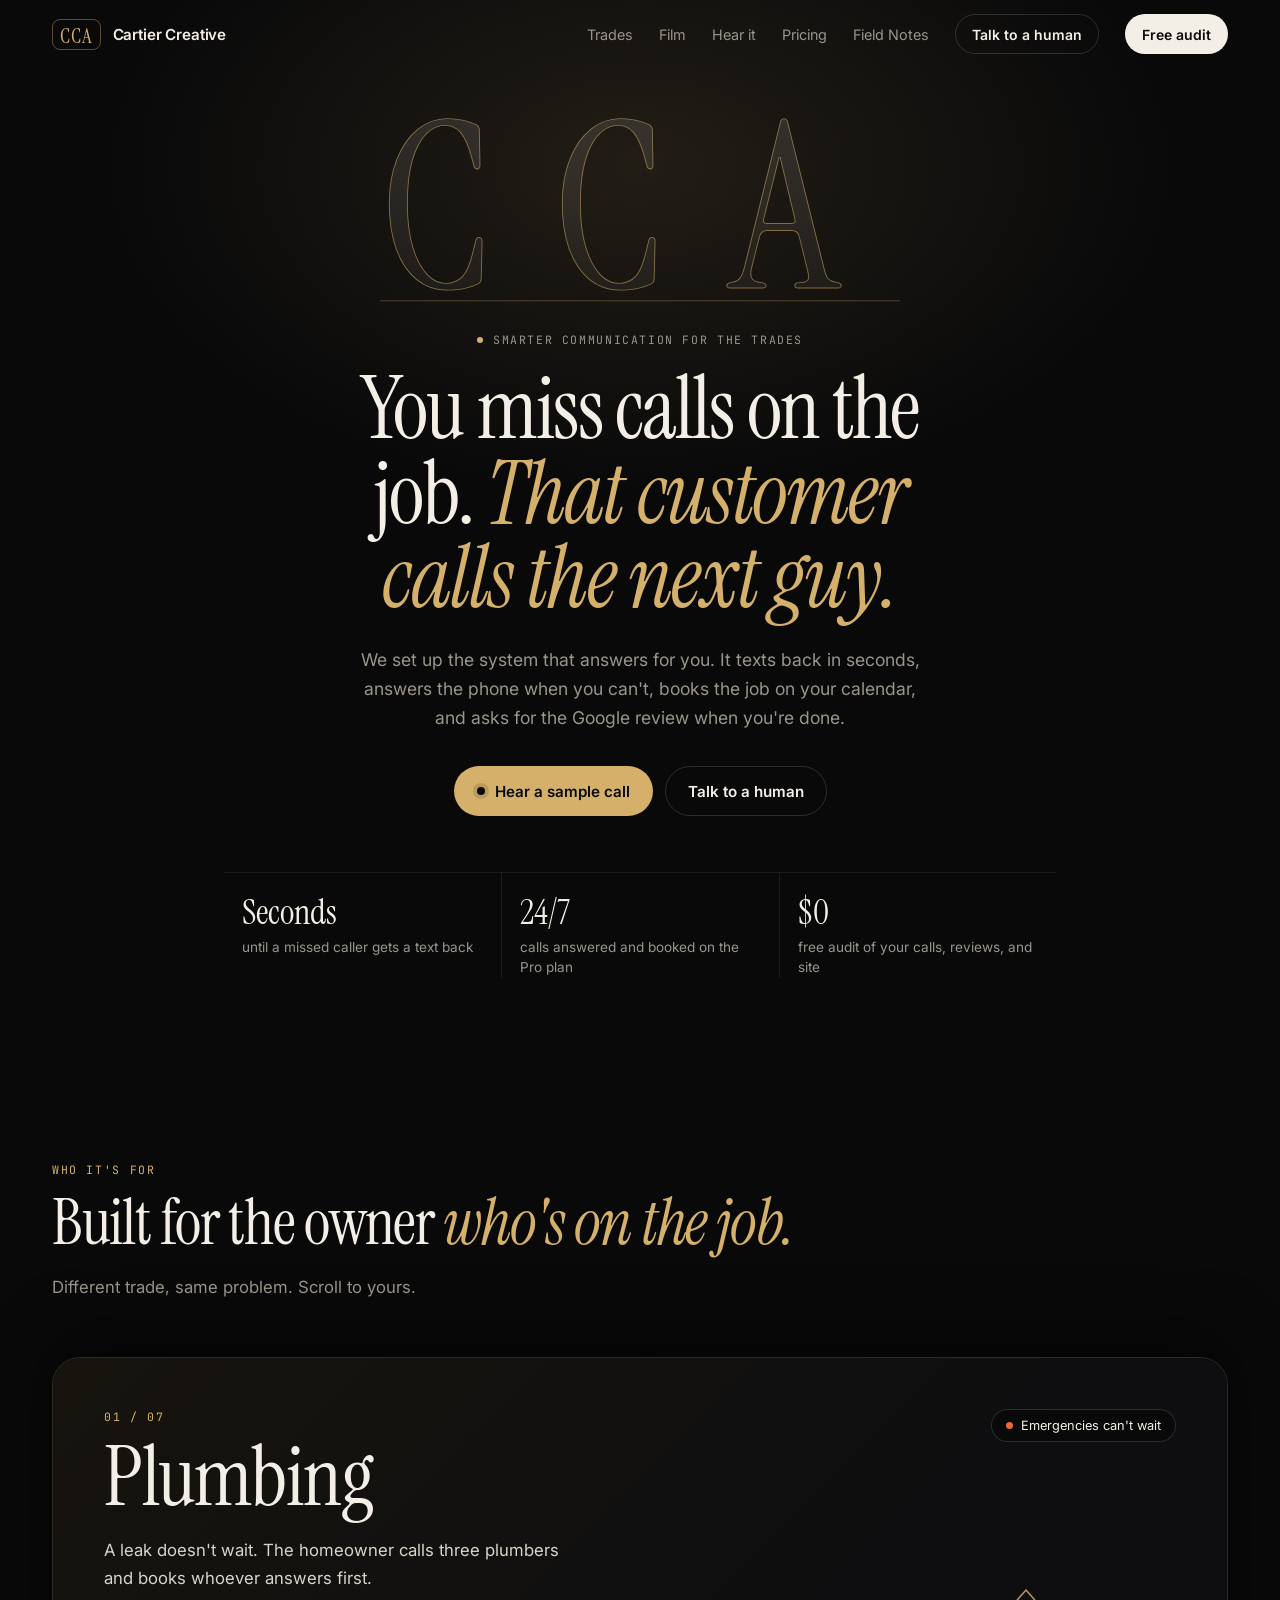
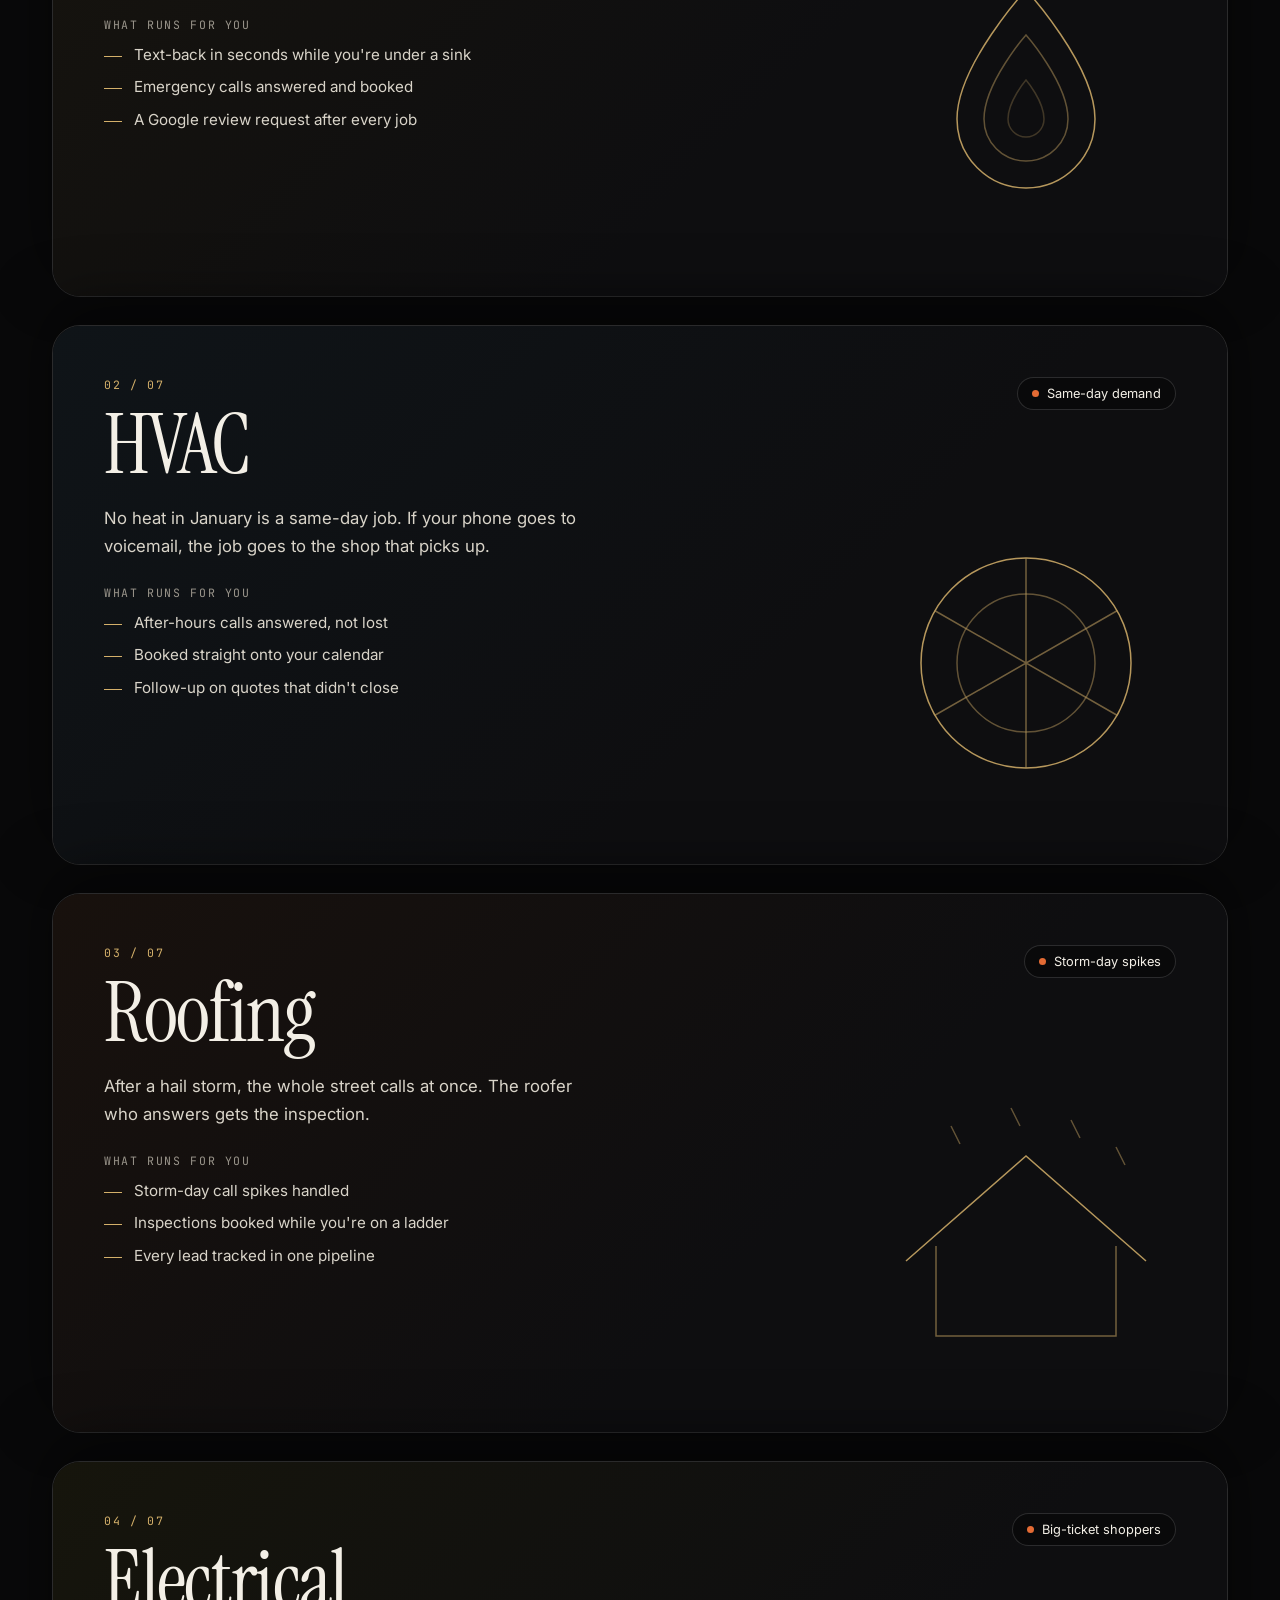
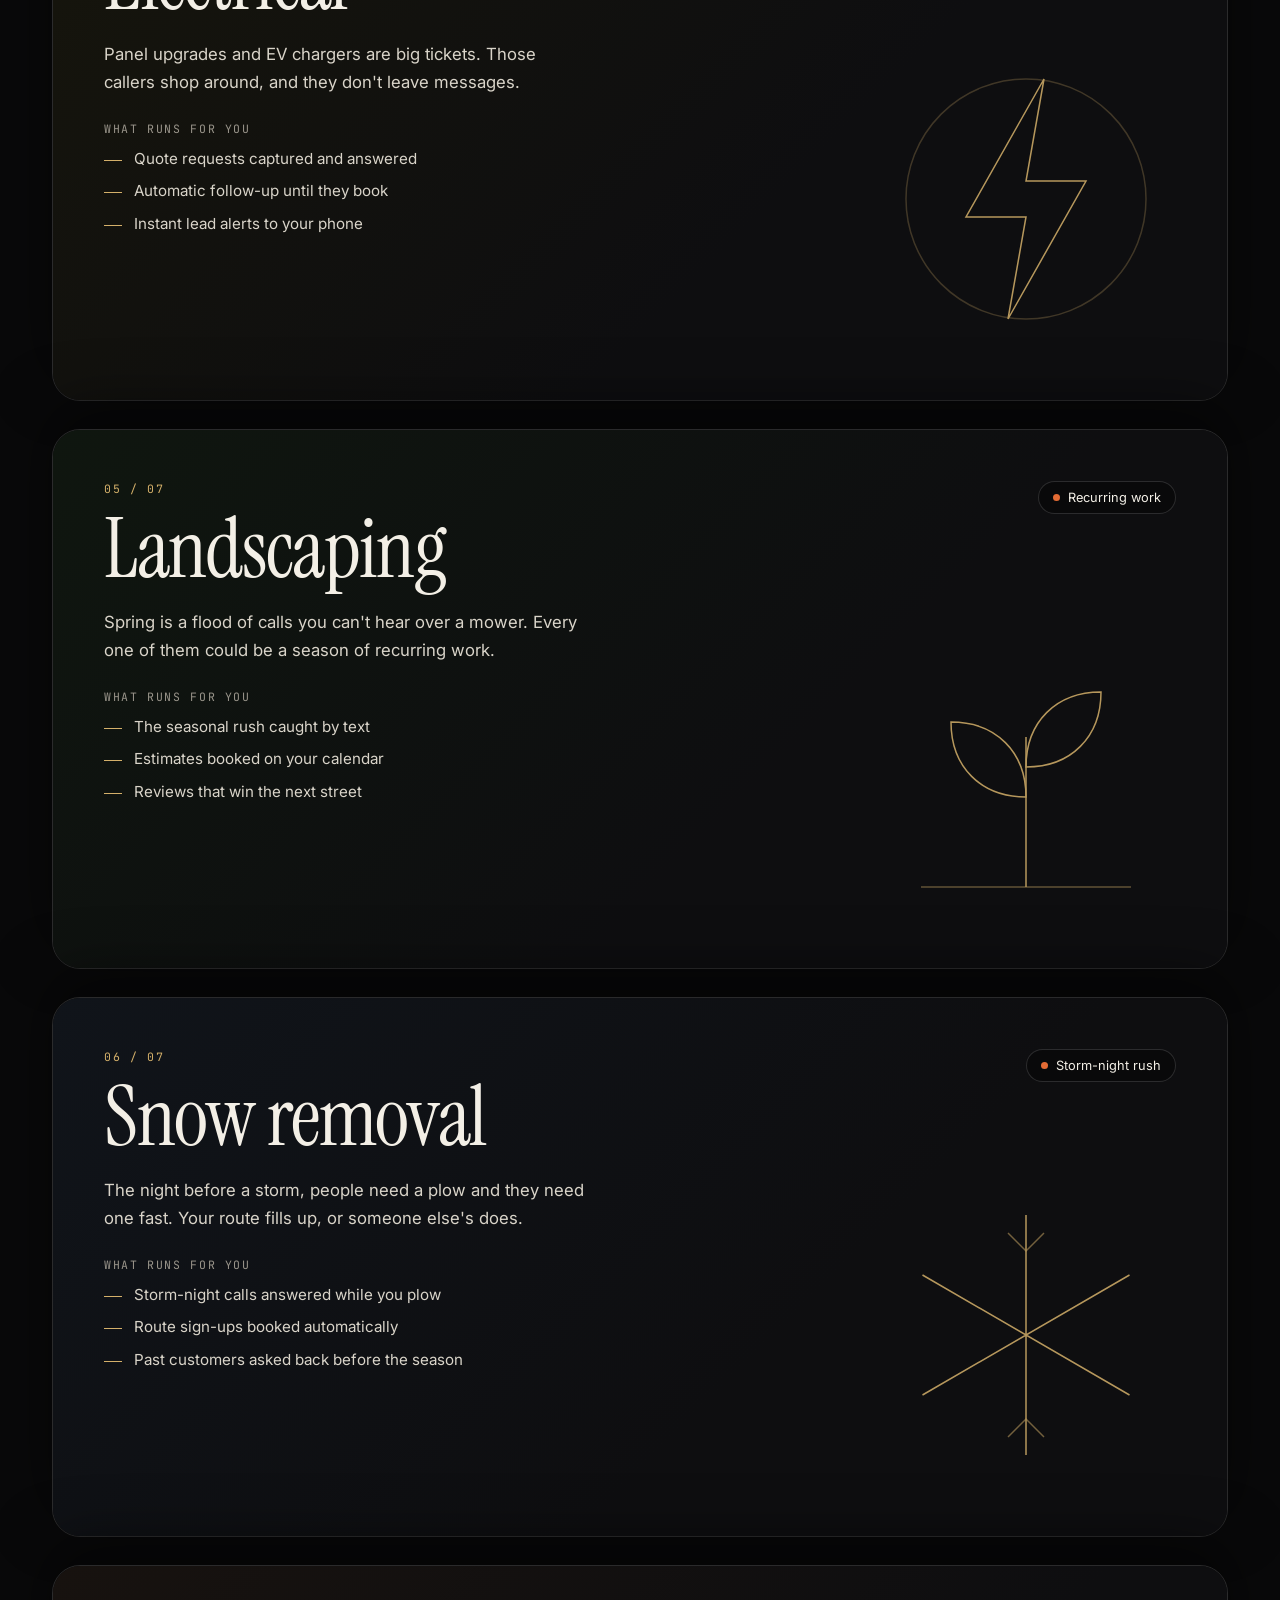
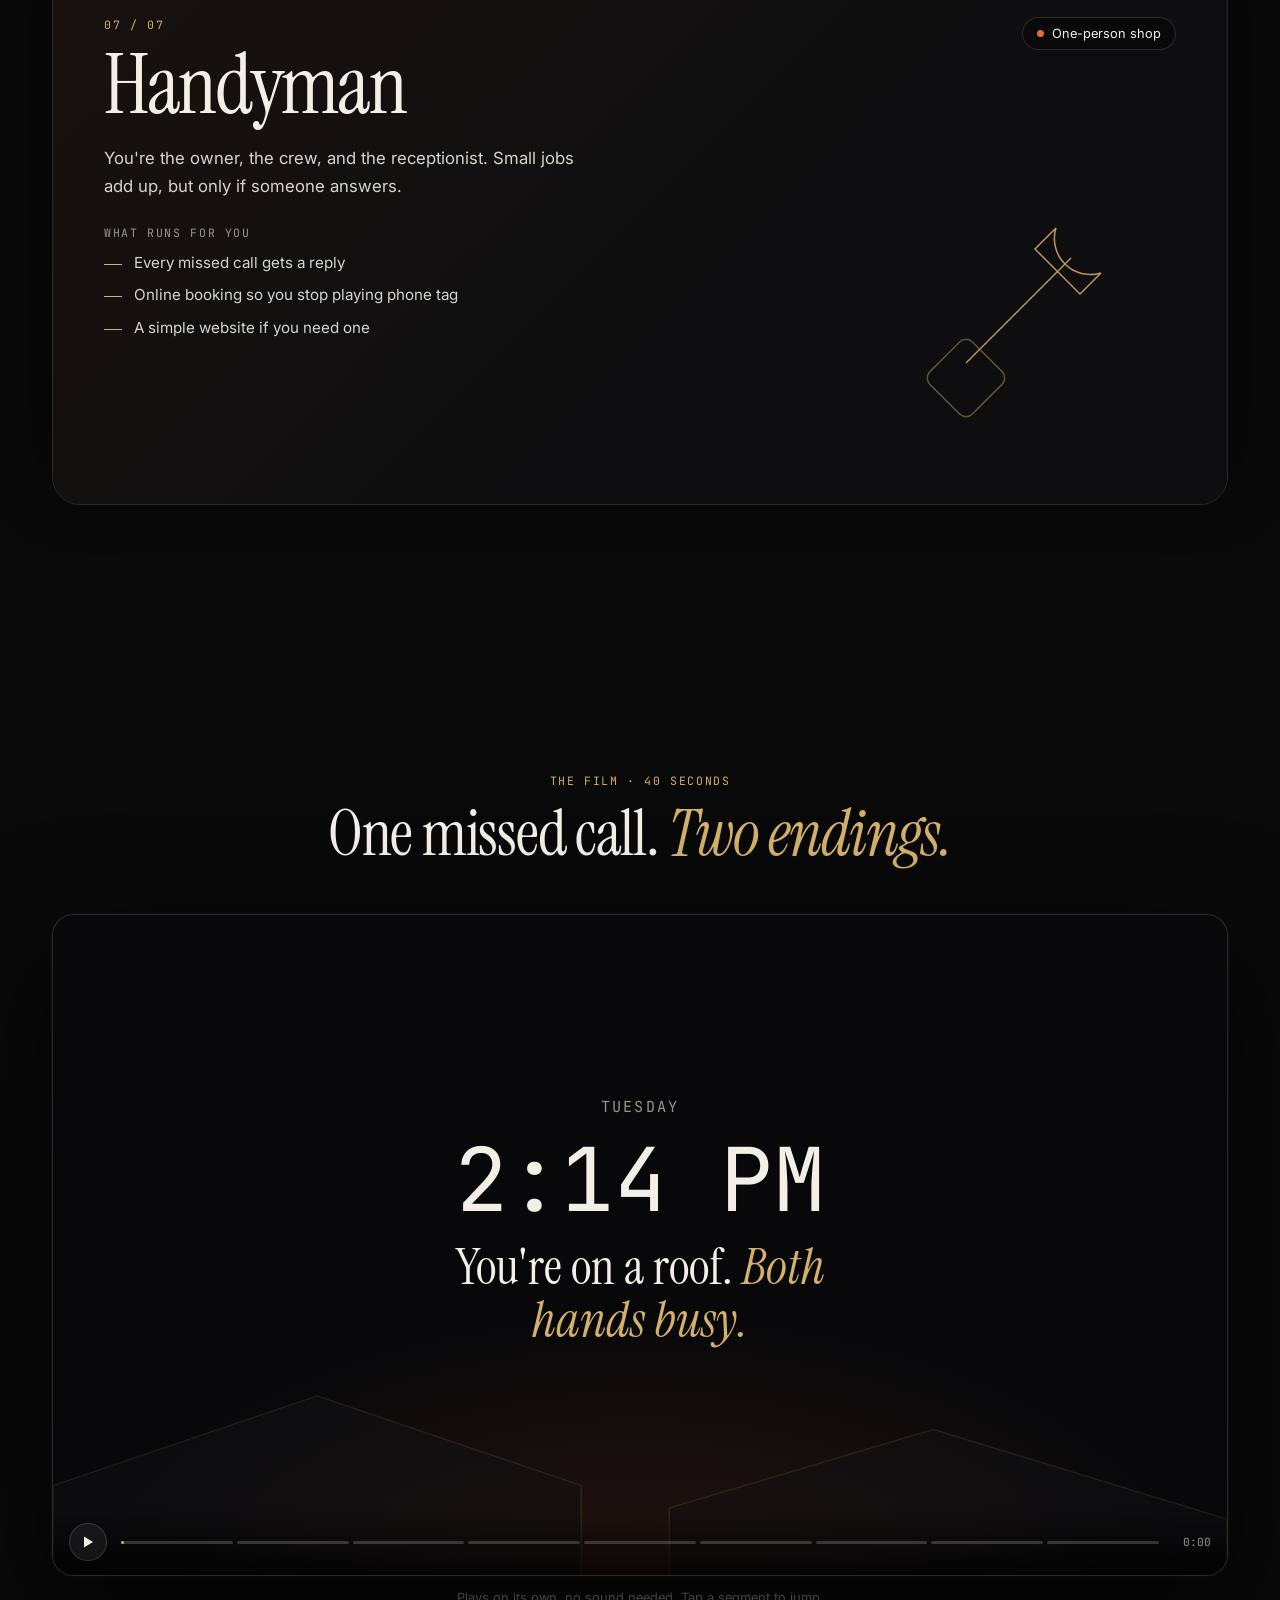
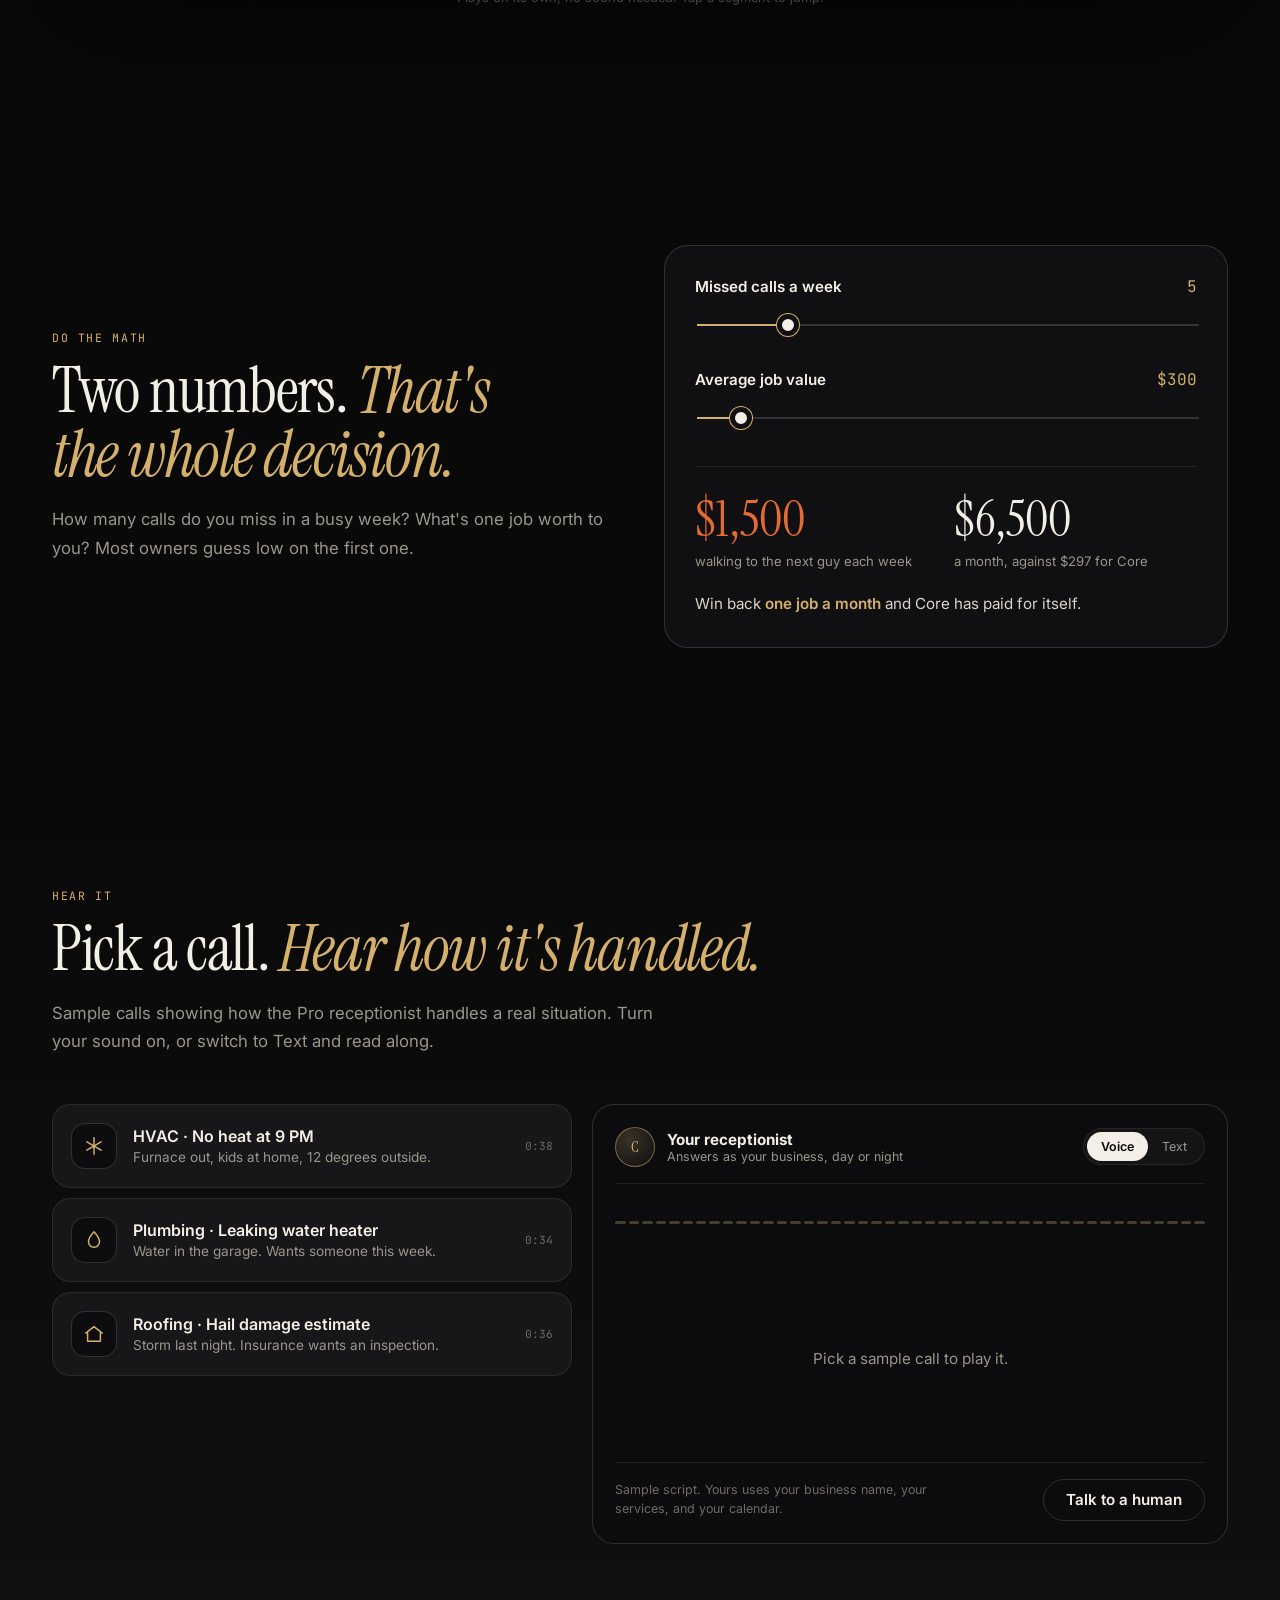
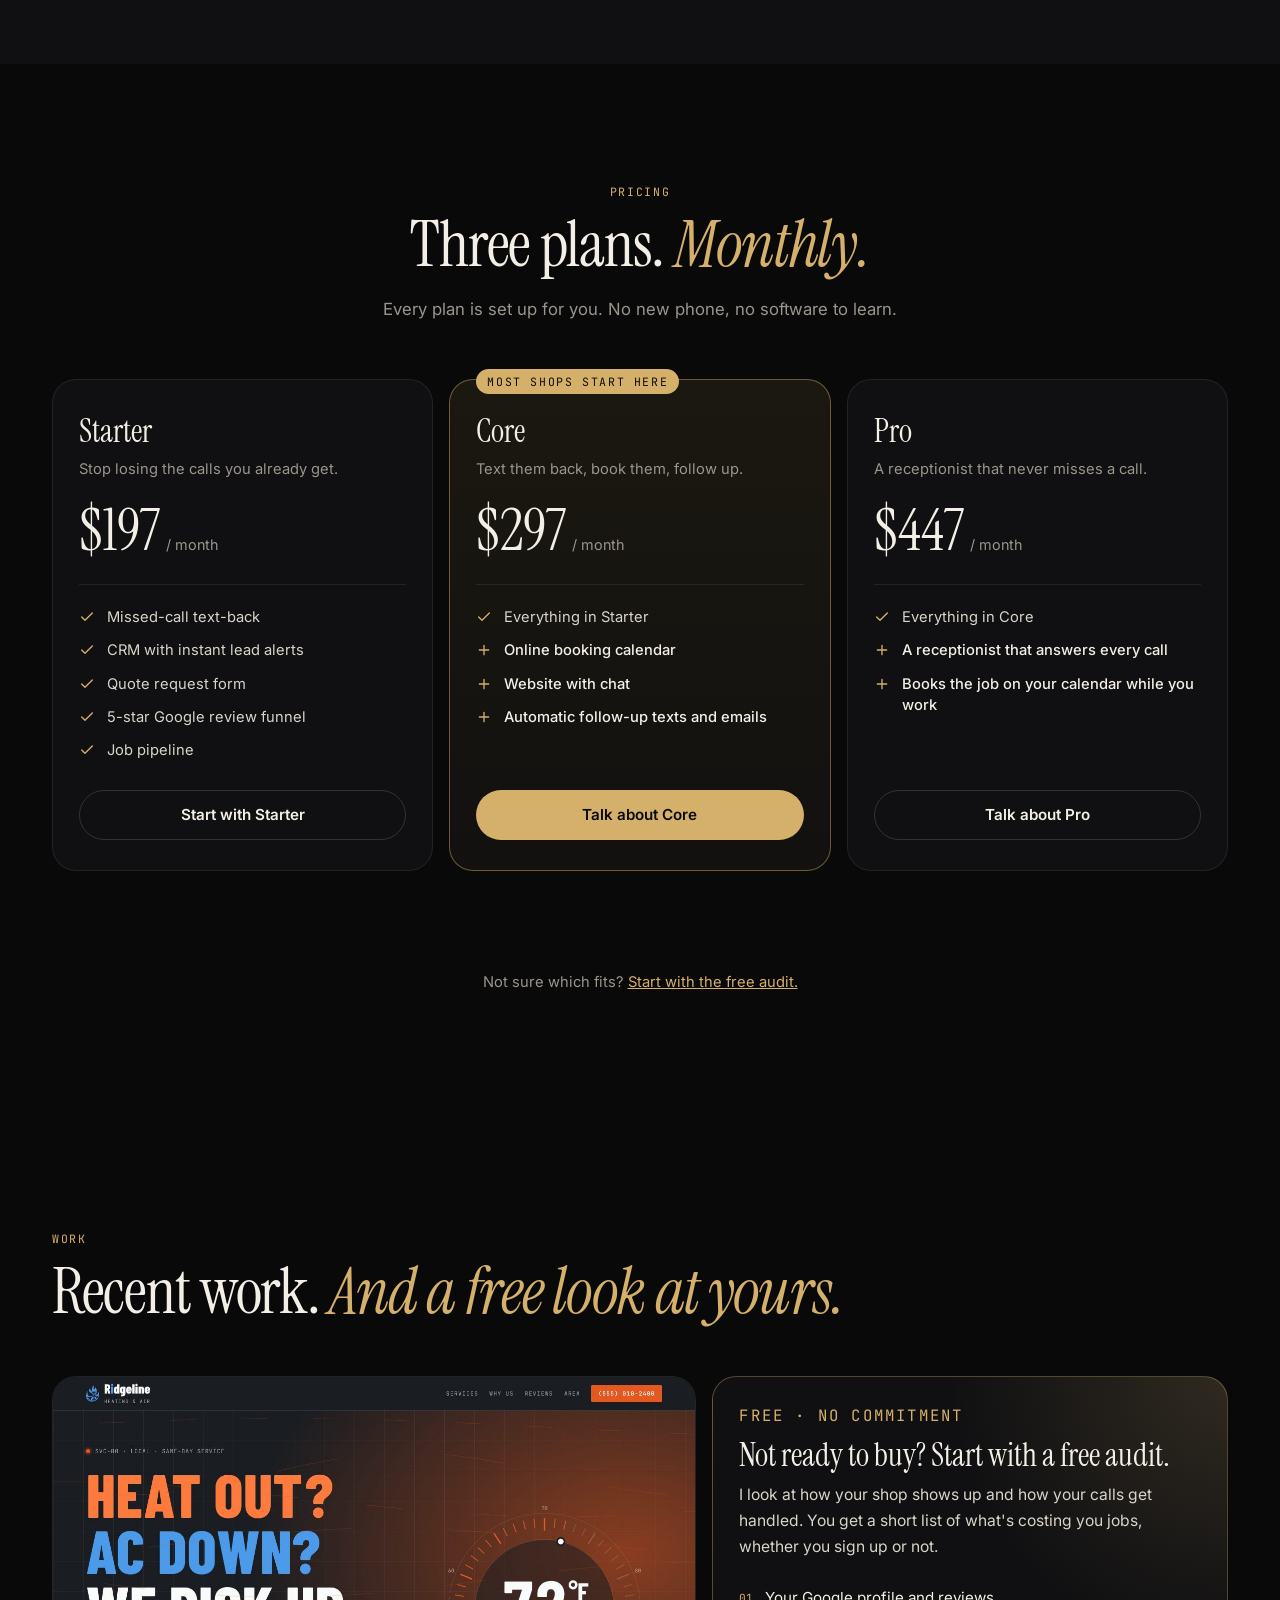
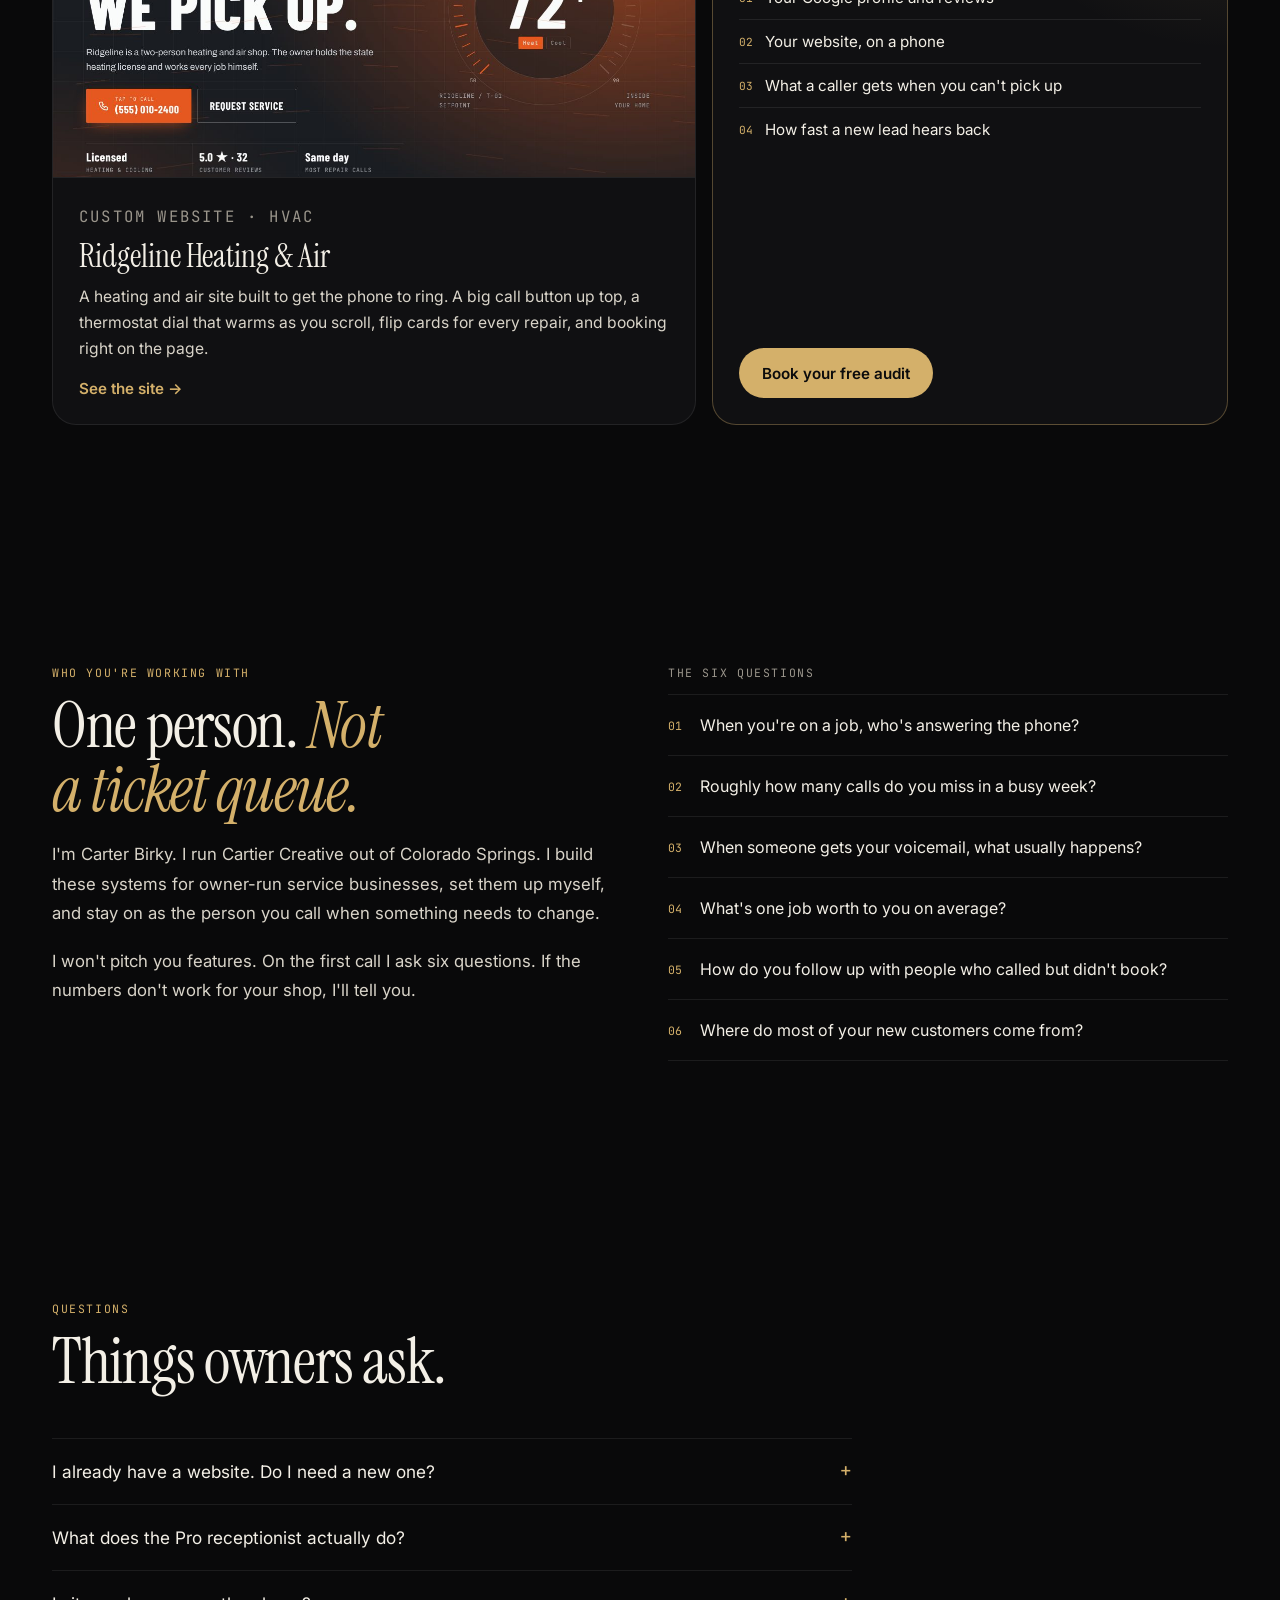
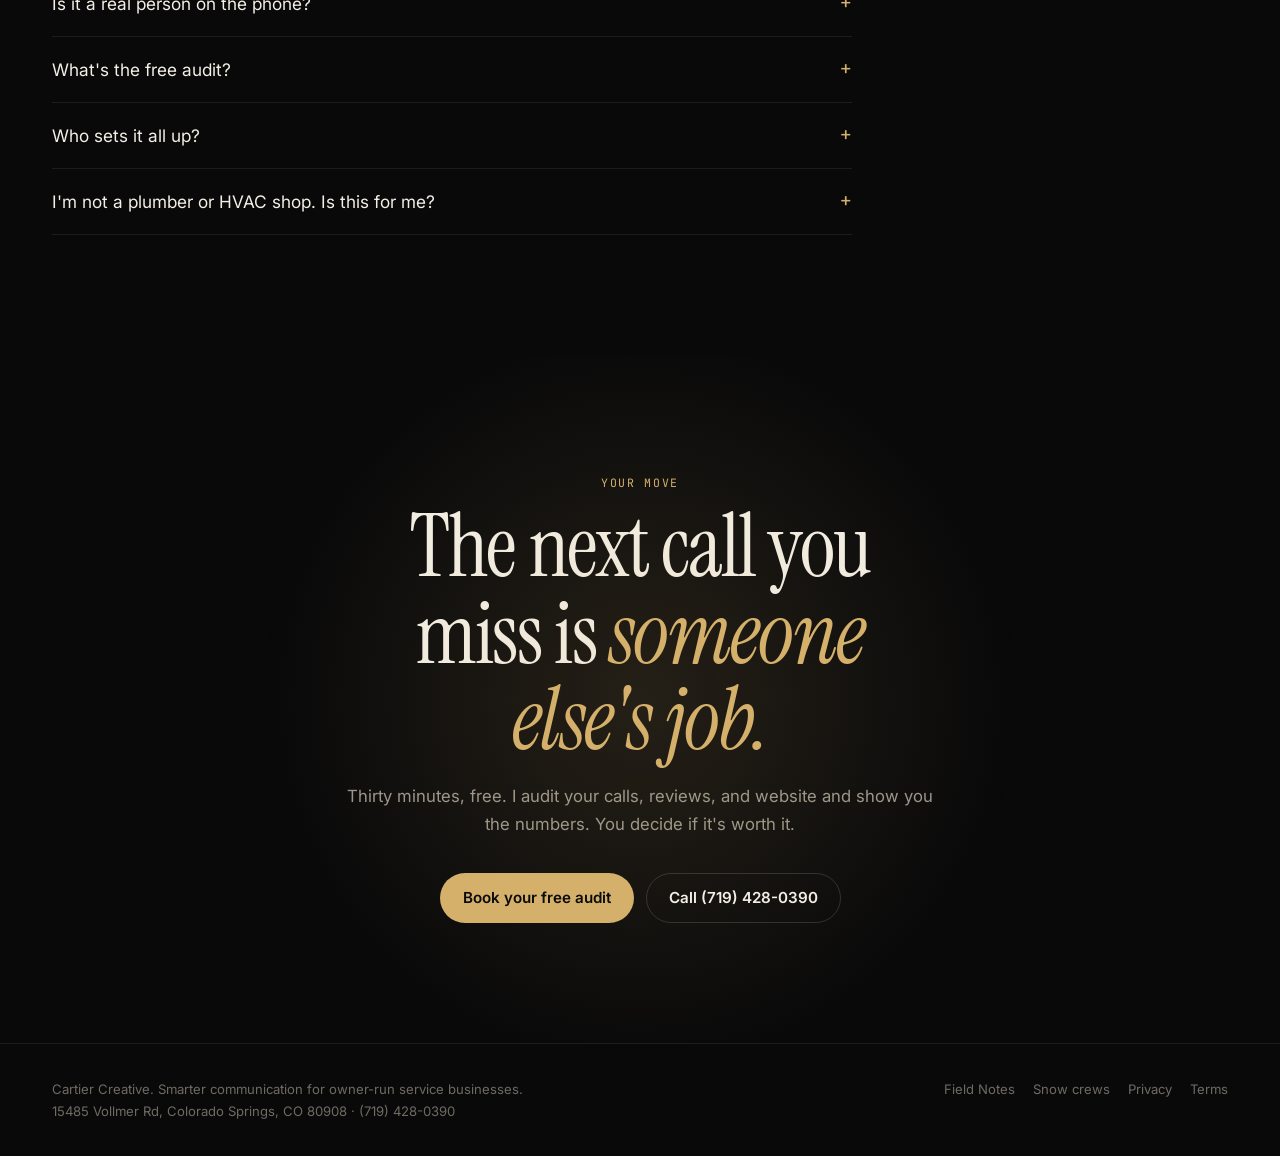
<file: index.html>
<!doctype html>
<html lang="en">
<head>
<meta charset="utf-8">
<meta name="viewport" content="width=device-width, initial-scale=1">
<title>Cartier Creative | Never miss another job</title>
<meta name="description" content="You miss calls on the job, and that customer calls the next guy. Cartier Creative texts them back, answers the phone, books the job, and asks for the review. Built for owner-run trades.">
<meta name="theme-color" content="#09090a">
<meta property="og:title" content="Cartier Creative | Never miss another job">
<meta property="og:description" content="Missed-call text-back, booking, Google reviews, and a receptionist that answers every call. Built for owner-run trades.">
<meta property="og:url" content="https://cartiercreativeco.com/">
<meta property="og:type" content="website">
<link rel="icon" href="data:image/svg+xml,%3Csvg xmlns='http://www.w3.org/2000/svg' viewBox='0 0 32 32'%3E%3Crect width='32' height='32' rx='7' fill='%2309090a'/%3E%3Ctext x='16' y='21.5' text-anchor='middle' font-family='Georgia,serif' font-size='13' fill='%23d4b06a'%3ECCA%3C/text%3E%3C/svg%3E">
<link rel="preconnect" href="https://fonts.googleapis.com">
<link rel="preconnect" href="https://fonts.gstatic.com" crossorigin>
<link href="https://fonts.googleapis.com/css2?family=Instrument+Serif:ital@0;1&family=Inter:wght@400;500;600;700&family=JetBrains+Mono:wght@500&display=swap" rel="stylesheet">
<style>
:root{
  --bg:#09090a; --bg-2:#101012; --bg-3:#17171a; --line:rgba(255,255,255,.08); --line-2:rgba(255,255,255,.14);
  --ivory:#f3efe6; --text:#d9d4c9; --mute:#9a958b; --dim:#6f6b63;
  --gold:#d4b06a; --ember:#e46b34; --ok:#6fd19a;
  --serif:"Instrument Serif",Georgia,"Times New Roman",serif;
  --sans:Inter,ui-sans-serif,system-ui,-apple-system,"Segoe UI",Roboto,sans-serif;
  --mono:"JetBrains Mono",ui-monospace,SFMono-Regular,Menlo,monospace;
  --ease:cubic-bezier(.2,.7,.2,1);
}
*,*::before,*::after{box-sizing:border-box}
html{scroll-behavior:smooth;-webkit-text-size-adjust:100%}
body{margin:0;background:var(--bg);color:var(--text);font-family:var(--sans);-webkit-font-smoothing:antialiased;overflow-x:hidden}
h1,h2,h3,h4,p,ul,ol,figure{margin:0}
ul,ol{padding:0;list-style:none}
img,svg{display:block;max-width:100%}
a{color:inherit}
button{font:inherit;color:inherit}
::selection{background:var(--gold);color:#000}
.wrap{width:100%;max-width:76rem;margin:0 auto;padding:0 20px}
.mono{font-family:var(--mono);font-size:.72rem;letter-spacing:.14em;text-transform:uppercase}
.balance{text-wrap:balance}.pretty{text-wrap:pretty}


.btn{position:relative;display:inline-flex;align-items:center;justify-content:center;gap:10px;min-height:50px;padding:0 22px;border-radius:999px;
  border:1px solid transparent;background:var(--ivory);color:#0b0b0c;font-size:.95rem;font-weight:600;text-decoration:none;cursor:pointer;
  transition:transform .2s var(--ease),background-color .2s,border-color .2s,color .2s}
.btn:hover{background:#fff;transform:translateY(-1px)}
.btn:active{transform:scale(.97)}
.btn:focus-visible{outline:2px solid var(--gold);outline-offset:3px}
.btn.ghost{background:transparent;color:var(--ivory);border-color:var(--line-2)}
.btn.ghost:hover{border-color:var(--ivory);background:rgba(255,255,255,.04)}
.btn.goldbtn{background:var(--gold);color:#0b0b0c}
.btn.goldbtn:hover{background:#e2c287}
.btn .dot{width:8px;height:8px;border-radius:50%;background:#0b0b0c;box-shadow:0 0 0 4px rgba(0,0,0,.12);animation:pulse 1.6s infinite}

.nav{position:fixed;top:0;left:0;right:0;z-index:50;transition:background-color .3s,border-color .3s;border-bottom:1px solid transparent}
.nav.solid{background:rgba(9,9,10,.8);backdrop-filter:blur(14px) saturate(1.3);-webkit-backdrop-filter:blur(14px) saturate(1.3);border-color:var(--line)}
.nav .wrap{height:68px;display:flex;align-items:center;justify-content:space-between;gap:16px}
.brand{display:flex;align-items:center;gap:12px;text-decoration:none;color:var(--ivory)}
.brand .mk{font-family:var(--serif);font-size:1.3rem;letter-spacing:.04em;color:var(--gold);border:1px solid rgba(212,176,106,.4);border-radius:8px;padding:2px 7px 0}
.brand .nm{font-weight:600;font-size:.95rem;letter-spacing:-.01em}
.links{display:flex;align-items:center;gap:26px}
.links a{font-size:.9rem;color:var(--mute);text-decoration:none;transition:color .2s}
.links a:hover{color:var(--ivory)}
.links .btn{color:#0b0b0c}.links .btn.ghost{color:var(--ivory)}
.nav .btn{min-height:40px;padding:0 16px;font-size:.875rem}
@media (max-width:960px){.links a.l{display:none}}
@media (max-width:560px){.brand .nm{display:none}.nav .btn.ghost{display:none}}

.hero{position:relative;min-height:100svh;padding:104px 0 64px;display:flex;align-items:center;overflow:hidden;isolation:isolate}
.hero::before{content:"";position:absolute;inset:-20% -10% auto;height:90%;z-index:-1;background:radial-gradient(50% 50% at 50% 40%,rgba(212,176,106,.12),transparent 70%)}
.hero .wrap{display:flex;flex-direction:column;align-items:center;text-align:center}
.emblem{position:relative;width:min(520px,88vw);aspect-ratio:560/222;margin-bottom:22px}
.emblem svg{width:100%;height:100%;overflow:visible}
.eyebrow{display:inline-flex;align-items:center;gap:10px;color:var(--mute)}
.eyebrow .pip{width:6px;height:6px;border-radius:50%;background:var(--gold);animation:pulse 2.4s infinite}
@keyframes pulse{0%,100%{opacity:1}50%{opacity:.3}}
.hero h1{margin-top:20px;max-width:16ch;font-family:var(--serif);font-weight:400;font-size:clamp(2.6rem,7.2vw,5.4rem);line-height:.98;letter-spacing:-.02em;color:var(--ivory)}
.hero h1 em{font-style:italic;color:var(--gold)}
.hero .lede{margin-top:24px;max-width:36rem;font-size:1.1rem;line-height:1.65;color:var(--mute)}
.hero .cta{margin-top:34px;display:flex;flex-wrap:wrap;gap:12px;justify-content:center}
.stats{margin-top:56px;width:100%;max-width:52rem;display:grid;grid-template-columns:repeat(3,1fr);border-top:1px solid var(--line)}
.stats div{padding:22px 18px 0;text-align:left}
.stats div + div{border-left:1px solid var(--line)}
.stats b{display:block;font-family:var(--serif);font-weight:400;font-size:2.2rem;color:var(--ivory);line-height:1}
.stats span{display:block;margin-top:8px;font-size:.85rem;line-height:1.45;color:var(--mute)}
@media (max-width:640px){.stats{grid-template-columns:1fr}.stats div+div{border-left:0;border-top:1px solid var(--line)}.stats div{padding:16px 0}}

.cca text{font-family:var(--serif);font-size:250px;fill:none;stroke:rgba(212,176,106,.55);stroke-width:1}
.cca .draw{stroke-dasharray:1400;stroke-dashoffset:1400;animation:draw 1.8s var(--ease) .1s forwards}
.cca .fillL{fill:url(#letterFill);stroke:none;opacity:0;animation:fadein 1.2s ease 1.2s forwards}
@keyframes draw{to{stroke-dashoffset:0}}
@keyframes fadein{to{opacity:1}}
.baseline{stroke-dasharray:560;stroke-dashoffset:560;animation:draw 1.2s var(--ease) 2.3s forwards}

section{position:relative;padding:120px 0}
.kicker{color:var(--gold)}
.h2{margin-top:14px;font-family:var(--serif);font-weight:400;font-size:clamp(2.2rem,5.4vw,4rem);line-height:1;letter-spacing:-.02em;color:var(--ivory)}
.h2 em{font-style:italic;color:var(--gold)}
.sub{margin-top:18px;max-width:38rem;font-size:1.05rem;line-height:1.7;color:var(--mute)}
.center{text-align:center}.center .sub{margin-left:auto;margin-right:auto}
.reveal{opacity:0;transform:translateY(24px);transition:opacity .9s var(--ease),transform .9s var(--ease)}
.reveal.in{opacity:1;transform:none}
@media (max-width:640px){section{padding:84px 0}}

/* film */
.film{margin-top:48px;position:relative;border-radius:22px;overflow:hidden;border:1px solid var(--line-2);background:#060607;aspect-ratio:16/9;
  box-shadow:0 40px 120px rgba(0,0,0,.6),0 0 0 1px rgba(212,176,106,.06)}
.scene{position:absolute;inset:0;display:flex;flex-direction:column;align-items:center;justify-content:center;gap:18px;padding:6% 8% 10%;text-align:center;
  opacity:0;transition:opacity .7s ease,transform 1.2s var(--ease);transform:scale(1.03);pointer-events:none}
.scene.on{opacity:1;transform:none}
.scene .btn{pointer-events:auto}
.cap{font-family:var(--serif);color:var(--ivory);font-size:clamp(1.4rem,4vw,3.1rem);line-height:1.08;max-width:20ch;position:relative}
.cap em{font-style:italic;color:var(--gold)}
.cap.ember em{color:var(--ember)}
.small{font-size:clamp(.7rem,1.6vw,.95rem);color:var(--mute)}
.clock{font-family:var(--mono);font-size:clamp(2rem,8vw,5.5rem);color:var(--ivory);line-height:1;position:relative}
.scene.s1{background:radial-gradient(70% 70% at 50% 110%,rgba(228,107,52,.16),transparent 70%),#08080a}
.roofline{position:absolute;left:0;right:0;bottom:0;width:100%;height:34%;opacity:.55}
.ring{position:relative;width:clamp(70px,12vw,120px);aspect-ratio:1;border-radius:28%;background:#141417;border:1px solid var(--line-2);display:grid;place-items:center}
.scene.on .ring{animation:buzz .5s ease-in-out 3}
.ring::before,.ring::after{content:"";position:absolute;inset:-12px;border-radius:34%;border:1px solid rgba(228,107,52,.5);opacity:0}
.scene.on .ring::before{animation:ripple 1.4s ease-out infinite}
.scene.on .ring::after{animation:ripple 1.4s ease-out .5s infinite}
@keyframes ripple{0%{opacity:.8;transform:scale(.9)}100%{opacity:0;transform:scale(1.4)}}
@keyframes buzz{0%,100%{transform:rotate(0)}25%{transform:rotate(-6deg)}75%{transform:rotate(6deg)}}
.missed{display:inline-flex;align-items:center;gap:10px;padding:10px 16px;border-radius:999px;background:rgba(228,107,52,.12);border:1px solid rgba(228,107,52,.4);color:#ffb38f}
.lost{font-family:var(--serif);font-size:clamp(3rem,12vw,8rem);line-height:1;color:var(--ember)}
.scene.s4{background:linear-gradient(180deg,#120806,#07070a)}
.rewind{font-family:var(--mono);color:var(--gold);font-size:clamp(.8rem,2vw,1.1rem);letter-spacing:.3em}
.scene.s5.on .rewind{animation:flick .18s steps(2) 6}
@keyframes flick{50%{opacity:.2}}
.thread{width:min(440px,92%);display:flex;flex-direction:column;gap:8px;text-align:left}
.b{max-width:86%;padding:10px 14px;border-radius:16px;font-size:clamp(.72rem,1.6vw,.95rem);line-height:1.4;opacity:0;transform:translateY(8px)}
.b.us{align-self:flex-end;background:var(--gold);color:#120f08;border-bottom-right-radius:4px}
.b.them{align-self:flex-start;background:#1a1a1e;color:var(--ivory);border:1px solid var(--line-2);border-bottom-left-radius:4px}
.b.sys{align-self:center;color:var(--mute);font-family:var(--mono);font-size:.68rem;letter-spacing:.12em;padding:4px}
.scene.on .b{animation:pop .5s var(--ease) forwards}
@keyframes pop{to{opacity:1;transform:none}}
.booked{display:flex;gap:16px;align-items:center;padding:18px 22px;border-radius:18px;background:#121214;border:1px solid rgba(111,209,154,.35);text-align:left}
.booked .cal{flex:0 0 auto;width:clamp(54px,9vw,76px);aspect-ratio:1;border-radius:14px;background:#0b0b0c;border:1px solid var(--line-2);display:flex;flex-direction:column;align-items:center;justify-content:center}
.booked .cal span{font-family:var(--mono);font-size:.62rem;color:var(--ember);letter-spacing:.1em}
.booked .cal b{font-family:var(--serif);font-weight:400;font-size:clamp(1.5rem,4vw,2.4rem);color:var(--ivory);line-height:1}
.booked h4{color:var(--ivory);font-size:clamp(.95rem,2vw,1.2rem);font-weight:600}
.booked p{color:var(--mute);font-size:clamp(.75rem,1.6vw,.95rem);margin-top:4px}
.stars{display:flex;gap:6px}
.stars i{display:block;width:clamp(26px,5vw,44px);aspect-ratio:1;background:var(--gold);opacity:.12;
  clip-path:polygon(50% 0,61% 35%,98% 35%,68% 57%,79% 91%,50% 70%,21% 91%,32% 57%,2% 35%,39% 35%)}
.scene.on .stars i{animation:star .4s var(--ease) forwards}
.scene.on .stars i:nth-child(2){animation-delay:.15s}.scene.on .stars i:nth-child(3){animation-delay:.3s}
.scene.on .stars i:nth-child(4){animation-delay:.45s}.scene.on .stars i:nth-child(5){animation-delay:.6s}
@keyframes star{to{opacity:1}}
.hud{position:absolute;left:0;right:0;bottom:0;z-index:5;display:flex;align-items:center;gap:14px;padding:14px 16px;background:linear-gradient(0deg,rgba(0,0,0,.75),transparent)}
.pp{flex:0 0 auto;width:38px;height:38px;border-radius:50%;border:1px solid var(--line-2);background:rgba(255,255,255,.06);display:grid;place-items:center;cursor:pointer}
.pp:hover{background:rgba(255,255,255,.12)}
.pp:focus-visible,.segs button:focus-visible{outline:2px solid var(--gold);outline-offset:2px}
.segs{flex:1;display:flex;gap:4px}
.segs button{flex:1;height:22px;padding:0;border:0;background:none;cursor:pointer;position:relative}
.segs button::before{content:"";position:absolute;left:0;right:0;top:10px;height:3px;border-radius:2px;background:rgba(255,255,255,.18)}
.segs button i{position:absolute;left:0;top:10px;height:3px;border-radius:2px;background:var(--gold);width:0}
.tc{font-family:var(--mono);font-size:.7rem;color:var(--mute);min-width:3.4em;text-align:right}
.film-note{margin-top:14px;font-size:.8rem;color:var(--dim);text-align:center}
@media (max-width:640px){.film{aspect-ratio:4/5;border-radius:18px}.hud{padding:10px}.scene.s6{padding:5% 5% 60px}.thread{gap:6px;width:100%}.b{font-size:.74rem;padding:8px 11px;line-height:1.35}.b.sys{font-size:.6rem}}

/* hear */
.hear{background:linear-gradient(180deg,var(--bg),var(--bg-2))}
.hear-grid{margin-top:48px;display:grid;grid-template-columns:.9fr 1.1fr;gap:20px;align-items:stretch}
.calls{display:flex;flex-direction:column;gap:10px}
.call{display:flex;align-items:center;gap:16px;padding:18px;border-radius:18px;background:var(--bg-3);border:1px solid var(--line);cursor:pointer;text-align:left;
  transition:border-color .25s,background-color .25s,transform .25s var(--ease)}
.call:hover{border-color:var(--line-2);transform:translateX(3px)}
.call[aria-pressed="true"]{border-color:rgba(212,176,106,.6);background:#1b1913}
.call:focus-visible{outline:2px solid var(--gold);outline-offset:2px}
.call .ic{flex:0 0 46px;height:46px;border-radius:14px;display:grid;place-items:center;background:#0d0d0f;border:1px solid var(--line-2);color:var(--gold)}
.call .t{display:block;font-size:1rem;font-weight:600;color:var(--ivory)}
.call .d{display:block;margin-top:3px;font-size:.85rem;color:var(--mute)}
.call .tm{margin-left:auto;font-family:var(--mono);font-size:.7rem;color:var(--dim)}
.console{border-radius:22px;background:#0c0c0e;border:1px solid var(--line-2);padding:22px;display:flex;flex-direction:column;min-height:440px}
.console-top{display:flex;flex-wrap:wrap;align-items:center;justify-content:space-between;gap:12px;padding-bottom:16px;border-bottom:1px solid var(--line)}
.who{display:flex;align-items:center;gap:12px}
.who .av{flex:0 0 40px;width:40px;height:40px;border-radius:50%;background:radial-gradient(circle at 35% 30%,#3a3428,#0d0d0f);border:1px solid rgba(212,176,106,.5);display:grid;place-items:center;font-family:var(--serif);color:var(--gold)}
.who b{display:block;color:var(--ivory);font-size:.95rem}
.who small{display:block;font-size:.78rem;color:var(--mute)}
.mode{display:flex;padding:3px;border-radius:999px;background:#141417;border:1px solid var(--line)}
.mode button{border:0;background:none;padding:7px 14px;border-radius:999px;font-size:.78rem;color:var(--mute);cursor:pointer}
.mode button[aria-pressed="true"]{background:var(--ivory);color:#0b0b0c;font-weight:600}
.wave{height:46px;display:flex;align-items:center;gap:3px;margin:16px 0 6px}
.wave i{flex:1;height:6%;min-height:2px;border-radius:2px;background:rgba(212,176,106,.3);transition:height .12s}
.console.playing .wave i{background:var(--gold)}
.console.textmode .wave{visibility:hidden;height:8px;margin:6px 0 0}
.lines{flex:1;display:flex;flex-direction:column;gap:10px;overflow:auto;max-height:320px;padding:8px 2px 4px}
.ln{max-width:88%;padding:10px 14px;border-radius:14px;font-size:.92rem;line-height:1.5;animation:pop .4s var(--ease) both}
.ln small{display:block;font-family:var(--mono);font-size:.62rem;letter-spacing:.12em;text-transform:uppercase;margin-bottom:4px;opacity:.7}
.ln.rx{align-self:flex-start;background:#18160f;border:1px solid rgba(212,176,106,.28);color:var(--ivory)}
.ln.caller{align-self:flex-end;background:#1a1a1e;border:1px solid var(--line-2);color:var(--text)}
.ln.event{align-self:center;color:var(--ok);font-family:var(--mono);font-size:.72rem;letter-spacing:.1em;text-transform:uppercase;padding:4px;text-align:center}
.console-foot{display:flex;flex-wrap:wrap;align-items:center;justify-content:space-between;gap:12px;padding-top:16px;border-top:1px solid var(--line)}
.console-foot .note{font-size:.78rem;color:var(--dim);max-width:22rem;line-height:1.5}
.foot-btns{display:flex;flex-wrap:wrap;gap:8px}.stopbtn{min-height:42px;border-color:rgba(228,107,52,.5)}.stopbtn[hidden]{display:none}
.idle{margin:auto;text-align:center;color:var(--mute);font-size:.95rem}
@media (max-width:900px){.hear-grid{grid-template-columns:1fr}.console{min-height:400px}}

/* stack */
.stack{margin-top:56px;position:relative}
.tcard{position:sticky;top:96px;height:min(540px,calc(100svh - 130px));margin-bottom:28px;border-radius:28px;overflow:hidden;
  border:1px solid var(--line-2);transform-origin:50% 0;will-change:transform;box-shadow:0 -20px 60px rgba(0,0,0,.5)}
.tcard .in{position:relative;height:100%;display:grid;grid-template-columns:1.15fr .85fr;gap:24px;padding:clamp(24px,4vw,52px);background:var(--card-bg,#121214)}
.tcard .shade{position:absolute;inset:0;background:#000;opacity:0;pointer-events:none}
.tcard .no{color:var(--gold)}
.tcard h3{margin-top:14px;font-family:var(--serif);font-weight:400;font-size:clamp(2.6rem,7vw,5.2rem);line-height:.95;color:var(--ivory);letter-spacing:-.02em}
.tcard .scn{margin-top:20px;max-width:30rem;font-size:1.05rem;line-height:1.65;color:var(--text)}
.tcard .lbl{margin-top:24px;color:var(--mute)}
.tcard ul{margin-top:12px;display:flex;flex-direction:column;gap:10px;max-width:30rem}
.tcard li{display:flex;gap:12px;font-size:.95rem;line-height:1.5;color:var(--text)}
.tcard li::before{content:"";flex:0 0 18px;height:1px;margin-top:12px;background:var(--gold)}
.tcard .art{position:relative;display:flex;align-items:flex-end;justify-content:flex-end}
.tcard .art svg{width:100%;max-width:300px;height:auto;opacity:.85}
.tcard .chip{position:absolute;top:0;right:0;display:inline-flex;align-items:center;gap:8px;padding:8px 14px;border-radius:999px;background:rgba(0,0,0,.35);border:1px solid var(--line-2);font-size:.8rem;color:var(--ivory)}
.tcard .chip i{width:7px;height:7px;border-radius:50%;background:var(--ember)}
@media (max-width:820px){
  .tcard{top:80px;height:auto;min-height:min(620px,calc(100svh - 110px))}
  .tcard .in{grid-template-columns:1fr;gap:8px}
  .tcard .art{order:-1;justify-content:space-between;align-items:center}
  .tcard .art svg{max-width:64px}
  .tcard .chip{position:static}
}

/* math */
.math-grid{display:grid;grid-template-columns:1fr 1fr;gap:48px;align-items:center}
.calc{border-radius:24px;background:var(--bg-2);border:1px solid var(--line-2);padding:30px}
.field + .field{margin-top:26px}
.fh{display:flex;justify-content:space-between;align-items:baseline}
.fh label{font-weight:600;color:var(--ivory);font-size:.95rem}
.fh output{font-family:var(--mono);color:var(--gold)}
input[type=range]{-webkit-appearance:none;appearance:none;width:100%;margin-top:14px;height:28px;background:transparent;cursor:pointer}
input[type=range]::-webkit-slider-runnable-track{height:2px;background:linear-gradient(90deg,var(--gold) var(--p,20%),rgba(255,255,255,.15) var(--p,20%))}
input[type=range]::-moz-range-track{height:2px;background:rgba(255,255,255,.15)}
input[type=range]::-moz-range-progress{height:2px;background:var(--gold)}
input[type=range]::-webkit-slider-thumb{-webkit-appearance:none;width:22px;height:22px;margin-top:-10px;border-radius:50%;background:var(--ivory);border:5px solid var(--bg-2);box-shadow:0 0 0 1px var(--gold)}
input[type=range]::-moz-range-thumb{width:14px;height:14px;border-radius:50%;background:var(--ivory);border:4px solid var(--bg-2);box-shadow:0 0 0 1px var(--gold)}
input[type=range]:focus-visible{outline:2px solid var(--gold);outline-offset:4px;border-radius:4px}
.res{margin-top:30px;padding-top:26px;border-top:1px solid var(--line);display:grid;grid-template-columns:1fr 1fr;gap:16px}
.res b{display:block;font-family:var(--serif);font-weight:400;font-size:clamp(2.2rem,5vw,3.2rem);line-height:1;color:var(--ivory)}
.res b.lossn{color:var(--ember)}
.res span{display:block;margin-top:8px;font-size:.82rem;color:var(--mute);line-height:1.4}
.verdict{margin-top:22px;color:var(--text);font-size:.95rem;line-height:1.6}
.verdict strong{color:var(--gold);font-weight:600}
@media (max-width:860px){.math-grid{grid-template-columns:1fr}}

/* pricing */
.tiers{margin-top:56px;display:grid;grid-template-columns:repeat(3,1fr);gap:16px;align-items:stretch}
.tier{position:relative;display:flex;flex-direction:column;border-radius:24px;padding:30px 26px;background:var(--bg-2);border:1px solid var(--line);transition:transform .35s var(--ease),border-color .35s}
.tier:hover{transform:translateY(-4px);border-color:var(--line-2)}
.tier.core{background:linear-gradient(180deg,#1b1810,#121110);border-color:rgba(212,176,106,.45)}
.tier .flag{position:absolute;top:-11px;left:26px;padding:5px 11px;border-radius:999px;background:var(--gold);color:#120f08}
.tier h3{font-family:var(--serif);font-weight:400;font-size:2rem;color:var(--ivory)}
.tier .for{margin-top:6px;font-size:.92rem;color:var(--mute);line-height:1.5}
.tier .price{margin-top:22px;display:flex;align-items:baseline;gap:6px}
.tier .price b{font-family:var(--serif);font-weight:400;font-size:3.6rem;line-height:1;color:var(--ivory)}
.tier .price span{color:var(--mute);font-size:.9rem}
.tier ul{margin-top:24px;padding-top:22px;border-top:1px solid var(--line);display:flex;flex-direction:column;gap:12px;flex:1}
.tier li{display:flex;gap:12px;font-size:.92rem;line-height:1.45;color:var(--text)}
.tier li svg{flex:0 0 auto;margin-top:2px}
.tier li.plus{color:var(--ivory);font-weight:500}
.tier .btn{margin-top:28px;width:100%}
.pitch{margin-top:44px;text-align:center;font-family:var(--serif);font-size:clamp(1.5rem,3.4vw,2.4rem);color:var(--ivory);line-height:1.2}
.pitch em{font-style:italic;color:var(--gold)}
.pitch-sub{margin-top:12px;text-align:center;color:var(--mute);font-size:.92rem}
.pitch-sub a{color:var(--gold)}
@media (max-width:900px){.tiers{grid-template-columns:1fr;max-width:30rem;margin-left:auto;margin-right:auto}}

/* work */
.work-grid{margin-top:52px;display:grid;grid-template-columns:1.25fr 1fr;gap:16px}
.wcard{position:relative;border-radius:24px;overflow:hidden;border:1px solid var(--line);background:var(--bg-2);display:flex;flex-direction:column}
.wcard .shot{aspect-ratio:16/10;overflow:hidden;border-bottom:1px solid var(--line)}
.wcard .shot img{width:100%;height:100%;object-fit:cover;object-position:top left;transition:transform 1.2s var(--ease)}
.wcard:hover .shot img{transform:scale(1.04)}
.wcard .body{padding:26px;display:flex;flex-direction:column;gap:10px;flex:1}
.wcard .kick{color:var(--mute)}
.wcard h3{font-family:var(--serif);font-weight:400;font-size:2rem;color:var(--ivory);line-height:1.05}
.wcard p{font-size:.98rem;line-height:1.65;color:var(--text)}
.wcard .go{margin-top:auto;padding-top:8px;color:var(--gold);text-decoration:none;font-weight:600;font-size:.95rem}
.wcard .go:hover{text-decoration:underline}
.wcard.audit{background:radial-gradient(90% 70% at 100% 0%,rgba(212,176,106,.16),transparent 60%),var(--bg-2);border-color:rgba(212,176,106,.35);scroll-margin-top:90px}
.wcard.audit .kick{color:var(--gold)}
.checks{margin-top:6px;display:flex;flex-direction:column}
.checks li{display:flex;gap:12px;padding:12px 0;border-bottom:1px solid var(--line);font-size:.95rem;color:var(--ivory)}
.checks li:last-child{border-bottom:0}
.checks li span{font-family:var(--mono);font-size:.7rem;color:var(--gold);padding-top:3px}
.wcard.audit .btn{margin-top:auto;align-self:flex-start}
@media (max-width:860px){.work-grid{grid-template-columns:1fr}}

/* about */
.about-grid{display:grid;grid-template-columns:1fr 1fr;gap:56px;align-items:start}
.para{margin-top:18px;font-size:1.05rem;line-height:1.75;color:var(--text)}
.qs{counter-reset:q;border-top:1px solid var(--line)}
.qs li{counter-increment:q;display:flex;gap:18px;padding:18px 0;border-bottom:1px solid var(--line);font-size:1rem;line-height:1.5;color:var(--ivory)}
.qs li::before{content:counter(q,decimal-leading-zero);font-family:var(--mono);font-size:.72rem;color:var(--gold);padding-top:4px}
.qh{margin-bottom:14px;color:var(--mute)}
@media (max-width:860px){.about-grid{grid-template-columns:1fr;gap:36px}}

.faq{margin-top:44px;max-width:50rem;border-top:1px solid var(--line)}
.faq details{border-bottom:1px solid var(--line)}
.faq summary{cursor:pointer;list-style:none;display:flex;justify-content:space-between;gap:16px;padding:22px 0;font-size:1.08rem;color:var(--ivory)}
.faq summary::-webkit-details-marker{display:none}
.faq summary::after{content:"+";font-family:var(--mono);color:var(--gold);font-size:1.2rem;line-height:1;transition:transform .3s}
.faq details[open] summary::after{transform:rotate(45deg)}
.faq summary:focus-visible{outline:2px solid var(--gold);outline-offset:4px}
.faq details p{padding:0 0 22px;max-width:42rem;font-size:1rem;line-height:1.7;color:var(--mute)}
.faq a{color:var(--gold)}

.final{text-align:center;overflow:hidden}
.final::before{content:"";position:absolute;left:50%;top:50%;width:900px;height:900px;transform:translate(-50%,-50%);border-radius:50%;background:radial-gradient(circle,rgba(212,176,106,.14),transparent 60%);pointer-events:none}
.final .h2{font-size:clamp(2.6rem,7vw,5.4rem);max-width:14ch;margin-left:auto;margin-right:auto}
.final .cta{margin-top:34px;display:flex;flex-wrap:wrap;gap:12px;justify-content:center}

footer{border-top:1px solid var(--line);padding:34px 0;color:var(--dim)}
footer .wrap{display:flex;flex-wrap:wrap;gap:14px 24px;justify-content:space-between;align-items:baseline}
footer p{font-size:.82rem;line-height:1.7}
footer nav{display:flex;flex-wrap:wrap;gap:18px}
footer a{font-size:.82rem;color:var(--dim);text-decoration:none}
footer a:hover{color:var(--gold)}

@media (prefers-reduced-motion:reduce){
  html{scroll-behavior:auto}
  *,*::before,*::after{animation-duration:.001s!important;animation-delay:0s!important;animation-iteration-count:1!important;transition-duration:.001s!important}
  .reveal{opacity:1;transform:none}
}
</style>
</head>
<body>
<header class="nav" id="nav">
  <div class="wrap">
    <a class="brand" href="/" aria-label="Cartier Creative home"><span class="mk">CCA</span><span class="nm">Cartier Creative</span></a>
    <nav class="links" aria-label="Main">
      <a class="l" href="#trades">Trades</a>
      <a class="l" href="#film">Film</a>
      <a class="l" href="#hear">Hear it</a>
      <a class="l" href="#pricing">Pricing</a>
      <a class="l" href="blog/">Field Notes</a>
      <a class="btn ghost" href="tel:+17194280390">Talk to a human</a>
      <a class="btn" href="#audit">Free audit</a>
    </nav>
  </div>
</header>

<main>
  <section class="hero" aria-labelledby="hero-title">
    <div class="wrap">
      <div class="emblem" aria-hidden="true">
        <svg viewBox="0 20 560 222" class="cca">
          <defs>
            <linearGradient id="letterFill" x1="0" y1="0" x2="0" y2="1">
              <stop offset="0" stop-color="#f3efe6" stop-opacity=".14"/><stop offset="1" stop-color="#f3efe6" stop-opacity=".02"/>
            </linearGradient>
          </defs>
          <text class="fillL" x="0" y="218">C</text><text class="draw" x="0" y="218">C</text>
          <text class="fillL" x="186" y="218">C</text><text class="draw" x="186" y="218">C</text>
          <text class="fillL" x="378" y="218">A</text><text class="draw" x="378" y="218">A</text>
          <line class="baseline" x1="0" y1="232" x2="560" y2="232" stroke="rgba(212,176,106,.35)" stroke-width="1"/>
        </svg>
      </div>

      <p class="eyebrow mono"><span class="pip"></span>Smarter communication for the trades</p>
      <h1 id="hero-title" class="balance">You miss calls on the job. <em>That customer calls the next guy.</em></h1>
      <p class="lede pretty">We set up the system that answers for you. It texts back in seconds, answers the phone when you can't, books the job on your calendar, and asks for the Google review when you're done.</p>
      <div class="cta">
        <a class="btn goldbtn" href="#hear"><span class="dot"></span>Hear a sample call</a>
        <a class="btn ghost" href="tel:+17194280390">Talk to a human</a>
      </div>
      <div class="stats">
        <div><b>Seconds</b><span>until a missed caller gets a text back</span></div>
        <div><b>24/7</b><span>calls answered and booked on the Pro plan</span></div>
        <div><b>$0</b><span>free audit of your calls, reviews, and site</span></div>
      </div>
    </div>
  </section>

  <section id="trades" aria-labelledby="trades-title">
    <div class="wrap">
      <div class="reveal">
        <p class="kicker mono">Who it's for</p>
        <h2 id="trades-title" class="h2 balance">Built for the owner <em>who's on the job.</em></h2>
        <p class="sub pretty">Different trade, same problem. Scroll to yours.</p>
      </div>
      <div class="stack" id="stack">
        <article class="tcard" style="--card-bg:linear-gradient(135deg,#17140e,#0e0e10 62%)"><div class="in"><div>
          <p class="no mono">01 / 07</p><h3>Plumbing</h3>
          <p class="scn pretty">A leak doesn't wait. The homeowner calls three plumbers and books whoever answers first.</p>
          <p class="lbl mono">What runs for you</p>
          <ul><li>Text-back in seconds while you're under a sink</li><li>Emergency calls answered and booked</li><li>A Google review request after every job</li></ul>
        </div><div class="art"><span class="chip"><i></i>Emergencies can't wait</span>
          <svg viewBox="0 0 200 200" fill="none" stroke="#d4b06a" stroke-width="1"><path d="M100 30s46 50 46 86a46 46 0 0 1-92 0c0-36 46-86 46-86z"/><path d="M100 60s28 32 28 56a28 28 0 0 1-56 0c0-24 28-56 28-56z" opacity=".5"/><path d="M100 90s12 14 12 26a12 12 0 0 1-24 0c0-12 12-26 12-26z" opacity=".3"/></svg>
        </div></div><span class="shade"></span></article>

        <article class="tcard" style="--card-bg:linear-gradient(135deg,#0f1418,#0e0e10 62%)"><div class="in"><div>
          <p class="no mono">02 / 07</p><h3>HVAC</h3>
          <p class="scn pretty">No heat in January is a same-day job. If your phone goes to voicemail, the job goes to the shop that picks up.</p>
          <p class="lbl mono">What runs for you</p>
          <ul><li>After-hours calls answered, not lost</li><li>Booked straight onto your calendar</li><li>Follow-up on quotes that didn't close</li></ul>
        </div><div class="art"><span class="chip"><i></i>Same-day demand</span>
          <svg viewBox="0 0 200 200" fill="none" stroke="#d4b06a" stroke-width="1"><circle cx="100" cy="100" r="70"/><circle cx="100" cy="100" r="46" opacity=".5"/><path d="M100 30v140M39 65l122 70M39 135l122-70" opacity=".6"/></svg>
        </div></div><span class="shade"></span></article>

        <article class="tcard" style="--card-bg:linear-gradient(135deg,#18110d,#0e0e10 62%)"><div class="in"><div>
          <p class="no mono">03 / 07</p><h3>Roofing</h3>
          <p class="scn pretty">After a hail storm, the whole street calls at once. The roofer who answers gets the inspection.</p>
          <p class="lbl mono">What runs for you</p>
          <ul><li>Storm-day call spikes handled</li><li>Inspections booked while you're on a ladder</li><li>Every lead tracked in one pipeline</li></ul>
        </div><div class="art"><span class="chip"><i></i>Storm-day spikes</span>
          <svg viewBox="0 0 200 200" fill="none" stroke="#d4b06a" stroke-width="1"><path d="M20 120 100 50l80 70"/><path d="M40 110v60h120v-60" opacity=".6"/><path d="M50 30l6 12M90 18l6 12M130 26l6 12M160 44l6 12" opacity=".5"/></svg>
        </div></div><span class="shade"></span></article>

        <article class="tcard" style="--card-bg:linear-gradient(135deg,#16150c,#0e0e10 62%)"><div class="in"><div>
          <p class="no mono">04 / 07</p><h3>Electrical</h3>
          <p class="scn pretty">Panel upgrades and EV chargers are big tickets. Those callers shop around, and they don't leave messages.</p>
          <p class="lbl mono">What runs for you</p>
          <ul><li>Quote requests captured and answered</li><li>Automatic follow-up until they book</li><li>Instant lead alerts to your phone</li></ul>
        </div><div class="art"><span class="chip"><i></i>Big-ticket shoppers</span>
          <svg viewBox="0 0 200 200" fill="none" stroke="#d4b06a" stroke-width="1"><path d="M112 20 60 112h40l-12 68 52-92h-40z"/><circle cx="100" cy="100" r="80" opacity=".3"/></svg>
        </div></div><span class="shade"></span></article>

        <article class="tcard" style="--card-bg:linear-gradient(135deg,#0f160f,#0e0e10 62%)"><div class="in"><div>
          <p class="no mono">05 / 07</p><h3>Landscaping</h3>
          <p class="scn pretty">Spring is a flood of calls you can't hear over a mower. Every one of them could be a season of recurring work.</p>
          <p class="lbl mono">What runs for you</p>
          <ul><li>The seasonal rush caught by text</li><li>Estimates booked on your calendar</li><li>Reviews that win the next street</li></ul>
        </div><div class="art"><span class="chip"><i></i>Recurring work</span>
          <svg viewBox="0 0 200 200" fill="none" stroke="#d4b06a" stroke-width="1"><path d="M100 180V80"/><path d="M100 120c-30 0-50-20-50-50 30 0 50 20 50 50zM100 100c30 0 50-20 50-50-30 0-50 20-50 50z"/><path d="M30 180h140" opacity=".5"/></svg>
        </div></div><span class="shade"></span></article>

        <article class="tcard" style="--card-bg:linear-gradient(135deg,#10141a,#0e0e10 62%)"><div class="in"><div>
          <p class="no mono">06 / 07</p><h3>Snow removal</h3>
          <p class="scn pretty">The night before a storm, people need a plow and they need one fast. Your route fills up, or someone else's does.</p>
          <p class="lbl mono">What runs for you</p>
          <ul><li>Storm-night calls answered while you plow</li><li>Route sign-ups booked automatically</li><li>Past customers asked back before the season</li></ul>
        </div><div class="art"><span class="chip"><i></i>Storm-night rush</span>
          <svg viewBox="0 0 200 200" fill="none" stroke="#d4b06a" stroke-width="1"><path d="M100 20v160M31 60l138 80M31 140l138-80"/><path d="M88 32l12 12 12-12M88 168l12-12 12 12" opacity=".6"/></svg>
        </div></div><span class="shade"></span></article>

        <article class="tcard" style="--card-bg:linear-gradient(135deg,#17120f,#0e0e10 62%)"><div class="in"><div>
          <p class="no mono">07 / 07</p><h3>Handyman</h3>
          <p class="scn pretty">You're the owner, the crew, and the receptionist. Small jobs add up, but only if someone answers.</p>
          <p class="lbl mono">What runs for you</p>
          <ul><li>Every missed call gets a reply</li><li>Online booking so you stop playing phone tag</li><li>A simple website if you need one</li></ul>
        </div><div class="art"><span class="chip"><i></i>One-person shop</span>
          <svg viewBox="0 0 200 200" fill="none" stroke="#d4b06a" stroke-width="1"><path d="M60 140 130 70"/><path d="M120 50a24 24 0 0 0 30 30l-14 14-30-30z"/><rect x="40" y="130" width="40" height="40" rx="6" opacity=".5" transform="rotate(45 60 150)"/></svg>
        </div></div><span class="shade"></span></article>
      </div>
    </div>
  </section>

  <section id="film" aria-labelledby="film-title">
    <div class="wrap">
      <div class="center reveal">
        <p class="kicker mono">The film &middot; 40 seconds</p>
        <h2 id="film-title" class="h2 balance">One missed call. <em>Two endings.</em></h2>
      </div>
      <div class="film reveal" id="film-player" role="region" aria-label="Short animated film: what happens to a missed call, with and without Cartier Creative">
        <div class="scene s1" data-d="3400">
          <svg class="roofline" viewBox="0 0 800 200" preserveAspectRatio="none" aria-hidden="true"><path d="M0 200 L0 120 L180 40 L360 120 L360 200 Z M420 200 L420 140 L600 70 L800 150 L800 200 Z" fill="#111114" stroke="rgba(212,176,106,.25)"/></svg>
          <p class="small mono" style="position:relative">Tuesday</p>
          <p class="clock">2:14 PM</p>
          <p class="cap">You're on a roof. <em>Both hands busy.</em></p>
        </div>
        <div class="scene s2" data-d="3400">
          <div class="ring"><svg width="44" height="44" viewBox="0 0 24 24" fill="none" stroke="#e46b34" stroke-width="1.6" stroke-linecap="round" stroke-linejoin="round"><path d="M22 16.9v3a2 2 0 0 1-2.2 2 19.8 19.8 0 0 1-8.6-3.1 19.5 19.5 0 0 1-6-6A19.8 19.8 0 0 1 2.1 4.2 2 2 0 0 1 4.1 2h3a2 2 0 0 1 2 1.7c.1.9.4 1.8.7 2.7a2 2 0 0 1-.5 2.1L8 9.8a16 16 0 0 0 6 6l1.3-1.3a2 2 0 0 1 2.1-.4c.9.3 1.8.6 2.7.7a2 2 0 0 1 1.7 2z"/></svg></div>
          <p class="cap">Your phone rings. <em>You can't get to it.</em></p>
          <span class="missed mono">Missed call &middot; (719) 555-0148</span>
        </div>
        <div class="scene s3" data-d="3600">
          <p class="cap ember">No voicemail. <em>They go back to Google.</em></p>
          <p class="small">The next name on the list picks up on the first ring.</p>
        </div>
        <div class="scene s4" data-d="3400">
          <p class="small mono">Water heater replacement</p>
          <p class="lost" data-count="1850">$0</p>
          <p class="cap ember">Booked. <em>With someone else.</em></p>
        </div>
        <div class="scene s5" data-d="2500">
          <p class="rewind">&#9664;&#9664; REWIND</p>
          <p class="cap">Same call. <em>Now with Cartier.</em></p>
        </div>
        <div class="scene s6" data-d="12000">
          <div class="thread">
            <p class="b sys" style="animation-delay:.1s">Missed call &middot; 2:14 PM &middot; auto-text sent 2:14 PM</p>
            <p class="b us" style="animation-delay:.5s">Hi Sarah, sorry we missed your call! This is Peak Plumbing. How can we help? Reply here or book a time that works for you: peakplumbing.com/book</p>
            <p class="b them" style="animation-delay:4.6s">Water heater is leaking all over the garage.</p>
            <p class="b sys" style="animation-delay:6.4s">Sarah booked online &middot; Wed 8:00 AM</p>
            <p class="b us" style="animation-delay:7.1s">Hi Sarah, you're all set! Your appointment with Peak Plumbing is confirmed for Wednesday, November 25, 2026 8:00 AM. Need to reschedule? Just reply here or call us at (555) 555-0100.</p>
          </div>
        </div>
        <div class="scene s7" data-d="3600">
          <div class="booked">
            <div class="cal"><span>WED</span><b>8</b></div>
            <div><h4>New job booked</h4><p>Water heater leak &middot; Wed, Nov 25 &middot; 8:00 AM &middot; on your calendar</p></div>
          </div>
          <p class="cap">You never left the roof. <em>The job's yours.</em></p>
        </div>
        <div class="scene s8" data-d="3400">
          <div class="stars" role="img" aria-label="Five stars"><i></i><i></i><i></i><i></i><i></i></div>
          <p class="cap">Job done. <em>5-star review request sent.</em></p>
          <p class="small">It goes out on its own after every job. More reviews bring more calls.</p>
        </div>
        <div class="scene s9" data-d="5000">
          <p class="cap">Core texts them back. <em>Pro answers the phone and books the job.</em></p>
          <a class="btn goldbtn" href="#audit">Get your free audit</a>
        </div>
        <div class="hud">
          <button class="pp" id="pp" aria-label="Play film"><svg id="ppi" width="14" height="14" viewBox="0 0 14 14" fill="#f3efe6"><path d="M3 1.5v11l9-5.5z"/></svg></button>
          <div class="segs" id="segs"></div>
          <span class="tc" id="tc">0:00</span>
        </div>
      </div>
      <p class="film-note">Plays on its own, no sound needed. Tap a segment to jump.</p>
    </div>
  </section>

  <section id="math" aria-labelledby="math-title">
    <div class="wrap math-grid">
      <div class="reveal">
        <p class="kicker mono">Do the math</p>
        <h2 id="math-title" class="h2 balance">Two numbers. <em>That's the whole decision.</em></h2>
        <p class="sub pretty">How many calls do you miss in a busy week? What's one job worth to you? Most owners guess low on the first one.</p>
      </div>
      <div class="calc reveal">
        <div class="field"><div class="fh"><label for="calls">Missed calls a week</label><output id="calls-o" for="calls">5</output></div><input id="calls" type="range" min="1" max="25" step="1" value="5"></div>
        <div class="field"><div class="fh"><label for="job">Average job value</label><output id="job-o" for="job">$300</output></div><input id="job" type="range" min="100" max="3000" step="50" value="300"></div>
        <div class="res" aria-live="polite">
          <div><b class="lossn" id="wk">$1,500</b><span>walking to the next guy each week</span></div>
          <div><b id="mo">$6,500</b><span>a month, against $297 for Core</span></div>
        </div>
        <p class="verdict" id="verdict">Win back <strong>one job a month</strong> and Core has paid for itself.</p>
      </div>
    </div>
  </section>

  <section id="hear" class="hear" aria-labelledby="hear-title">
    <div class="wrap">
      <div class="reveal">
        <p class="kicker mono">Hear it</p>
        <h2 id="hear-title" class="h2 balance">Pick a call. <em>Hear how it's handled.</em></h2>
        <p class="sub pretty">Sample calls showing how the Pro receptionist handles a real situation. Turn your sound on, or switch to Text and read along.</p>
      </div>
      <div class="hear-grid">
        <div class="calls reveal" role="group" aria-label="Sample calls">
          <button class="call" data-call="hvac" aria-pressed="false">
            <span class="ic"><svg width="22" height="22" viewBox="0 0 24 24" fill="none" stroke="currentColor" stroke-width="1.6" stroke-linecap="round"><path d="M12 3v18M4.2 7.5l15.6 9M4.2 16.5l15.6-9"/></svg></span>
            <span><span class="t">HVAC &middot; No heat at 9 PM</span><span class="d">Furnace out, kids at home, 12 degrees outside.</span></span>
            <span class="tm">0:38</span>
          </button>
          <button class="call" data-call="plumb" aria-pressed="false">
            <span class="ic"><svg width="22" height="22" viewBox="0 0 24 24" fill="none" stroke="currentColor" stroke-width="1.6" stroke-linecap="round" stroke-linejoin="round"><path d="M12 3s6 6.5 6 11a6 6 0 0 1-12 0c0-4.5 6-11 6-11z"/></svg></span>
            <span><span class="t">Plumbing &middot; Leaking water heater</span><span class="d">Water in the garage. Wants someone this week.</span></span>
            <span class="tm">0:34</span>
          </button>
          <button class="call" data-call="roof" aria-pressed="false">
            <span class="ic"><svg width="22" height="22" viewBox="0 0 24 24" fill="none" stroke="currentColor" stroke-width="1.6" stroke-linecap="round" stroke-linejoin="round"><path d="M3 11 12 4l9 7M5 10v10h14V10"/></svg></span>
            <span><span class="t">Roofing &middot; Hail damage estimate</span><span class="d">Storm last night. Insurance wants an inspection.</span></span>
            <span class="tm">0:36</span>
          </button>
        </div>
        <div class="console reveal" id="console">
          <div class="console-top">
            <div class="who"><span class="av">C</span><span><b id="who-name">Your receptionist</b><small id="who-sub">Answers as your business, day or night</small></span></div>
            <div class="mode" role="group" aria-label="Show as">
              <button data-mode="call" aria-pressed="true">Voice</button>
              <button data-mode="text" aria-pressed="false">Text</button>
            </div>
          </div>
          <div class="wave" id="wave" aria-hidden="true"></div>
          <div class="lines" id="lines" aria-live="polite"><p class="idle">Pick a sample call to play it.</p></div>
          <div class="console-foot">
            <p class="note">Sample script. Yours uses your business name, your services, and your calendar.</p>
            <span class="foot-btns"><button class="btn ghost stopbtn" id="stopcall" type="button" hidden><svg width="12" height="12" viewBox="0 0 12 12" fill="currentColor" aria-hidden="true"><rect x="1" y="1" width="10" height="10" rx="2"/></svg>Stop call</button><a class="btn ghost" href="tel:+17194280390" style="min-height:42px">Talk to a human</a></span>
          </div>
        </div>
      </div>
    </div>
  </section>



  <section id="pricing" aria-labelledby="pricing-title">
    <div class="wrap">
      <div class="center reveal">
        <p class="kicker mono">Pricing</p>
        <h2 id="pricing-title" class="h2 balance">Three plans. <em>Monthly.</em></h2>
        <p class="sub pretty">Every plan is set up for you. No new phone, no software to learn.</p>
      </div>
      <div class="tiers">
        <article class="tier reveal">
          <h3>Starter</h3><p class="for">Stop losing the calls you already get.</p>
          <p class="price"><b>$197</b><span>/ month</span></p>
          <ul>
            <li><svg width="16" height="16" viewBox="0 0 24 24" fill="none" stroke="#d4b06a" stroke-width="2" stroke-linecap="round" stroke-linejoin="round" aria-hidden="true"><path d="M20 6 9 17l-5-5"/></svg>Missed-call text-back</li>
            <li><svg width="16" height="16" viewBox="0 0 24 24" fill="none" stroke="#d4b06a" stroke-width="2" stroke-linecap="round" stroke-linejoin="round" aria-hidden="true"><path d="M20 6 9 17l-5-5"/></svg>CRM with instant lead alerts</li>
            <li><svg width="16" height="16" viewBox="0 0 24 24" fill="none" stroke="#d4b06a" stroke-width="2" stroke-linecap="round" stroke-linejoin="round" aria-hidden="true"><path d="M20 6 9 17l-5-5"/></svg>Quote request form</li>
            <li><svg width="16" height="16" viewBox="0 0 24 24" fill="none" stroke="#d4b06a" stroke-width="2" stroke-linecap="round" stroke-linejoin="round" aria-hidden="true"><path d="M20 6 9 17l-5-5"/></svg>5-star Google review funnel</li>
            <li><svg width="16" height="16" viewBox="0 0 24 24" fill="none" stroke="#d4b06a" stroke-width="2" stroke-linecap="round" stroke-linejoin="round" aria-hidden="true"><path d="M20 6 9 17l-5-5"/></svg>Job pipeline</li>
          </ul>
          <a class="btn ghost" href="https://api.leadconnectorhq.com/widget/booking/nKwdftctGGdOVALb2mp9" target="_blank" rel="noopener">Start with Starter</a>
        </article>
        <article class="tier core reveal">
          <span class="flag mono">Most shops start here</span>
          <h3>Core</h3><p class="for">Text them back, book them, follow up.</p>
          <p class="price"><b>$297</b><span>/ month</span></p>
          <ul>
            <li><svg width="16" height="16" viewBox="0 0 24 24" fill="none" stroke="#d4b06a" stroke-width="2" stroke-linecap="round" stroke-linejoin="round" aria-hidden="true"><path d="M20 6 9 17l-5-5"/></svg>Everything in Starter</li>
            <li class="plus"><svg width="16" height="16" viewBox="0 0 24 24" fill="none" stroke="#d4b06a" stroke-width="2" stroke-linecap="round" aria-hidden="true"><path d="M12 5v14M5 12h14"/></svg>Online booking calendar</li>
            <li class="plus"><svg width="16" height="16" viewBox="0 0 24 24" fill="none" stroke="#d4b06a" stroke-width="2" stroke-linecap="round" aria-hidden="true"><path d="M12 5v14M5 12h14"/></svg>Website with chat</li>
            <li class="plus"><svg width="16" height="16" viewBox="0 0 24 24" fill="none" stroke="#d4b06a" stroke-width="2" stroke-linecap="round" aria-hidden="true"><path d="M12 5v14M5 12h14"/></svg>Automatic follow-up texts and emails</li>
          </ul>
          <a class="btn goldbtn" href="https://api.leadconnectorhq.com/widget/booking/nKwdftctGGdOVALb2mp9" target="_blank" rel="noopener">Talk about Core</a>
        </article>
        <article class="tier reveal">
          <h3>Pro</h3><p class="for">A receptionist that never misses a call.</p>
          <p class="price"><b>$447</b><span>/ month</span></p>
          <ul>
            <li><svg width="16" height="16" viewBox="0 0 24 24" fill="none" stroke="#d4b06a" stroke-width="2" stroke-linecap="round" stroke-linejoin="round" aria-hidden="true"><path d="M20 6 9 17l-5-5"/></svg>Everything in Core</li>
            <li class="plus"><svg width="16" height="16" viewBox="0 0 24 24" fill="none" stroke="#d4b06a" stroke-width="2" stroke-linecap="round" aria-hidden="true"><path d="M12 5v14M5 12h14"/></svg>A receptionist that answers every call</li>
            <li class="plus"><svg width="16" height="16" viewBox="0 0 24 24" fill="none" stroke="#d4b06a" stroke-width="2" stroke-linecap="round" aria-hidden="true"><path d="M12 5v14M5 12h14"/></svg>Books the job on your calendar while you work</li>
          </ul>
          <a class="btn ghost" href="https://api.leadconnectorhq.com/widget/booking/nKwdftctGGdOVALb2mp9" target="_blank" rel="noopener">Talk about Pro</a>
        </article>
      </div>
      <p class="pitch reveal">Core texts them back. <em>Pro answers the phone and books the job.</em></p>
      <p class="pitch-sub">Not sure which fits? <a href="#audit">Start with the free audit.</a></p>
    </div>
  </section>

  <section id="work" aria-labelledby="work-title">
    <div class="wrap">
      <div class="reveal">
        <p class="kicker mono">Work</p>
        <h2 id="work-title" class="h2 balance">Recent work. <em>And a free look at yours.</em></h2>
      </div>
      <div class="work-grid">
        <article class="wcard reveal">
          <div class="shot"><img src="img/work-hvac.jpg" width="1280" height="800" loading="lazy" alt="Ridgeline Heating and Air homepage: a bold 'Heat out? AC down? We pick up.' headline, a live thermostat dial, and a tap-to-call button."></div>
          <div class="body">
            <p class="kick mono">Custom website &middot; HVAC</p>
            <h3>Ridgeline Heating &amp; Air</h3>
            <p class="pretty">A heating and air site built to get the phone to ring. A big call button up top, a thermostat dial that warms as you scroll, flip cards for every repair, and booking right on the page.</p>
            <a class="go" href="work/ridgeline/">See the site &rarr;</a>
          </div>
        </article>
        <article class="wcard audit reveal" id="audit">
          <div class="body">
            <p class="kick mono">Free &middot; No commitment</p>
            <h3>Not ready to buy? Start with a free audit.</h3>
            <p class="pretty">I look at how your shop shows up and how your calls get handled. You get a short list of what's costing you jobs, whether you sign up or not.</p>
            <ol class="checks">
              <li><span>01</span>Your Google profile and reviews</li>
              <li><span>02</span>Your website, on a phone</li>
              <li><span>03</span>What a caller gets when you can't pick up</li>
              <li><span>04</span>How fast a new lead hears back</li>
            </ol>
            <a class="btn goldbtn" href="https://api.leadconnectorhq.com/widget/booking/nKwdftctGGdOVALb2mp9" target="_blank" rel="noopener">Book your free audit</a>
          </div>
        </article>
      </div>
    </div>
  </section>

  <section aria-labelledby="about-title">
    <div class="wrap about-grid">
      <div class="reveal">
        <p class="kicker mono">Who you're working with</p>
        <h2 id="about-title" class="h2 balance">One person. <em>Not a ticket queue.</em></h2>
        <p class="para pretty">I'm Carter Birky. I run Cartier Creative out of Colorado Springs. I build these systems for owner-run service businesses, set them up myself, and stay on as the person you call when something needs to change.</p>
        <p class="para pretty">I won't pitch you features. On the first call I ask six questions. If the numbers don't work for your shop, I'll tell you.</p>
      </div>
      <div class="reveal">
        <p class="qh mono">The six questions</p>
        <ol class="qs">
          <li>When you're on a job, who's answering the phone?</li>
          <li>Roughly how many calls do you miss in a busy week?</li>
          <li>When someone gets your voicemail, what usually happens?</li>
          <li>What's one job worth to you on average?</li>
          <li>How do you follow up with people who called but didn't book?</li>
          <li>Where do most of your new customers come from?</li>
        </ol>
      </div>
    </div>
  </section>

  <section aria-labelledby="faq-title">
    <div class="wrap">
      <div class="reveal">
        <p class="kicker mono">Questions</p>
        <h2 id="faq-title" class="h2 balance">Things owners ask.</h2>
      </div>
      <div class="faq reveal">
        <details><summary>I already have a website. Do I need a new one?</summary><p>No. If your site works, we connect the system to it. If you don't have one, or it's not bringing in calls, Core includes a simple site with chat built in.</p></details>
        <details><summary>What does the Pro receptionist actually do?</summary><p>It picks up when you can't. It asks what the customer needs, answers basic questions about your business, and books the job on your calendar. You get the details by text.</p></details>
        <details><summary>Is it a real person on the phone?</summary><p>No. It's an automated receptionist set up with your business name, your services, and your schedule. Callers get a quick, friendly answer instead of voicemail. If someone wants you, it takes a message and texts you right away.</p></details>
        <details><summary>What's the free audit?</summary><p>A 30-minute call. I look at your Google profile, your reviews, your website, and what happens when someone calls and you can't answer. You get a short list of what's costing you jobs. It's yours to keep, even if you never sign up.</p></details>
        <details><summary>Who sets it all up?</summary><p>I do. You answer some questions about your business and your schedule. I build it, test it, and walk you through it before it goes live.</p></details>
        <details><summary>I'm not a plumber or HVAC shop. Is this for me?</summary><p>If you're the owner, you're on the job, and you're the one answering the phone, yes. Roofing, electrical, landscaping, snow removal, handyman. Snow crews can also <a href="snow/">see the snow route offer</a>.</p></details>
      </div>
    </div>
  </section>

  <section class="final" aria-labelledby="final-title">
    <div class="wrap reveal">
      <p class="kicker mono">Your move</p>
      <h2 id="final-title" class="h2 balance">The next call you miss is <em>someone else's job.</em></h2>
      <p class="sub pretty" style="margin-left:auto;margin-right:auto">Thirty minutes, free. I audit your calls, reviews, and website and show you the numbers. You decide if it's worth it.</p>
      <div class="cta">
        <a class="btn goldbtn" href="https://api.leadconnectorhq.com/widget/booking/nKwdftctGGdOVALb2mp9" target="_blank" rel="noopener">Book your free audit</a>
        <a class="btn ghost" href="tel:+17194280390">Call (719) 428-0390</a>
      </div>
    </div>
  </section>
</main>

<footer>
  <div class="wrap">
    <p>Cartier Creative. Smarter communication for owner-run service businesses.<br>15485 Vollmer Rd, Colorado Springs, CO 80908 &middot; <a href="tel:+17194280390">(719) 428-0390</a></p>
    <nav aria-label="Footer"><a href="blog/">Field Notes</a><a href="snow/">Snow crews</a><a href="privacy/">Privacy</a><a href="terms/">Terms</a></nav>
  </div>
</footer>

<script>

(function(){
  var reduce = window.matchMedia && matchMedia('(prefers-reduced-motion: reduce)').matches;

  var nav=document.getElementById('nav');
  function onScroll(){ nav.classList.toggle('solid', scrollY>30); }
  addEventListener('scroll',onScroll,{passive:true}); onScroll();

  var io=new IntersectionObserver(function(es){ es.forEach(function(e){ if(e.isIntersecting){ e.target.classList.add('in'); io.unobserve(e.target);} }); },{rootMargin:'0px 0px -8% 0px'});
  document.querySelectorAll('.reveal').forEach(function(el){ io.observe(el); });

  /* FILM */
  var film=document.getElementById('film-player'), scenes=[].slice.call(film.querySelectorAll('.scene'));
  var segs=document.getElementById('segs'), pp=document.getElementById('pp'), ppi=document.getElementById('ppi'), tc=document.getElementById('tc');
  scenes.forEach(function(s,i){ var b=document.createElement('button'); b.setAttribute('aria-label','Jump to scene '+(i+1)); b.innerHTML='<i></i>'; b.onclick=function(){ go(i); play(true); }; segs.appendChild(b); });
  var segBtns=[].slice.call(segs.children), cur=-1, t0=0, elapsed=0, playing=false, raf=0, started=false, ended=false;
  function fmt(ms){ var s=Math.floor(ms/1000); return Math.floor(s/60)+':'+('0'+s%60).slice(-2); }
  function before(i){ var a=0; for(var k=0;k<i;k++) a+=+scenes[k].dataset.d; return a; }
  function go(i){
    cur=i; elapsed=0; t0=performance.now(); ended=false;
    scenes.forEach(function(s,k){ s.classList.toggle('on',k===i); s.setAttribute('aria-hidden', k===i?'false':'true'); });
    segBtns.forEach(function(b,k){ b.firstChild.style.width=k<i?'100%':'0'; });
    var lost=scenes[i].querySelector('[data-count]');
    if(lost){ var target=+lost.dataset.count, st=performance.now(); (function c(n){ var p=Math.min(1,(n-st)/1100); lost.textContent='$'+Math.round(target*(1-Math.pow(1-p,3))).toLocaleString('en-US'); if(p<1) requestAnimationFrame(c); })(st); }
    tc.textContent=fmt(before(i));
  }
  function tick(n){
    if(!playing) return;
    elapsed=n-t0; var d=+scenes[cur].dataset.d, p=Math.min(1,elapsed/d);
    segBtns[cur].firstChild.style.width=(p*100)+'%';
    tc.textContent=fmt(before(cur)+elapsed);
    if(p>=1){ if(cur<scenes.length-1){ go(cur+1); } else { ended=true; pause(); return; } }
    raf=requestAnimationFrame(tick);
  }
  function setIcon(){ ppi.innerHTML = playing ? '<rect x="2" y="1" width="3.5" height="12" rx="1"/><rect x="8.5" y="1" width="3.5" height="12" rx="1"/>' : (ended?'<path d="M7 2a5 5 0 1 0 5 5h-1.6A3.4 3.4 0 1 1 7 3.6V6l3-3-3-3z"/>':'<path d="M3 1.5v11l9-5.5z"/>'); pp.setAttribute('aria-label', playing?'Pause film':(ended?'Replay film':'Play film')); }
  function play(fresh){ if(ended) go(0); else if(!fresh) t0=performance.now()-elapsed; playing=true; setIcon(); cancelAnimationFrame(raf); raf=requestAnimationFrame(tick); }
  function pause(){ playing=false; setIcon(); cancelAnimationFrame(raf); }
  pp.onclick=function(){ playing?pause():play(); };
  go(0); setIcon();
  new IntersectionObserver(function(es){ es.forEach(function(e){ if(e.isIntersecting && !started && !reduce){ started=true; play(); } else if(!e.isIntersecting && playing){ pause(); } }); },{threshold:.45}).observe(film);

  /* HEAR IT */
  var calls={
    hvac:{name:'Front Range Heating & Air',lines:[
      ['rx',"Front Range Heating and Air, this is the after-hours line. What's going on?"],
      ['caller',"Yeah, hi. Our furnace just quit. It's blowing cold air and I've got two little kids here."],
      ['rx',"Oh no, I'm sorry. That's the last thing you need tonight. Quick question first... do you smell any gas?"],
      ['caller',"No, no gas smell. It just clicks, and then nothing."],
      ['rx',"Okay, good. I can get a tech out first thing at 7:30 tomorrow, or put you on the emergency list for tonight. Which would you like?"],
      ['caller',"Tonight, if you can."],
      ['rx',"You got it. You're on the emergency list. The tech will text you when they're on the way. What's the address there?"],
      ['event','Emergency job booked &middot; owner alerted by text']]},
    plumb:{name:'Peak Plumbing',lines:[
      ['rx',"Thanks for calling Peak Plumbing. What can we help with?"],
      ['caller',"Hey. Our water heater's leaking. There's water all over the garage floor."],
      ['rx',"Got it. If you can, turn off the cold water valve on top of the tank. That'll slow the leak down."],
      ['caller',"Okay... done."],
      ['rx',"Perfect. We've got Wednesday at 8 AM, or Thursday at 1. Which works better?"],
      ['caller',"Wednesday at 8."],
      ['rx',"Great, you're booked for Wednesday at 8. You'll get a text confirmation in just a minute."],
      ['event','Job booked Wed 8:00 AM &middot; added to calendar']]},
    roof:{name:'Summit Roofing',lines:[
      ['rx',"Summit Roofing, how can I help?"],
      ['caller',"Hi, yeah. That hail last night beat up our roof pretty good. Insurance says I need an inspection."],
      ['rx',"We're hearing that a lot today. Is any water coming in right now?"],
      ['caller',"Not that I can see."],
      ['rx',"Good. I can set an inspection for Friday at 10. The inspector takes photos you can send right to your insurance."],
      ['caller',"Friday works."],
      ['rx',"You're all set for Friday at 10. What's the best email for the inspection report?"],
      ['event','Inspection booked Fri 10:00 AM &middot; lead added to pipeline']]}
  };
  var lines=document.getElementById('lines'), wave=document.getElementById('wave'), con=document.getElementById('console'), whoN=document.getElementById('who-name');
  for(var w=0;w<44;w++){ wave.appendChild(document.createElement('i')); }
  var bars=[].slice.call(wave.children), mode='call', runId=0, waveT=0, player=new Audio(), stopBtn=document.getElementById('stopcall');
  player.preload='auto';
  function animWave(on){ clearInterval(waveT); bars.forEach(function(b){ b.style.height='6%'; }); if(!on||reduce) return; waveT=setInterval(function(){ var t=Date.now()/180; bars.forEach(function(b,i){ b.style.height=(10+Math.abs(Math.sin(t+i*.55))*75*(.4+Math.random()*.6))+'%'; }); },100); }
  /* Pre-recorded voice clips (audio/<call>-<line>.mp3). No keys or live services on the page. */
  function say(text,src){
    return new Promise(function(res){
      var wait=Math.min(3600,900+text.length*30), done=false;
      function fin(){ if(!done){ done=true; animWave(false); res(); } }
      if(mode!=='call'){ setTimeout(fin,wait); return; }
      /* One shared audio element, so a phone unlocks it on the first tap and keeps playing every line. */
      player.onended=fin; player.onerror=function(){ setTimeout(fin,wait); };
      player.onplaying=function(){ animWave(true); };
      player.src=src;
      var p=player.play(); if(p&&p.catch) p.catch(function(){ setTimeout(fin,wait); });
    });
  }
  function stopAll(){ runId++; player.onended=player.onerror=player.onplaying=null; player.pause(); animWave(false); con.classList.remove('playing'); stopBtn.hidden=true; }
  function stopCall(){ stopAll(); document.querySelectorAll('.call').forEach(function(x){ x.setAttribute('aria-pressed','false'); }); }
  stopBtn.addEventListener('click',stopCall);
  new IntersectionObserver(function(es){ es.forEach(function(e){ if(!e.isIntersecting && con.classList.contains('playing')) stopCall(); }); },{threshold:0}).observe(document.getElementById('hear'));
  function run(key){
    stopAll(); var id=runId, c=calls[key]; whoN.textContent=c.name; lines.innerHTML='';
    con.classList.add('playing'); stopBtn.hidden=false;
    (function step(i){
      if(id!==runId) return;
      if(i>=c.lines.length){ animWave(false); con.classList.remove('playing'); stopBtn.hidden=true; return; }
      var L=c.lines[i], p=document.createElement('p'); p.className='ln '+L[0];
      if(L[0]==='event'){ p.innerHTML=L[1]; lines.appendChild(p); lines.scrollTop=lines.scrollHeight; step(i+1); return; }
      var label=L[0]==='rx' ? (mode==='call'?'Receptionist':'Text from '+c.name) : 'Caller';
      p.innerHTML='<small>'+label+'</small>'; p.appendChild(document.createTextNode(L[1]));
      lines.appendChild(p); lines.scrollTop=lines.scrollHeight;
      say(L[1],'audio/'+key+'-'+(i+1)+'.mp3').then(function(){ if(id===runId) setTimeout(function(){ step(i+1); }, mode==='call'?350:450); });
    })(0);
  }
  document.querySelectorAll('.call').forEach(function(b){ b.addEventListener('click',function(){ if(b.getAttribute('aria-pressed')==='true' && con.classList.contains('playing')){ stopCall(); return; } document.querySelectorAll('.call').forEach(function(x){ x.setAttribute('aria-pressed','false'); }); b.setAttribute('aria-pressed','true'); run(b.dataset.call); if(innerWidth<900) con.scrollIntoView({behavior:reduce?'auto':'smooth',block:'center'}); }); });
  document.querySelectorAll('.mode button').forEach(function(b){ b.addEventListener('click',function(){
    mode=b.dataset.mode; con.classList.toggle('textmode',mode==='text'); document.querySelectorAll('.mode button').forEach(function(x){ x.setAttribute('aria-pressed', x===b?'true':'false'); });
    document.getElementById('who-sub').textContent = mode==='call' ? 'Answers as your business, day or night' : 'Texts back missed callers in seconds';
    var on=document.querySelector('.call[aria-pressed="true"]'); if(on) run(on.dataset.call); else stopAll();
  }); });

  /* STACK */
  var cards=[].slice.call(document.querySelectorAll('.tcard')), ticking=false;
  function stackFx(){
    ticking=false; if(reduce) return;
    for(var i=0;i<cards.length-1;i++){
      var a=cards[i].getBoundingClientRect(), b=cards[i+1].getBoundingClientRect();
      var p=Math.max(0,Math.min(1,1-(b.top-a.top)/a.height));
      cards[i].style.transform='scale('+(1-p*.06).toFixed(4)+')';
      cards[i].querySelector('.shade').style.opacity=(p*.6).toFixed(3);
    }
  }
  addEventListener('scroll',function(){ if(!ticking){ ticking=true; requestAnimationFrame(stackFx); } },{passive:true}); stackFx();

  /* MATH */
  var cs=document.getElementById('calls'), js=document.getElementById('job');
  function usd(n){ return '$'+Math.round(n).toLocaleString('en-US'); }
  function calc(){
    var c=+cs.value, j=+js.value, wk=c*j, mo=wk*52/12;
    document.getElementById('calls-o').textContent=c; document.getElementById('job-o').textContent=usd(j);
    document.getElementById('wk').textContent=usd(wk); document.getElementById('mo').textContent=usd(Math.round(mo/100)*100);
    var need=Math.ceil(297/j); document.getElementById('verdict').innerHTML='Win back <strong>'+(need===1?'one job':need+' jobs')+' a month</strong> and Core has paid for itself.';
    [cs,js].forEach(function(r){ r.style.setProperty('--p',((r.value-r.min)/(r.max-r.min)*100)+'%'); });
  }
  cs.addEventListener('input',calc); js.addEventListener('input',calc); calc();
})();
</script>

<!-- LeadConnector chat widget: SMS opt-in consent capture.
     Declared to carriers as the ONLY consent-collecting form on this page.
     Do not add another form that captures a phone number here.
     GHL regenerates this widget when its settings change, which silently
     invalidates the id below. If the A2P compliance check says the widget
     is out of date, re-copy the script from Sites > Chat Widget. -->
<script src="https://widgets.leadconnectorhq.com/loader.js"
        data-resources-url="https://widgets.leadconnectorhq.com/chat-widget/loader.js"
        data-widget-id="6aebacca3a2deede2a4ad772"></script>
</body>
</html>
</file>
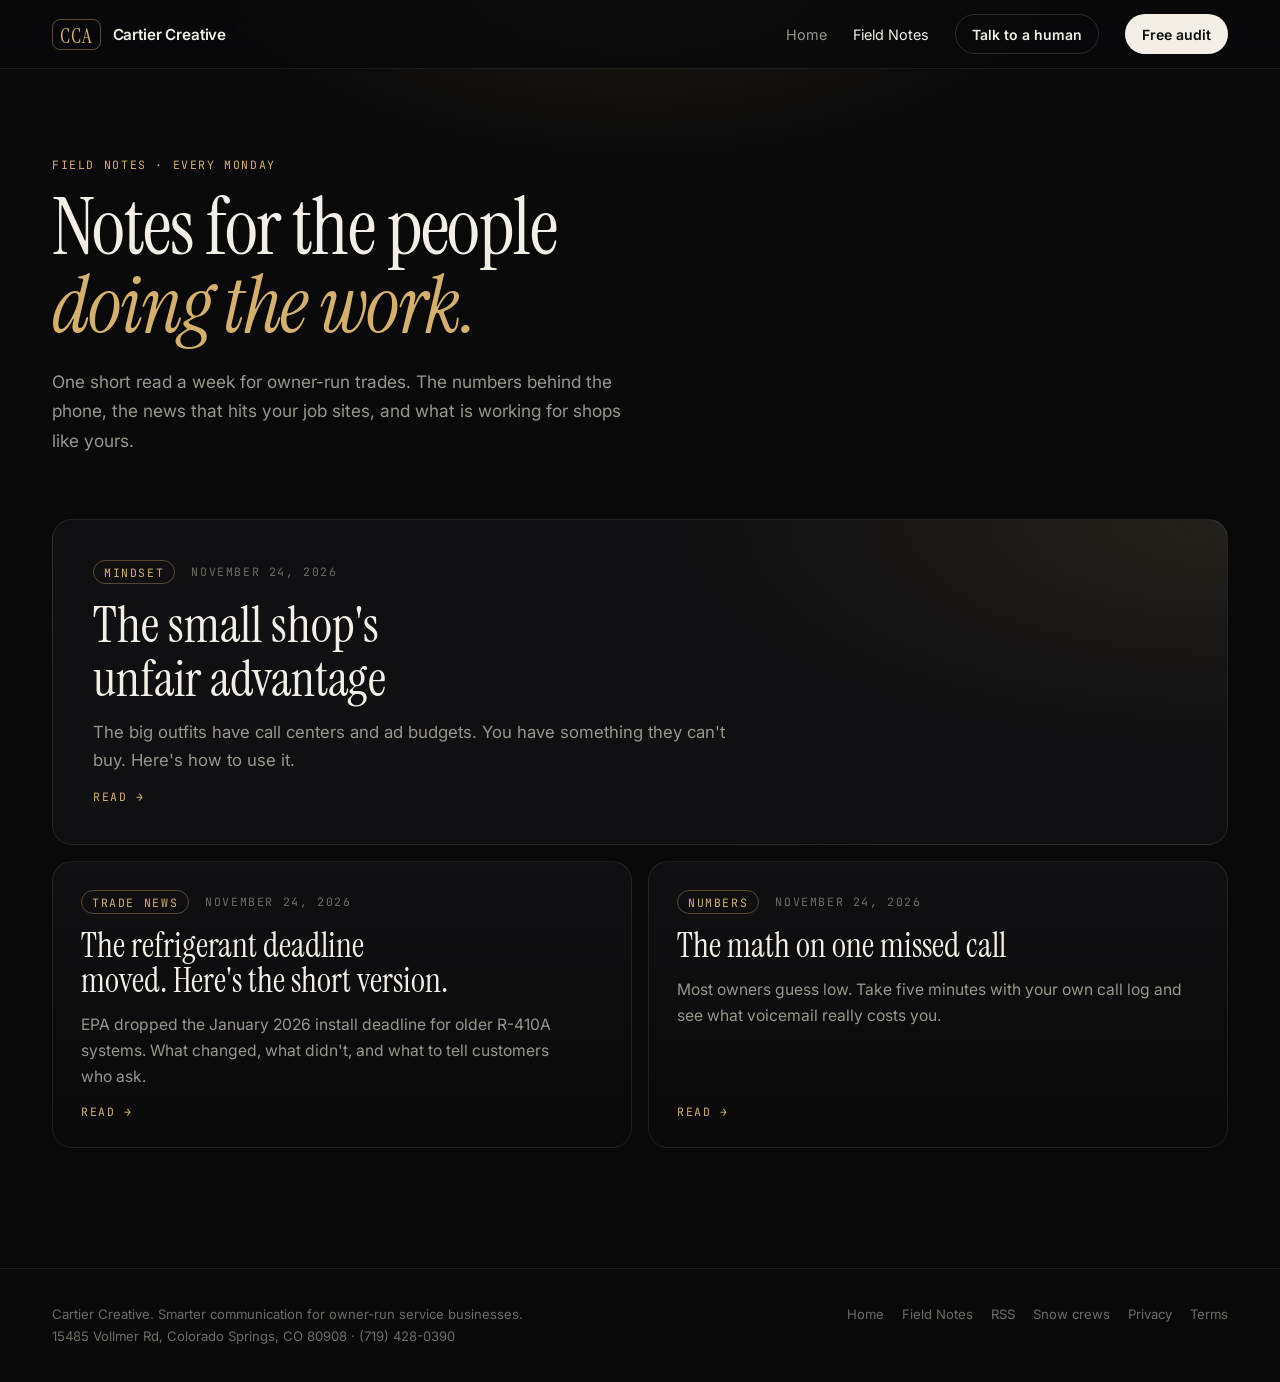
<file: blog/index.html>
<!doctype html>
<html lang="en">
<head>
<meta charset="utf-8">
<meta name="viewport" content="width=device-width, initial-scale=1">
<title>Field Notes | Cartier Creative</title>
<meta name="description" content="Weekly notes for owner-run trades: plumbing, HVAC, roofing, electrical, landscaping and handyman. The numbers, the news, and what is working.">
<meta name="theme-color" content="#09090a">
<link rel="canonical" href="https://cartiercreativeco.com/blog/">
<meta property="og:title" content="Field Notes | Cartier Creative">
<meta property="og:description" content="Weekly notes for owner-run trades: plumbing, HVAC, roofing, electrical, landscaping and handyman. The numbers, the news, and what is working.">
<meta property="og:url" content="https://cartiercreativeco.com/blog/">
<meta property="og:type" content="website">
<link rel="alternate" type="application/rss+xml" title="Cartier Creative Field Notes" href="../blog/feed.xml">
<link rel="icon" href="data:image/svg+xml,%3Csvg xmlns='http://www.w3.org/2000/svg' viewBox='0 0 32 32'%3E%3Crect width='32' height='32' rx='7' fill='%2309090a'/%3E%3Ctext x='16' y='21.5' text-anchor='middle' font-family='Georgia,serif' font-size='13' fill='%23d4b06a'%3ECCA%3C/text%3E%3C/svg%3E">
<link rel="preconnect" href="https://fonts.googleapis.com">
<link rel="preconnect" href="https://fonts.gstatic.com" crossorigin>
<link href="https://fonts.googleapis.com/css2?family=Instrument+Serif:ital@0;1&family=Inter:wght@400;500;600;700&family=JetBrains+Mono:wght@500&display=swap" rel="stylesheet">
<link rel="stylesheet" href="../blog/blog.css">
</head>
<body>
<header class="nav">
  <div class="wrap">
    <a class="brand" href="../" aria-label="Cartier Creative home"><span class="mk">CCA</span><span class="nm">Cartier Creative</span></a>
    <nav class="links" aria-label="Main">
      <a class="l" href="../">Home</a>
      <a class="l on" href="../blog/">Field Notes</a>
      <a class="btn ghost" href="tel:+17194280390">Talk to a human</a>
      <a class="btn" href="../#audit">Free audit</a>
    </nav>
  </div>
</header>
<main class="index">
  <div class="wrap">
    <p class="mono kicker">Field Notes &middot; every Monday</p>
    <h1 class="balance">Notes for the people <em>doing the work.</em></h1>
    <p class="sub pretty">One short read a week for owner-run trades. The numbers behind the phone, the news that hits your job sites, and what is working for shops like yours.</p>
    <div class="grid">
      <a class="card lead" href="small-shop-advantage/">
        <p class="meta mono"><span class="tag">Mindset</span><time datetime="2026-11-24">November 24, 2026</time></p>
        <h2 class="balance">The small shop's unfair advantage</h2>
        <p class="pretty">The big outfits have call centers and ad budgets. You have something they can't buy. Here's how to use it.</p>
        <span class="more mono">Read &rarr;</span>
      </a>
      <a class="card" href="refrigerant-deadline-moved/">
        <p class="meta mono"><span class="tag">Trade news</span><time datetime="2026-11-24">November 24, 2026</time></p>
        <h2 class="balance">The refrigerant deadline moved. Here's the short version.</h2>
        <p class="pretty">EPA dropped the January 2026 install deadline for older R-410A systems. What changed, what didn't, and what to tell customers who ask.</p>
        <span class="more mono">Read &rarr;</span>
      </a>
      <a class="card" href="missed-call-math/">
        <p class="meta mono"><span class="tag">Numbers</span><time datetime="2026-11-24">November 24, 2026</time></p>
        <h2 class="balance">The math on one missed call</h2>
        <p class="pretty">Most owners guess low. Take five minutes with your own call log and see what voicemail really costs you.</p>
        <span class="more mono">Read &rarr;</span>
      </a>
    </div>
  </div>
</main>
<footer>
  <div class="wrap">
    <p>Cartier Creative. Smarter communication for owner-run service businesses.<br>15485 Vollmer Rd, Colorado Springs, CO 80908 &middot; <a href="tel:+17194280390">(719) 428-0390</a></p>
    <nav aria-label="Footer"><a href="../">Home</a><a href="../blog/">Field Notes</a><a href="../blog/feed.xml">RSS</a><a href="../snow/">Snow crews</a><a href="../privacy/">Privacy</a><a href="../terms/">Terms</a></nav>
  </div>
</footer>
</body>
</html>
</file>
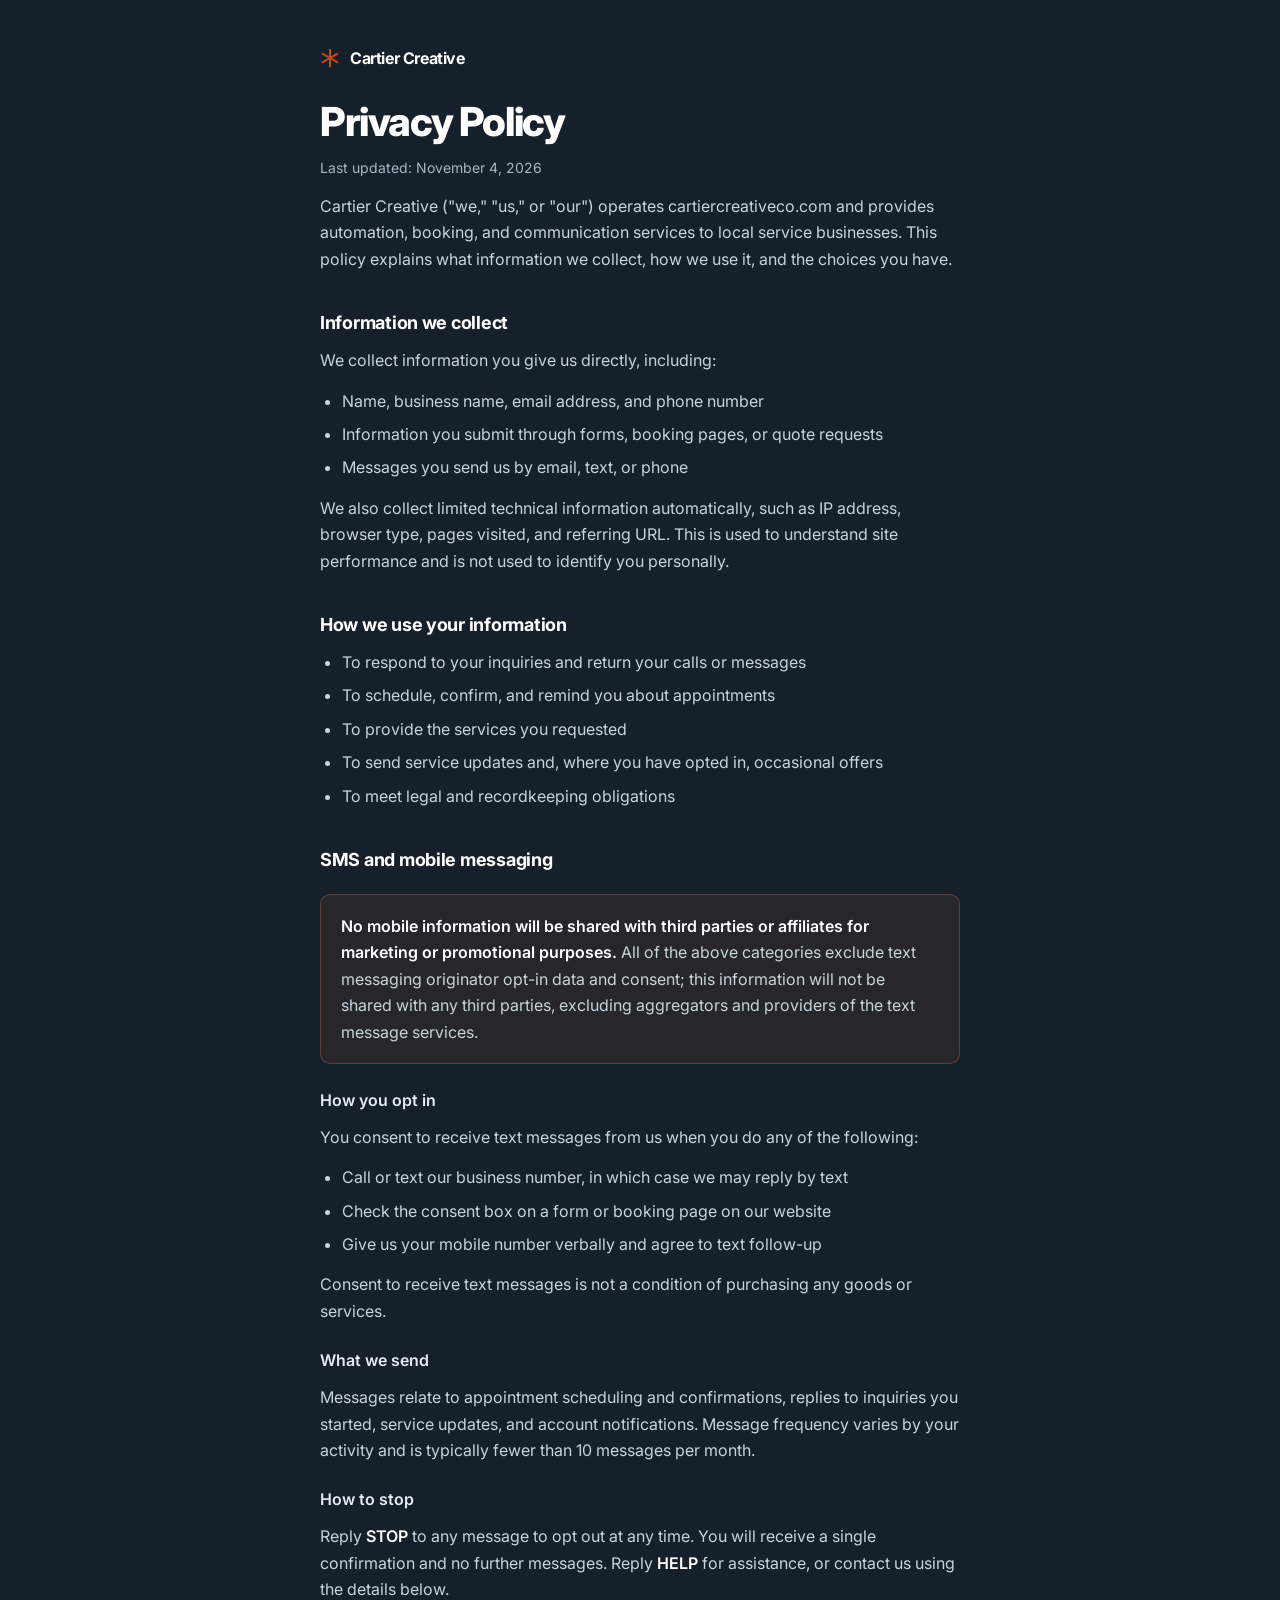
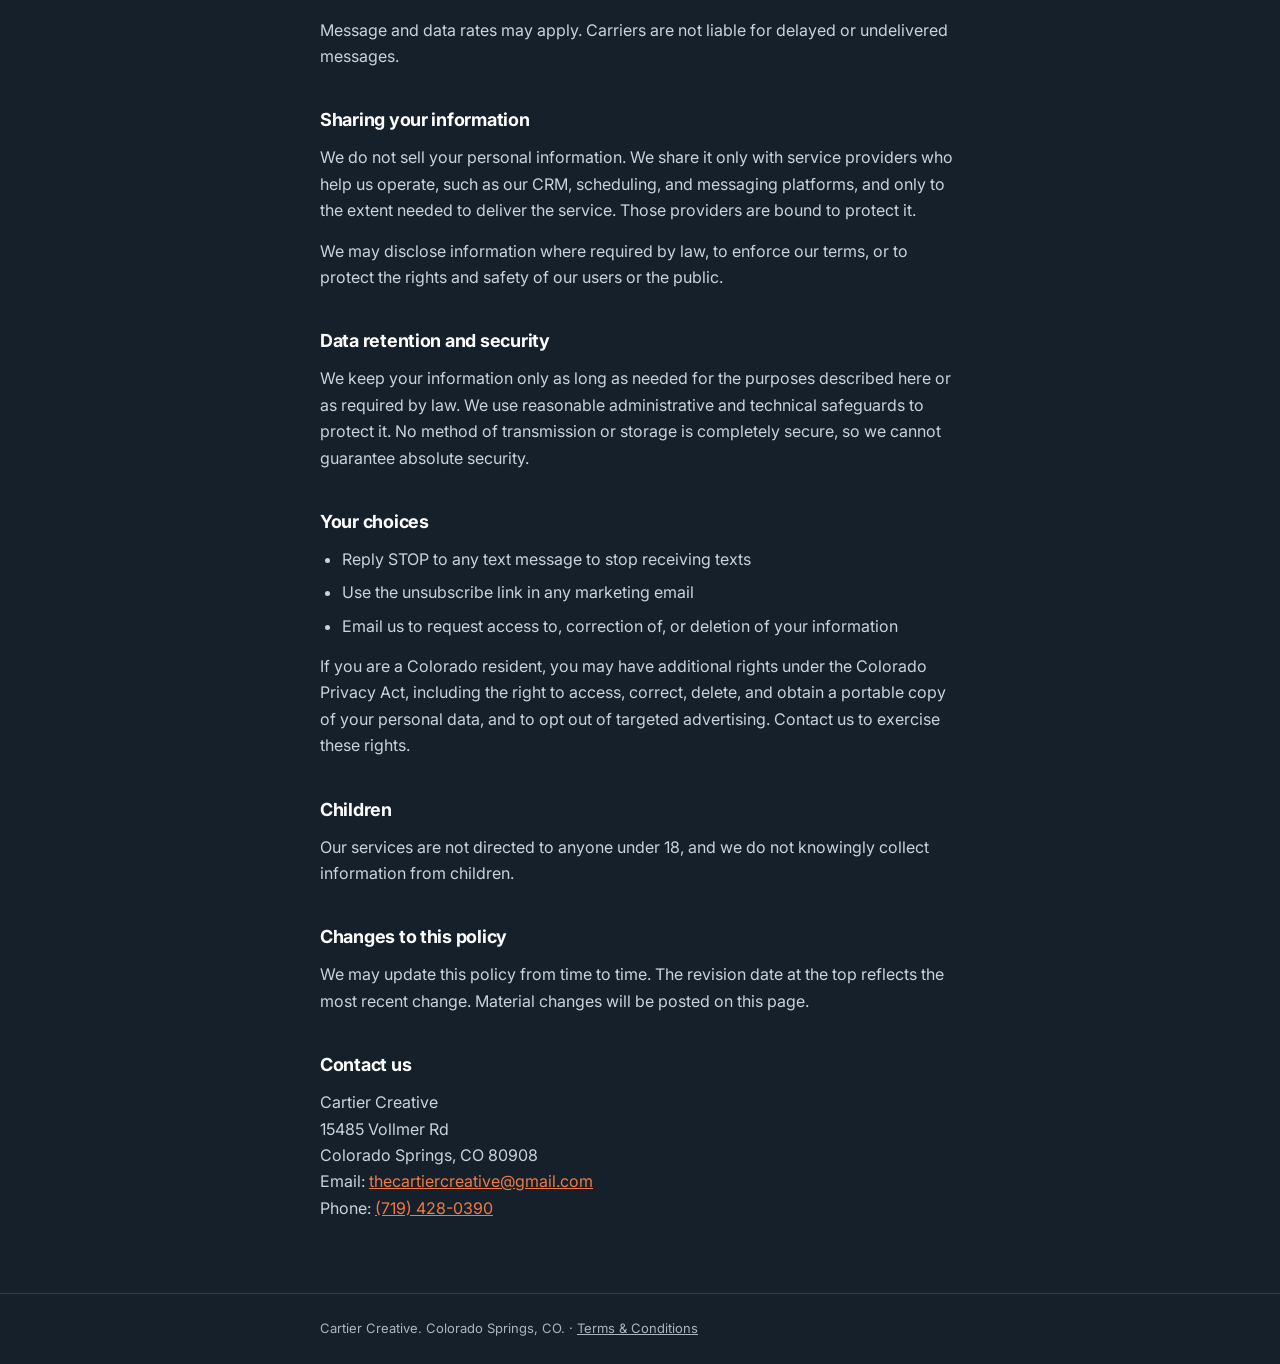
<file: privacy/index.html>
<!doctype html>
<html lang="en">
<head>
<meta charset="utf-8">
<meta name="viewport" content="width=device-width, initial-scale=1">
<title>Privacy Policy — Cartier Creative</title>
<meta name="description" content="Privacy Policy for Cartier Creative, including SMS and mobile messaging terms.">
<meta name="theme-color" content="#16202a">
<link rel="icon" href="data:image/svg+xml,%3Csvg xmlns='http://www.w3.org/2000/svg' viewBox='0 0 32 32'%3E%3Crect width='32' height='32' rx='6' fill='%2316202a'/%3E%3Cpath d='M16 6v20M7.3 11l17.4 10M7.3 21l17.4-10' stroke='%23f07a45' stroke-width='2.6' stroke-linecap='round'/%3E%3C/svg%3E">
<link rel="preconnect" href="https://fonts.googleapis.com">
<link rel="preconnect" href="https://fonts.gstatic.com" crossorigin>
<link href="https://fonts.googleapis.com/css2?family=Inter:wght@400;600;700;800&display=swap" rel="stylesheet">
<style>
  *,*::before,*::after{box-sizing:border-box}
  body{margin:0;min-height:100vh;display:flex;flex-direction:column;
       background:#16202a;color:#fff;
       font-family:Inter,ui-sans-serif,system-ui,-apple-system,"Segoe UI",Roboto,sans-serif;
       -webkit-font-smoothing:antialiased}
  h1,h2,h3,p,ul{margin:0}
  main{flex:1;padding:48px 20px 72px}
  .wrap{width:100%;max-width:40rem;margin:0 auto}
  .mark{display:flex;align-items:center;gap:10px;font-size:1rem;font-weight:700;
        letter-spacing:-.025em;color:#fff;text-decoration:none}
  h1{margin-top:32px;font-size:clamp(1.75rem,6vw,2.5rem);line-height:1.1;
     letter-spacing:-.035em;font-weight:800}
  .updated{margin-top:12px;font-size:.875rem;color:#a9b6c2}
  h2{margin-top:40px;font-size:1.125rem;font-weight:700;letter-spacing:-.015em}
  h3{margin-top:26px;font-size:1rem;font-weight:600;color:#e4ebf1}
  p,li{font-size:1rem;line-height:1.65;color:#c9d3dc}
  p{margin-top:14px}
  ul{margin-top:14px;padding-left:22px}
  li{margin-top:7px}
  a{color:#f07a45}
  strong{color:#fff;font-weight:600}
  .callout{margin-top:24px;padding:18px 20px;border-radius:10px;
           background:rgba(240,122,69,.08);border:1px solid rgba(240,122,69,.28)}
  .callout p{margin-top:0}
  footer{padding:24px 20px;border-top:1px solid rgba(255,255,255,.12)}
  footer p{max-width:40rem;margin:0 auto;font-size:.8125rem;color:#a9b6c2}
  footer a{color:#a9b6c2}
</style>
</head>
<body>
<main>
  <div class="wrap">
    <a class="mark" href="/">
      <svg aria-hidden="true" width="20" height="20" viewBox="0 0 24 24" fill="none" stroke="#c04a1c" stroke-width="2.4" stroke-linecap="round"><path d="M12 2v20M3.3 7l17.4 10M3.3 17l17.4-10"/></svg>
      Cartier Creative
    </a>

    <h1>Privacy Policy</h1>
    <p class="updated">Last updated: November 4, 2026</p>

    <p>Cartier Creative ("we," "us," or "our") operates cartiercreativeco.com and provides automation, booking, and communication services to local service businesses. This policy explains what information we collect, how we use it, and the choices you have.</p>

    <h2>Information we collect</h2>
    <p>We collect information you give us directly, including:</p>
    <ul>
      <li>Name, business name, email address, and phone number</li>
      <li>Information you submit through forms, booking pages, or quote requests</li>
      <li>Messages you send us by email, text, or phone</li>
    </ul>
    <p>We also collect limited technical information automatically, such as IP address, browser type, pages visited, and referring URL. This is used to understand site performance and is not used to identify you personally.</p>

    <h2>How we use your information</h2>
    <ul>
      <li>To respond to your inquiries and return your calls or messages</li>
      <li>To schedule, confirm, and remind you about appointments</li>
      <li>To provide the services you requested</li>
      <li>To send service updates and, where you have opted in, occasional offers</li>
      <li>To meet legal and recordkeeping obligations</li>
    </ul>

    <h2>SMS and mobile messaging</h2>
    <div class="callout">
      <p><strong>No mobile information will be shared with third parties or affiliates for marketing or promotional purposes.</strong> All of the above categories exclude text messaging originator opt-in data and consent; this information will not be shared with any third parties, excluding aggregators and providers of the text message services.</p>
    </div>

    <h3>How you opt in</h3>
    <p>You consent to receive text messages from us when you do any of the following:</p>
    <ul>
      <li>Call or text our business number, in which case we may reply by text</li>
      <li>Check the consent box on a form or booking page on our website</li>
      <li>Give us your mobile number verbally and agree to text follow-up</li>
    </ul>
    <p>Consent to receive text messages is not a condition of purchasing any goods or services.</p>

    <h3>What we send</h3>
    <p>Messages relate to appointment scheduling and confirmations, replies to inquiries you started, service updates, and account notifications. Message frequency varies by your activity and is typically fewer than 10 messages per month.</p>

    <h3>How to stop</h3>
    <p>Reply <strong>STOP</strong> to any message to opt out at any time. You will receive a single confirmation and no further messages. Reply <strong>HELP</strong> for assistance, or contact us using the details below.</p>
    <p>Message and data rates may apply. Carriers are not liable for delayed or undelivered messages.</p>

    <h2>Sharing your information</h2>
    <p>We do not sell your personal information. We share it only with service providers who help us operate, such as our CRM, scheduling, and messaging platforms, and only to the extent needed to deliver the service. Those providers are bound to protect it.</p>
    <p>We may disclose information where required by law, to enforce our terms, or to protect the rights and safety of our users or the public.</p>

    <h2>Data retention and security</h2>
    <p>We keep your information only as long as needed for the purposes described here or as required by law. We use reasonable administrative and technical safeguards to protect it. No method of transmission or storage is completely secure, so we cannot guarantee absolute security.</p>

    <h2>Your choices</h2>
    <ul>
      <li>Reply STOP to any text message to stop receiving texts</li>
      <li>Use the unsubscribe link in any marketing email</li>
      <li>Email us to request access to, correction of, or deletion of your information</li>
    </ul>
    <p>If you are a Colorado resident, you may have additional rights under the Colorado Privacy Act, including the right to access, correct, delete, and obtain a portable copy of your personal data, and to opt out of targeted advertising. Contact us to exercise these rights.</p>

    <h2>Children</h2>
    <p>Our services are not directed to anyone under 18, and we do not knowingly collect information from children.</p>

    <h2>Changes to this policy</h2>
    <p>We may update this policy from time to time. The revision date at the top reflects the most recent change. Material changes will be posted on this page.</p>

    <h2>Contact us</h2>
    <p>
      Cartier Creative<br>
      15485 Vollmer Rd<br>
      Colorado Springs, CO 80908<br>
      Email: <a href="mailto:thecartiercreative@gmail.com">thecartiercreative@gmail.com</a><br>
      Phone: <a href="tel:+17194280390">(719) 428-0390</a>
    </p>
  </div>
</main>
<footer>
  <p>Cartier Creative. Colorado Springs, CO. &middot; <a href="/terms/">Terms &amp; Conditions</a></p>
</footer>
</body>
</html>
</file>
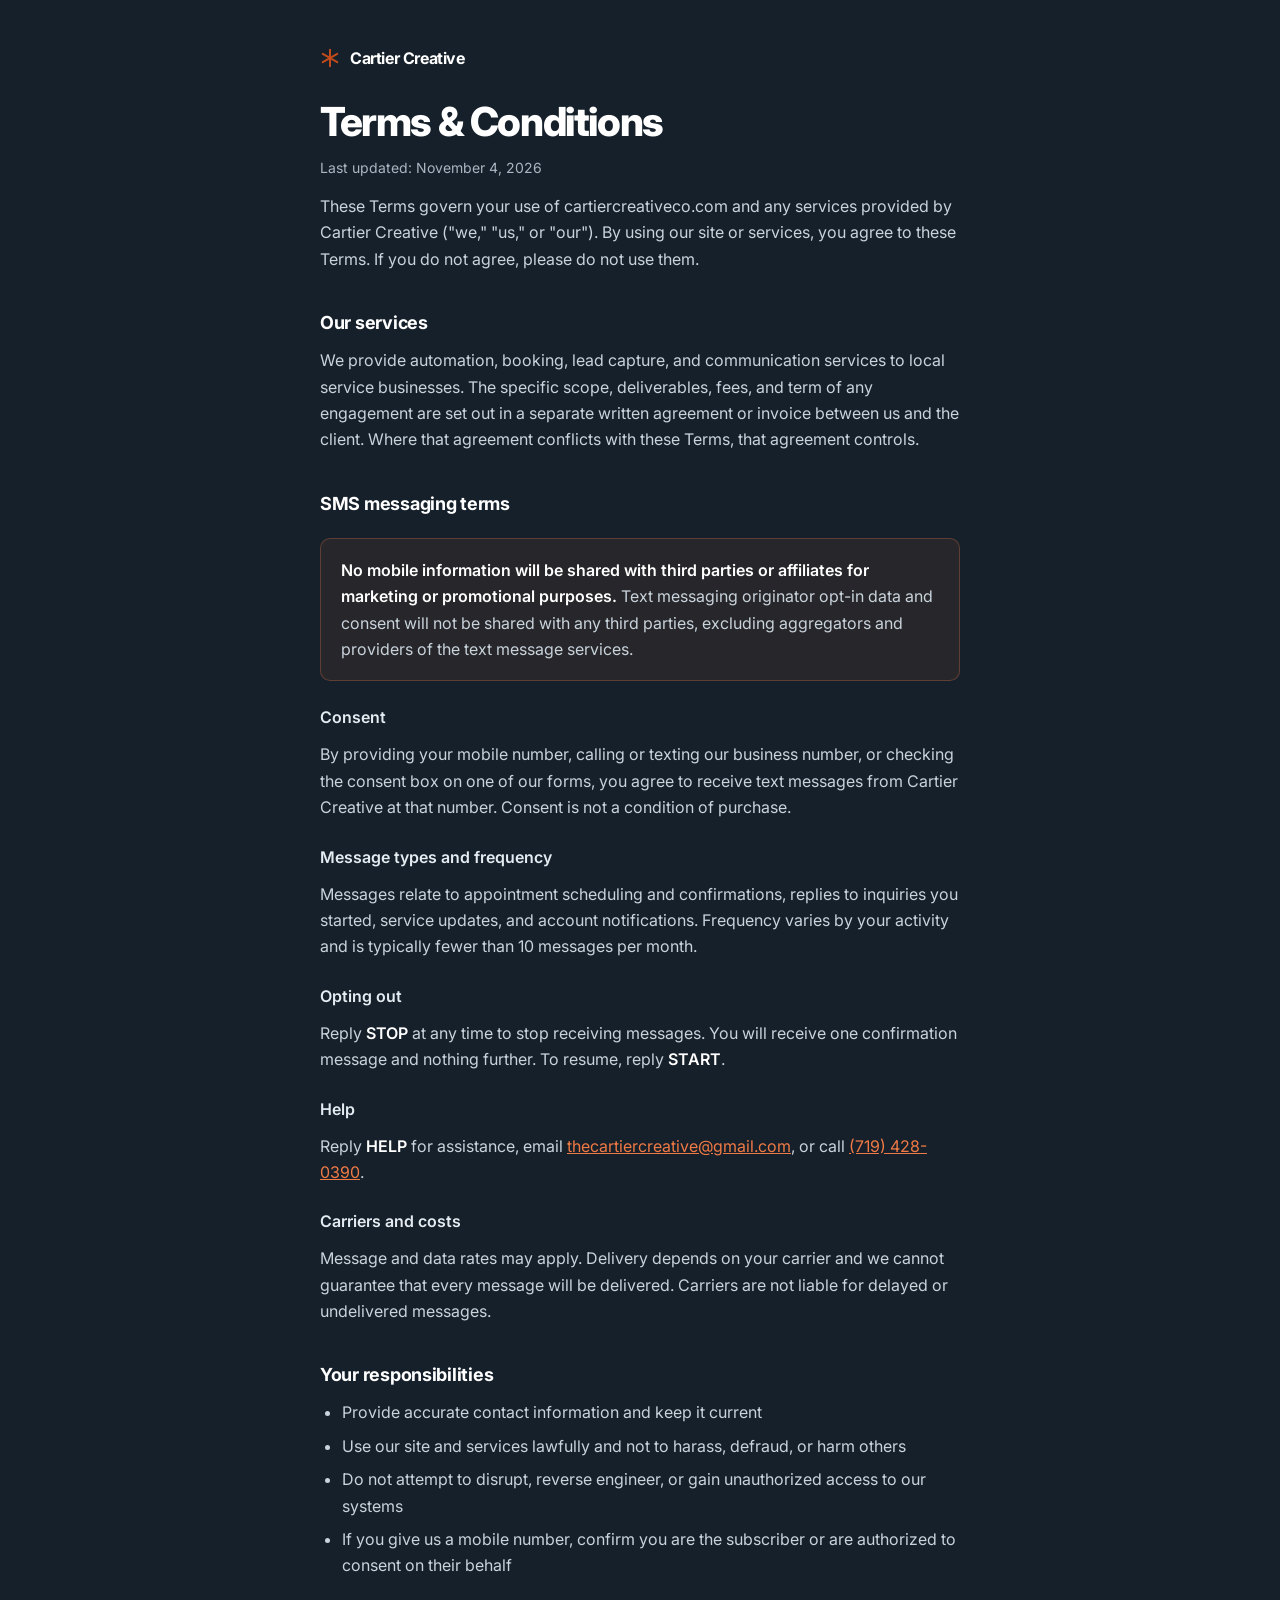
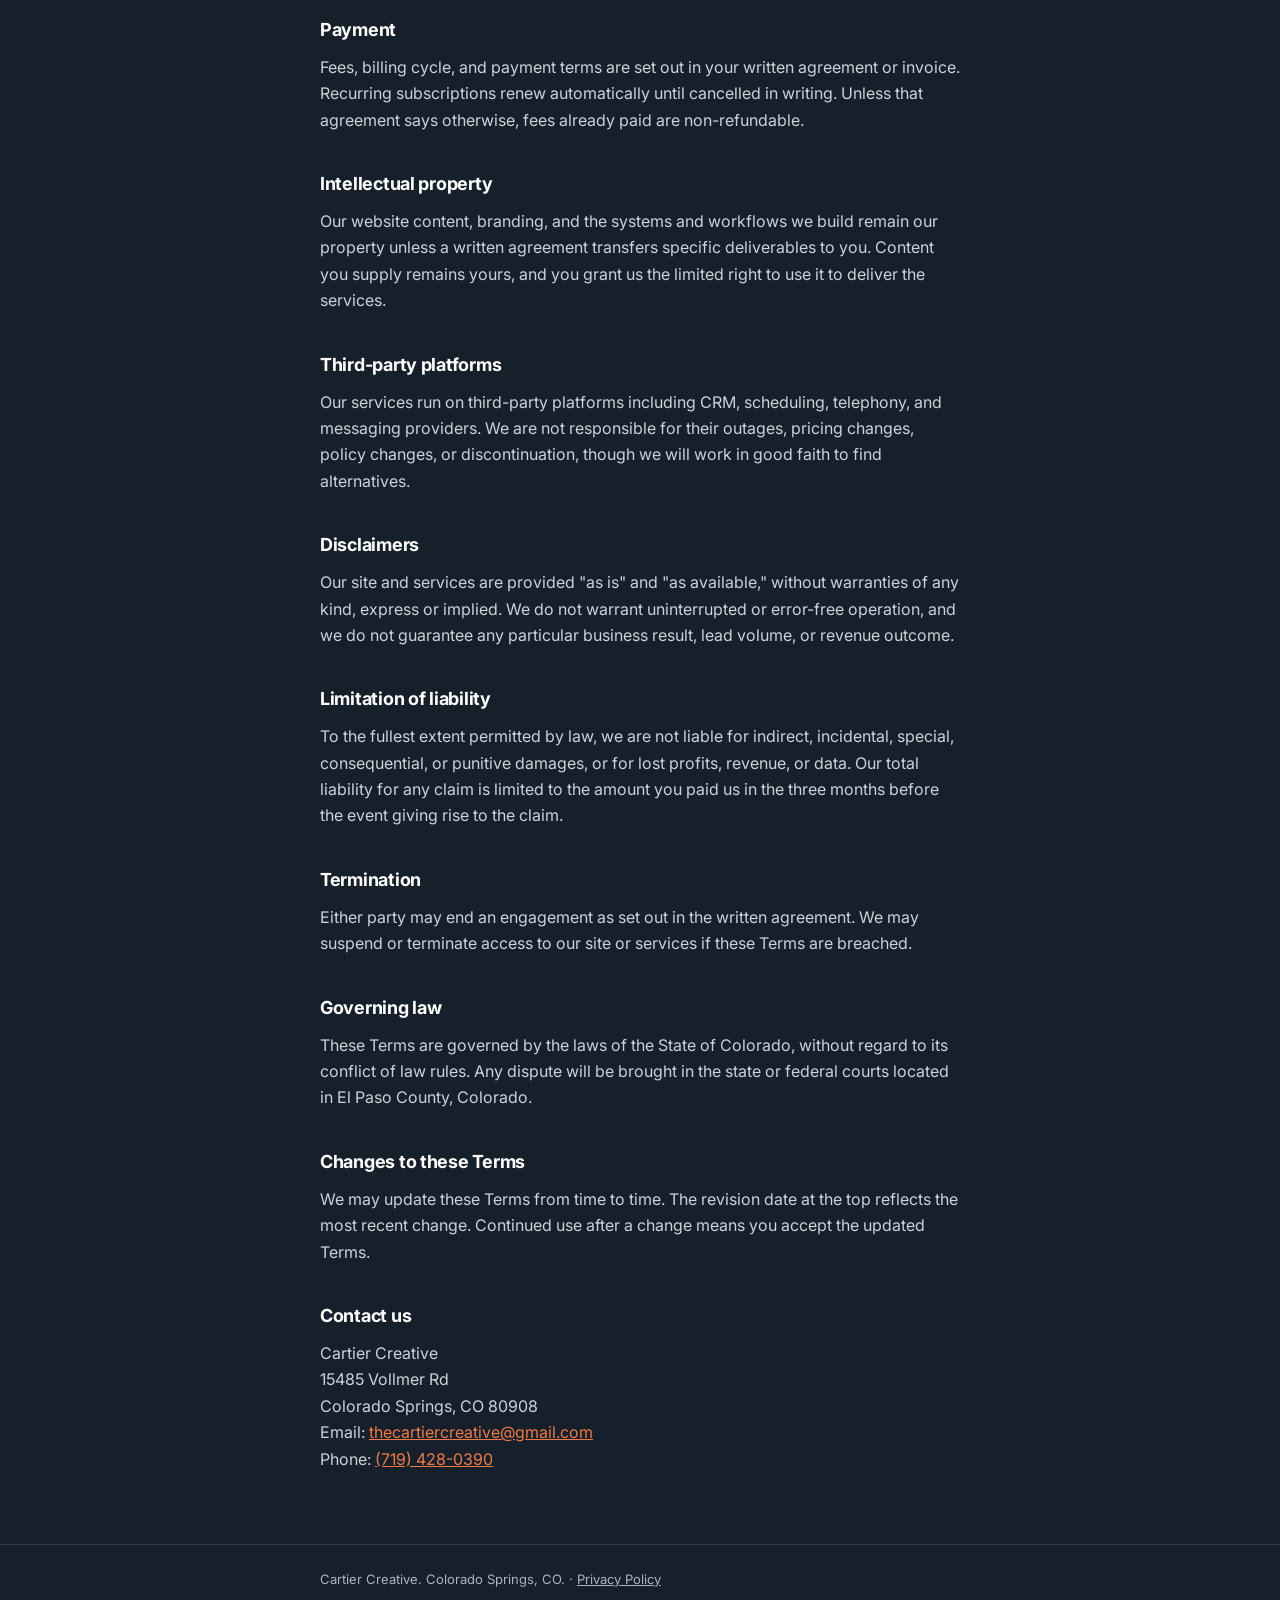
<file: terms/index.html>
<!doctype html>
<html lang="en">
<head>
<meta charset="utf-8">
<meta name="viewport" content="width=device-width, initial-scale=1">
<title>Terms &amp; Conditions — Cartier Creative</title>
<meta name="description" content="Terms and Conditions for Cartier Creative, including SMS messaging terms.">
<meta name="theme-color" content="#16202a">
<link rel="icon" href="data:image/svg+xml,%3Csvg xmlns='http://www.w3.org/2000/svg' viewBox='0 0 32 32'%3E%3Crect width='32' height='32' rx='6' fill='%2316202a'/%3E%3Cpath d='M16 6v20M7.3 11l17.4 10M7.3 21l17.4-10' stroke='%23f07a45' stroke-width='2.6' stroke-linecap='round'/%3E%3C/svg%3E">
<link rel="preconnect" href="https://fonts.googleapis.com">
<link rel="preconnect" href="https://fonts.gstatic.com" crossorigin>
<link href="https://fonts.googleapis.com/css2?family=Inter:wght@400;600;700;800&display=swap" rel="stylesheet">
<style>
  *,*::before,*::after{box-sizing:border-box}
  body{margin:0;min-height:100vh;display:flex;flex-direction:column;
       background:#16202a;color:#fff;
       font-family:Inter,ui-sans-serif,system-ui,-apple-system,"Segoe UI",Roboto,sans-serif;
       -webkit-font-smoothing:antialiased}
  h1,h2,h3,p,ul{margin:0}
  main{flex:1;padding:48px 20px 72px}
  .wrap{width:100%;max-width:40rem;margin:0 auto}
  .mark{display:flex;align-items:center;gap:10px;font-size:1rem;font-weight:700;
        letter-spacing:-.025em;color:#fff;text-decoration:none}
  h1{margin-top:32px;font-size:clamp(1.75rem,6vw,2.5rem);line-height:1.1;
     letter-spacing:-.035em;font-weight:800}
  .updated{margin-top:12px;font-size:.875rem;color:#a9b6c2}
  h2{margin-top:40px;font-size:1.125rem;font-weight:700;letter-spacing:-.015em}
  h3{margin-top:26px;font-size:1rem;font-weight:600;color:#e4ebf1}
  p,li{font-size:1rem;line-height:1.65;color:#c9d3dc}
  p{margin-top:14px}
  ul{margin-top:14px;padding-left:22px}
  li{margin-top:7px}
  a{color:#f07a45}
  strong{color:#fff;font-weight:600}
  .callout{margin-top:24px;padding:18px 20px;border-radius:10px;
           background:rgba(240,122,69,.08);border:1px solid rgba(240,122,69,.28)}
  .callout p{margin-top:0}
  footer{padding:24px 20px;border-top:1px solid rgba(255,255,255,.12)}
  footer p{max-width:40rem;margin:0 auto;font-size:.8125rem;color:#a9b6c2}
  footer a{color:#a9b6c2}
</style>
</head>
<body>
<main>
  <div class="wrap">
    <a class="mark" href="/">
      <svg aria-hidden="true" width="20" height="20" viewBox="0 0 24 24" fill="none" stroke="#c04a1c" stroke-width="2.4" stroke-linecap="round"><path d="M12 2v20M3.3 7l17.4 10M3.3 17l17.4-10"/></svg>
      Cartier Creative
    </a>

    <h1>Terms &amp; Conditions</h1>
    <p class="updated">Last updated: November 4, 2026</p>

    <p>These Terms govern your use of cartiercreativeco.com and any services provided by Cartier Creative ("we," "us," or "our"). By using our site or services, you agree to these Terms. If you do not agree, please do not use them.</p>

    <h2>Our services</h2>
    <p>We provide automation, booking, lead capture, and communication services to local service businesses. The specific scope, deliverables, fees, and term of any engagement are set out in a separate written agreement or invoice between us and the client. Where that agreement conflicts with these Terms, that agreement controls.</p>

    <h2>SMS messaging terms</h2>
    <div class="callout">
      <p><strong>No mobile information will be shared with third parties or affiliates for marketing or promotional purposes.</strong> Text messaging originator opt-in data and consent will not be shared with any third parties, excluding aggregators and providers of the text message services.</p>
    </div>

    <h3>Consent</h3>
    <p>By providing your mobile number, calling or texting our business number, or checking the consent box on one of our forms, you agree to receive text messages from Cartier Creative at that number. Consent is not a condition of purchase.</p>

    <h3>Message types and frequency</h3>
    <p>Messages relate to appointment scheduling and confirmations, replies to inquiries you started, service updates, and account notifications. Frequency varies by your activity and is typically fewer than 10 messages per month.</p>

    <h3>Opting out</h3>
    <p>Reply <strong>STOP</strong> at any time to stop receiving messages. You will receive one confirmation message and nothing further. To resume, reply <strong>START</strong>.</p>

    <h3>Help</h3>
    <p>Reply <strong>HELP</strong> for assistance, email <a href="mailto:thecartiercreative@gmail.com">thecartiercreative@gmail.com</a>, or call <a href="tel:+17194280390">(719) 428-0390</a>.</p>

    <h3>Carriers and costs</h3>
    <p>Message and data rates may apply. Delivery depends on your carrier and we cannot guarantee that every message will be delivered. Carriers are not liable for delayed or undelivered messages.</p>

    <h2>Your responsibilities</h2>
    <ul>
      <li>Provide accurate contact information and keep it current</li>
      <li>Use our site and services lawfully and not to harass, defraud, or harm others</li>
      <li>Do not attempt to disrupt, reverse engineer, or gain unauthorized access to our systems</li>
      <li>If you give us a mobile number, confirm you are the subscriber or are authorized to consent on their behalf</li>
    </ul>

    <h2>Payment</h2>
    <p>Fees, billing cycle, and payment terms are set out in your written agreement or invoice. Recurring subscriptions renew automatically until cancelled in writing. Unless that agreement says otherwise, fees already paid are non-refundable.</p>

    <h2>Intellectual property</h2>
    <p>Our website content, branding, and the systems and workflows we build remain our property unless a written agreement transfers specific deliverables to you. Content you supply remains yours, and you grant us the limited right to use it to deliver the services.</p>

    <h2>Third-party platforms</h2>
    <p>Our services run on third-party platforms including CRM, scheduling, telephony, and messaging providers. We are not responsible for their outages, pricing changes, policy changes, or discontinuation, though we will work in good faith to find alternatives.</p>

    <h2>Disclaimers</h2>
    <p>Our site and services are provided "as is" and "as available," without warranties of any kind, express or implied. We do not warrant uninterrupted or error-free operation, and we do not guarantee any particular business result, lead volume, or revenue outcome.</p>

    <h2>Limitation of liability</h2>
    <p>To the fullest extent permitted by law, we are not liable for indirect, incidental, special, consequential, or punitive damages, or for lost profits, revenue, or data. Our total liability for any claim is limited to the amount you paid us in the three months before the event giving rise to the claim.</p>

    <h2>Termination</h2>
    <p>Either party may end an engagement as set out in the written agreement. We may suspend or terminate access to our site or services if these Terms are breached.</p>

    <h2>Governing law</h2>
    <p>These Terms are governed by the laws of the State of Colorado, without regard to its conflict of law rules. Any dispute will be brought in the state or federal courts located in El Paso County, Colorado.</p>

    <h2>Changes to these Terms</h2>
    <p>We may update these Terms from time to time. The revision date at the top reflects the most recent change. Continued use after a change means you accept the updated Terms.</p>

    <h2>Contact us</h2>
    <p>
      Cartier Creative<br>
      15485 Vollmer Rd<br>
      Colorado Springs, CO 80908<br>
      Email: <a href="mailto:thecartiercreative@gmail.com">thecartiercreative@gmail.com</a><br>
      Phone: <a href="tel:+17194280390">(719) 428-0390</a>
    </p>
  </div>
</main>
<footer>
  <p>Cartier Creative. Colorado Springs, CO. &middot; <a href="/privacy/">Privacy Policy</a></p>
</footer>
</body>
</html>
</file>
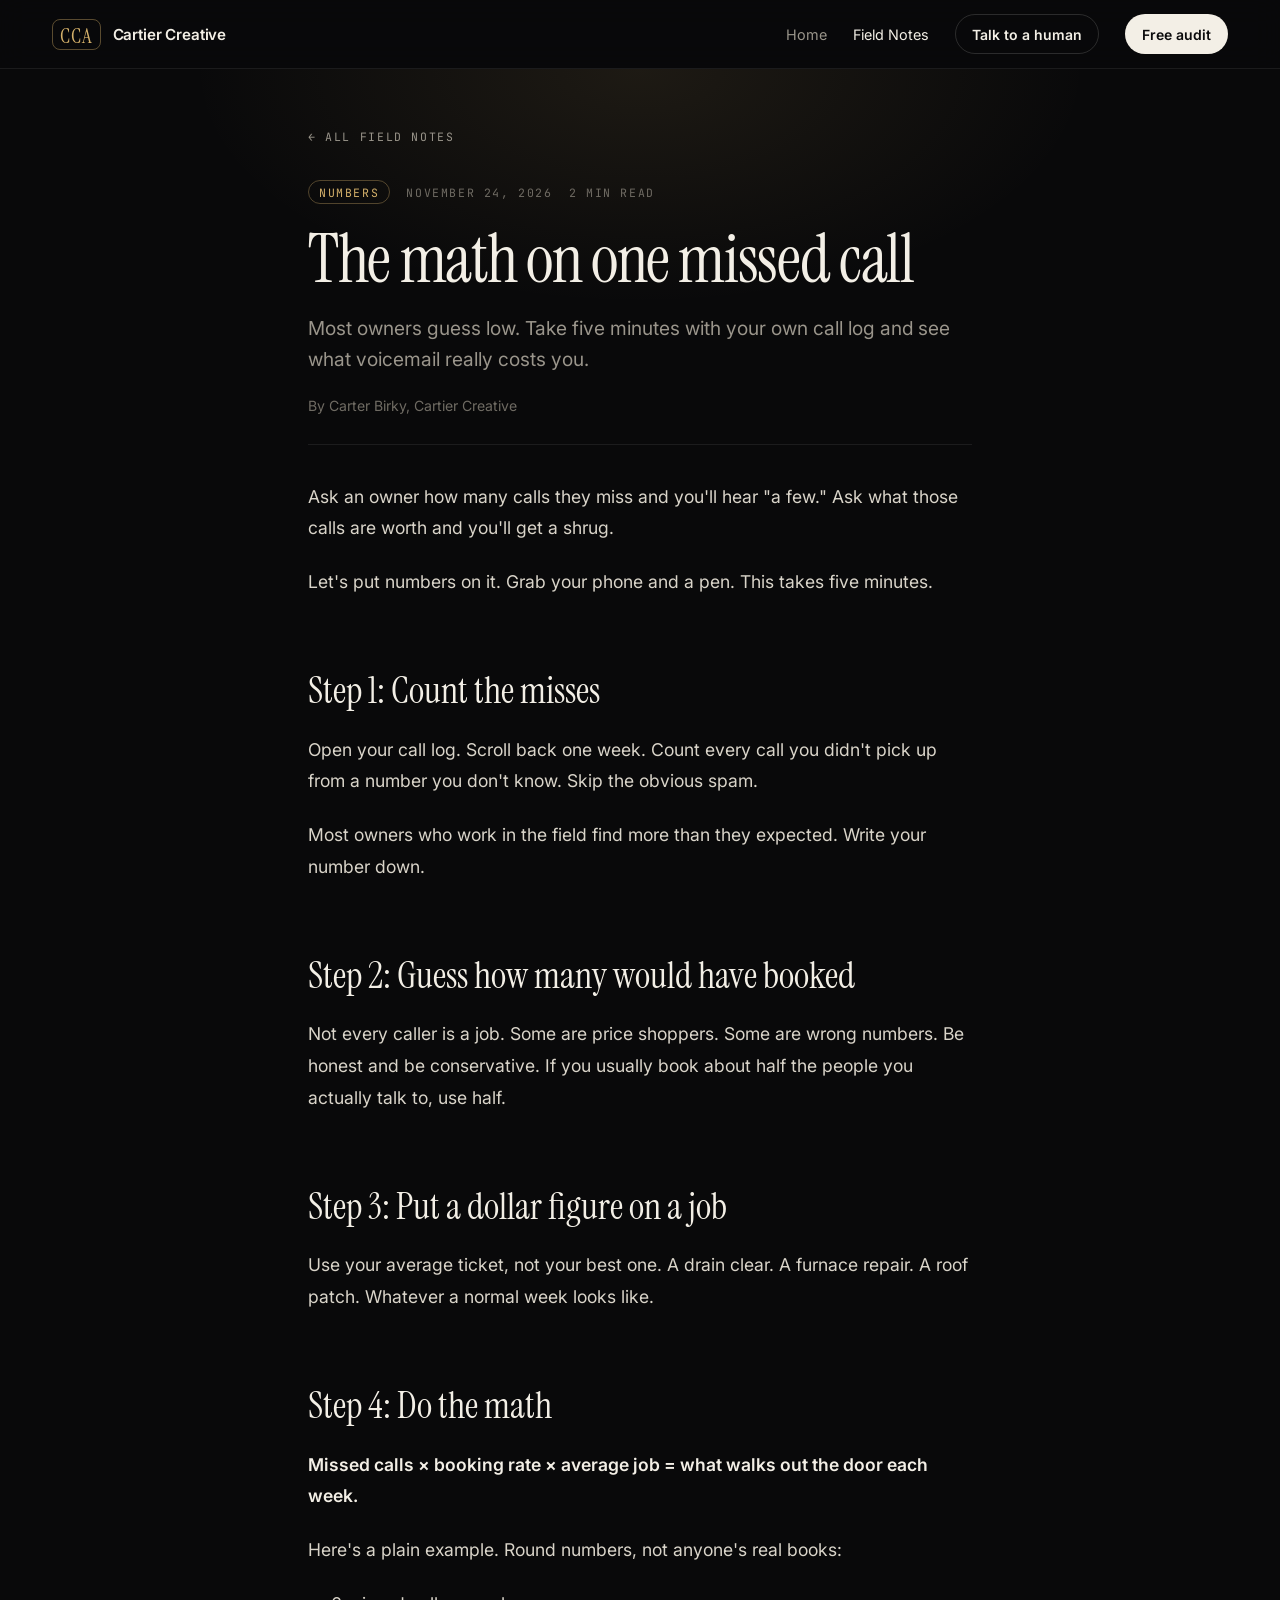
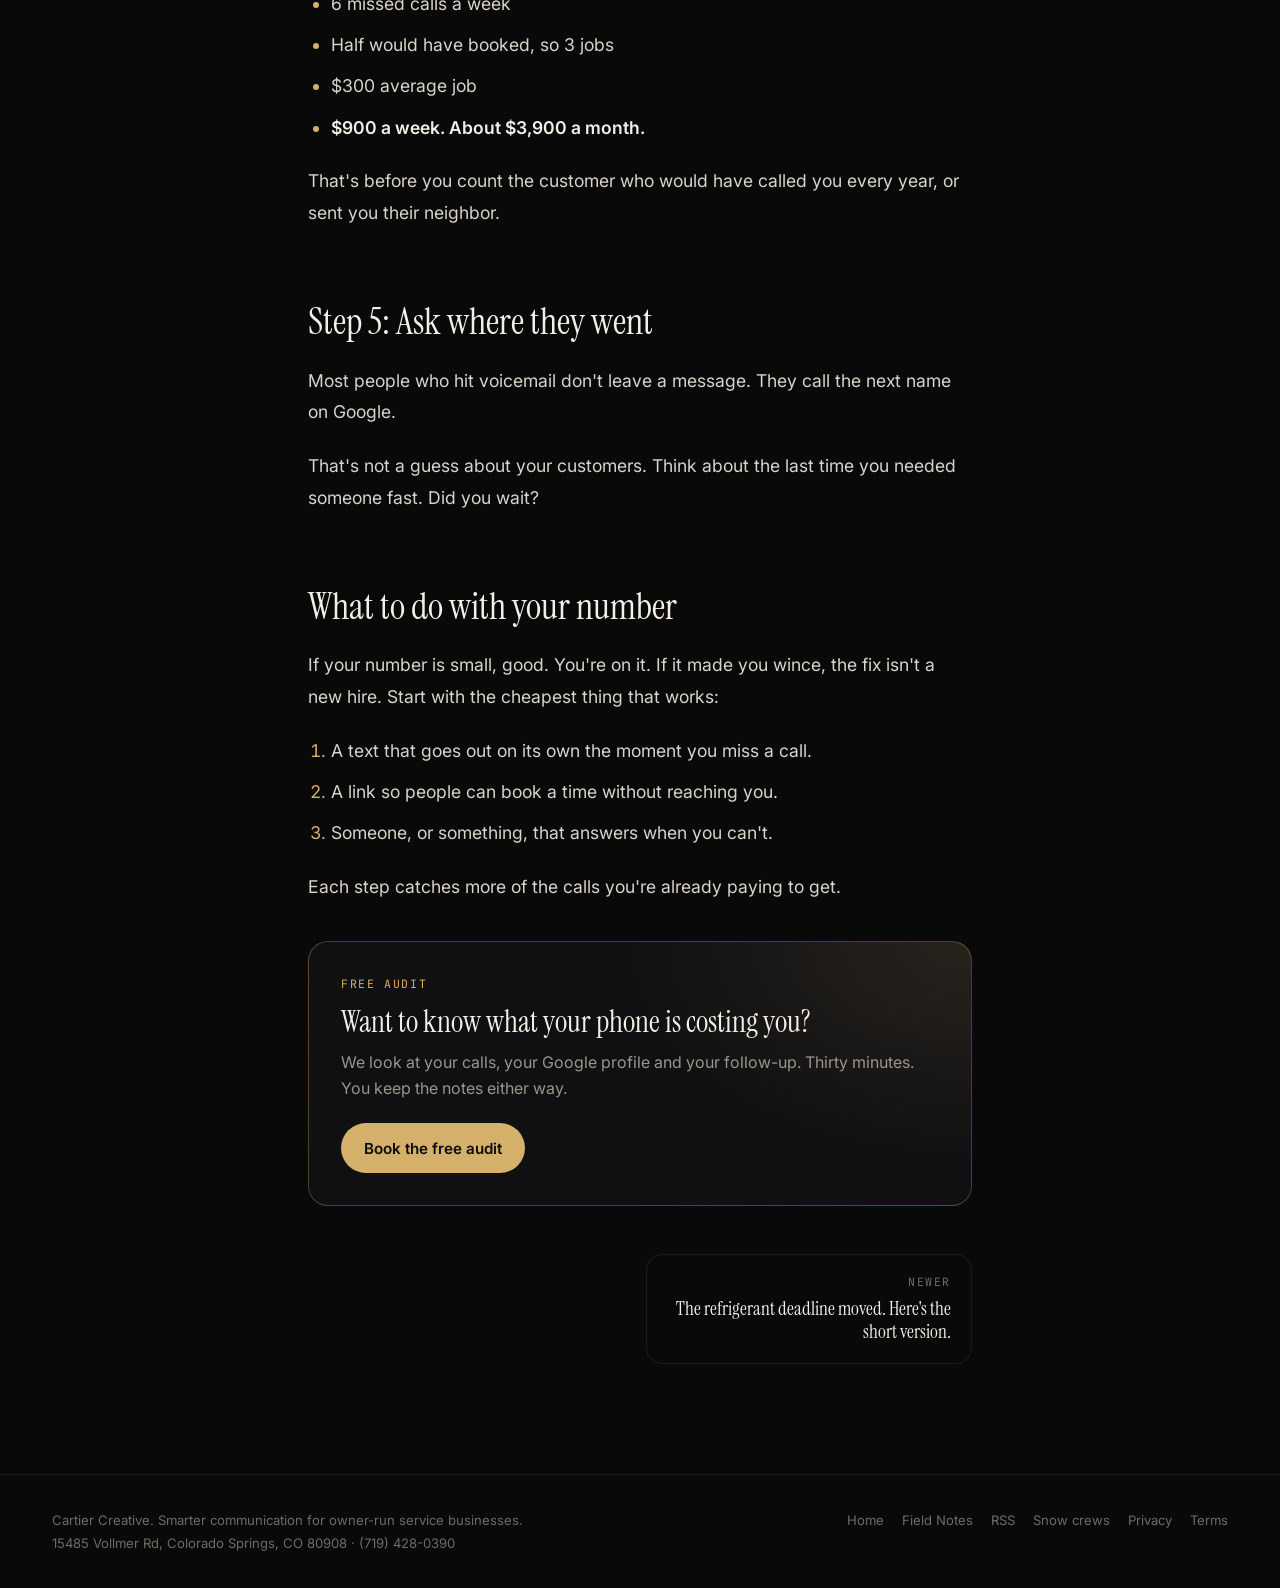
<file: blog/missed-call-math/index.html>
<!doctype html>
<html lang="en">
<head>
<meta charset="utf-8">
<meta name="viewport" content="width=device-width, initial-scale=1">
<title>The math on one missed call | Cartier Creative</title>
<meta name="description" content="Most owners guess low. Take five minutes with your own call log and see what voicemail really costs you.">
<meta name="theme-color" content="#09090a">
<link rel="canonical" href="https://cartiercreativeco.com/blog/missed-call-math/">
<meta property="og:title" content="The math on one missed call | Cartier Creative">
<meta property="og:description" content="Most owners guess low. Take five minutes with your own call log and see what voicemail really costs you.">
<meta property="og:url" content="https://cartiercreativeco.com/blog/missed-call-math/">
<meta property="og:type" content="article">
<link rel="alternate" type="application/rss+xml" title="Cartier Creative Field Notes" href="../../blog/feed.xml">
<link rel="icon" href="data:image/svg+xml,%3Csvg xmlns='http://www.w3.org/2000/svg' viewBox='0 0 32 32'%3E%3Crect width='32' height='32' rx='7' fill='%2309090a'/%3E%3Ctext x='16' y='21.5' text-anchor='middle' font-family='Georgia,serif' font-size='13' fill='%23d4b06a'%3ECCA%3C/text%3E%3C/svg%3E">
<link rel="preconnect" href="https://fonts.googleapis.com">
<link rel="preconnect" href="https://fonts.gstatic.com" crossorigin>
<link href="https://fonts.googleapis.com/css2?family=Instrument+Serif:ital@0;1&family=Inter:wght@400;500;600;700&family=JetBrains+Mono:wght@500&display=swap" rel="stylesheet">
<link rel="stylesheet" href="../../blog/blog.css">
</head>
<body>
<script type="application/ld+json">{"@context":"https://schema.org","@type":"BlogPosting","headline":"The math on one missed call","datePublished":"2026-11-24","author":{"@type":"Person","name":"Carter Birky"},"publisher":{"@type":"Organization","name":"Cartier Creative"},"mainEntityOfPage":"https://cartiercreativeco.com/blog/missed-call-math/"}</script>
<header class="nav">
  <div class="wrap">
    <a class="brand" href="../../" aria-label="Cartier Creative home"><span class="mk">CCA</span><span class="nm">Cartier Creative</span></a>
    <nav class="links" aria-label="Main">
      <a class="l" href="../../">Home</a>
      <a class="l on" href="../../blog/">Field Notes</a>
      <a class="btn ghost" href="tel:+17194280390">Talk to a human</a>
      <a class="btn" href="../../#audit">Free audit</a>
    </nav>
  </div>
</header>
<main class="post">
  <div class="wrap narrow">
    <a class="back mono" href="../">&larr; All field notes</a>
    <p class="meta mono"><span class="tag">Numbers</span><time datetime="2026-11-24">November 24, 2026</time><span>2 min read</span></p>
    <h1 class="balance">The math on one missed call</h1>
    <p class="dek pretty">Most owners guess low. Take five minutes with your own call log and see what voicemail really costs you.</p>
    <p class="by">By Carter Birky, Cartier Creative</p>
    <article class="prose">
<p>Ask an owner how many calls they miss and you'll hear "a few." Ask what those calls are worth and you'll get a shrug.</p>
<p>Let's put numbers on it. Grab your phone and a pen. This takes five minutes.</p>
<h2>Step 1: Count the misses</h2>
<p>Open your call log. Scroll back one week. Count every call you didn't pick up from a number you don't know. Skip the obvious spam.</p>
<p>Most owners who work in the field find more than they expected. Write your number down.</p>
<h2>Step 2: Guess how many would have booked</h2>
<p>Not every caller is a job. Some are price shoppers. Some are wrong numbers. Be honest and be conservative. If you usually book about half the people you actually talk to, use half.</p>
<h2>Step 3: Put a dollar figure on a job</h2>
<p>Use your average ticket, not your best one. A drain clear. A furnace repair. A roof patch. Whatever a normal week looks like.</p>
<h2>Step 4: Do the math</h2>
<p><strong>Missed calls × booking rate × average job = what walks out the door each week.</strong></p>
<p>Here's a plain example. Round numbers, not anyone's real books:</p>
<ul><li>6 missed calls a week</li><li>Half would have booked, so 3 jobs</li><li>$300 average job</li><li><strong>$900 a week. About $3,900 a month.</strong></li></ul>
<p>That's before you count the customer who would have called you every year, or sent you their neighbor.</p>
<h2>Step 5: Ask where they went</h2>
<p>Most people who hit voicemail don't leave a message. They call the next name on Google.</p>
<p>That's not a guess about your customers. Think about the last time you needed someone fast. Did you wait?</p>
<h2>What to do with your number</h2>
<p>If your number is small, good. You're on it. If it made you wince, the fix isn't a new hire. Start with the cheapest thing that works:</p>
<ol><li>A text that goes out on its own the moment you miss a call.</li><li>A link so people can book a time without reaching you.</li><li>Someone, or something, that answers when you can't.</li></ol>
<p>Each step catches more of the calls you're already paying to get.</p>
<aside class="cta-box">
  <p class="mono kicker">Free audit</p>
  <p class="cta-h">Want to know what your phone is costing you?</p>
  <p>We look at your calls, your Google profile and your follow-up. Thirty minutes. You keep the notes either way.</p>
  <a class="btn goldbtn" href="https://api.leadconnectorhq.com/widget/booking/nKwdftctGGdOVALb2mp9" target="_blank" rel="noopener">Book the free audit</a>
</aside>
    </article>
    
    <nav class="pager" aria-label="More posts"><a class="pg nx" href="../refrigerant-deadline-moved/"><span class="mono">Newer</span>The refrigerant deadline moved. Here&#x27;s the short version.</a></nav>
  </div>
</main>
<footer>
  <div class="wrap">
    <p>Cartier Creative. Smarter communication for owner-run service businesses.<br>15485 Vollmer Rd, Colorado Springs, CO 80908 &middot; <a href="tel:+17194280390">(719) 428-0390</a></p>
    <nav aria-label="Footer"><a href="../../">Home</a><a href="../../blog/">Field Notes</a><a href="../../blog/feed.xml">RSS</a><a href="../../snow/">Snow crews</a><a href="../../privacy/">Privacy</a><a href="../../terms/">Terms</a></nav>
  </div>
</footer>
</body>
</html>
</file>
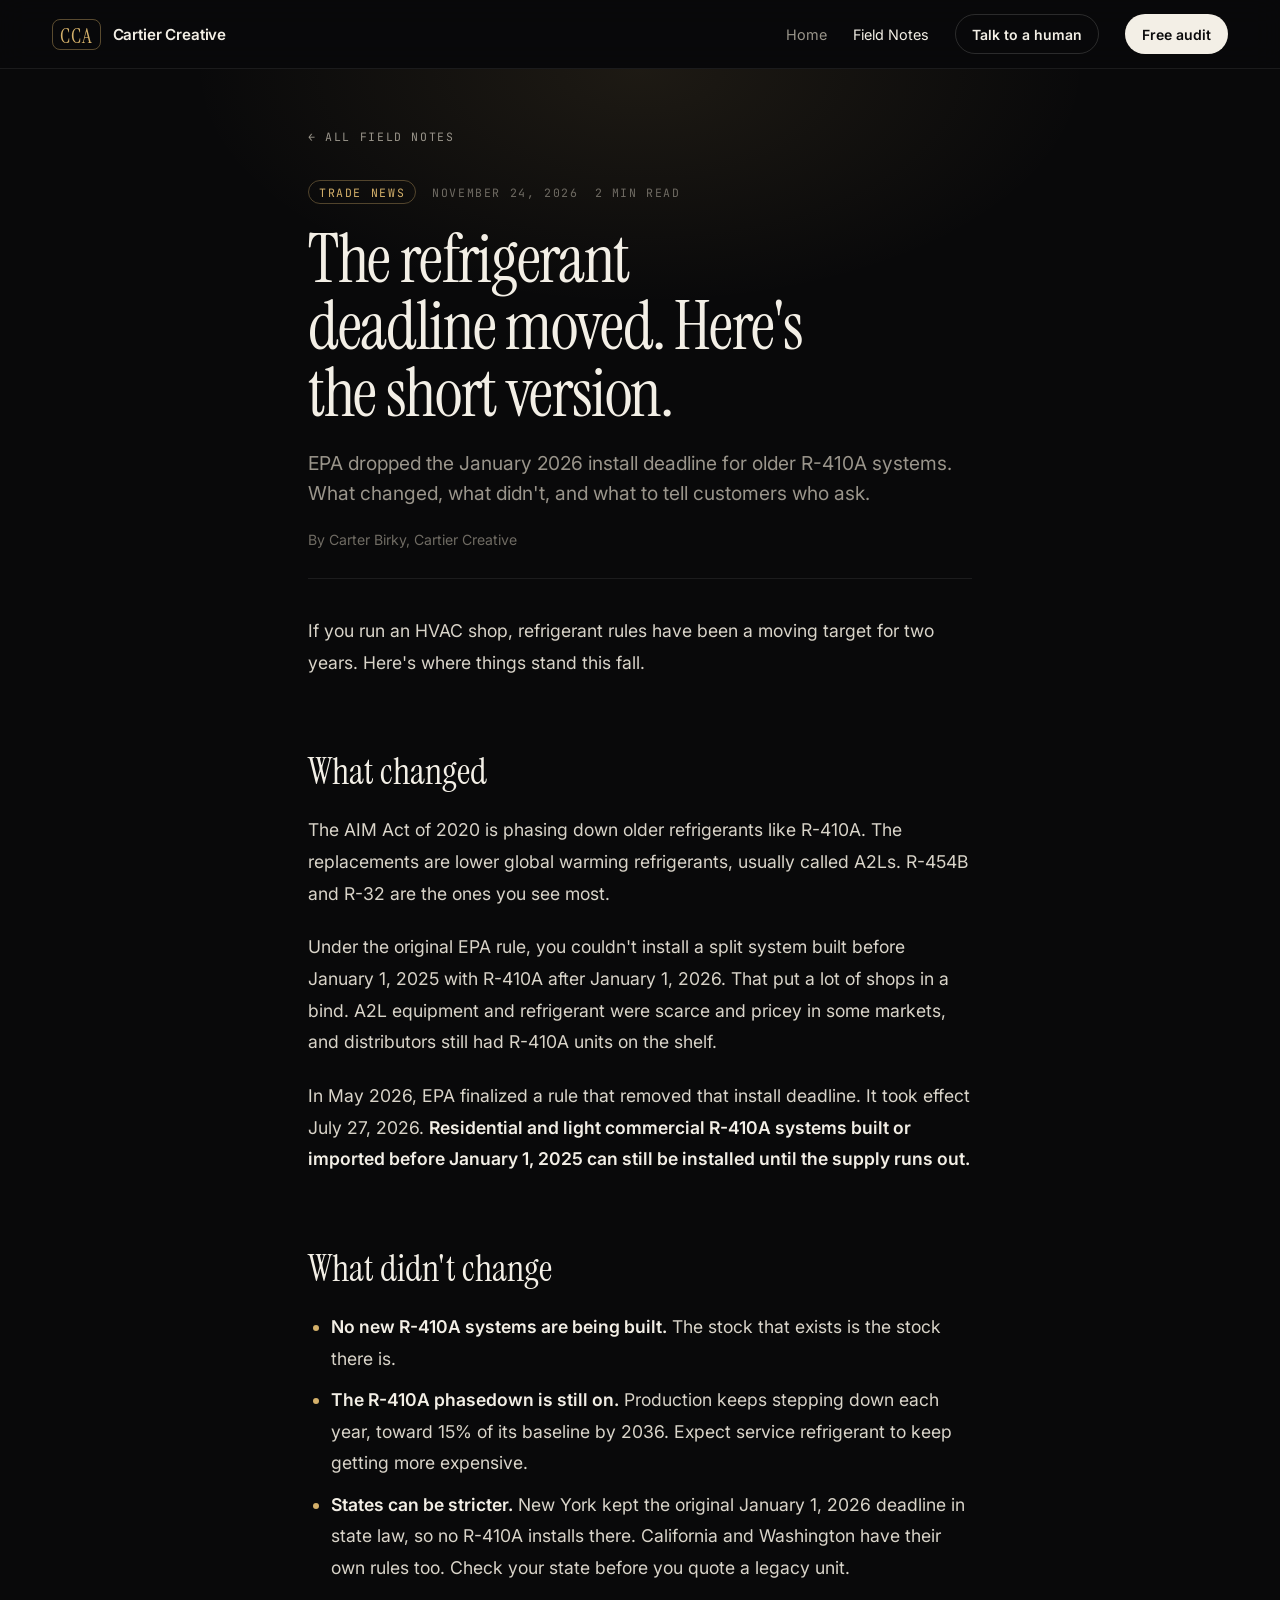
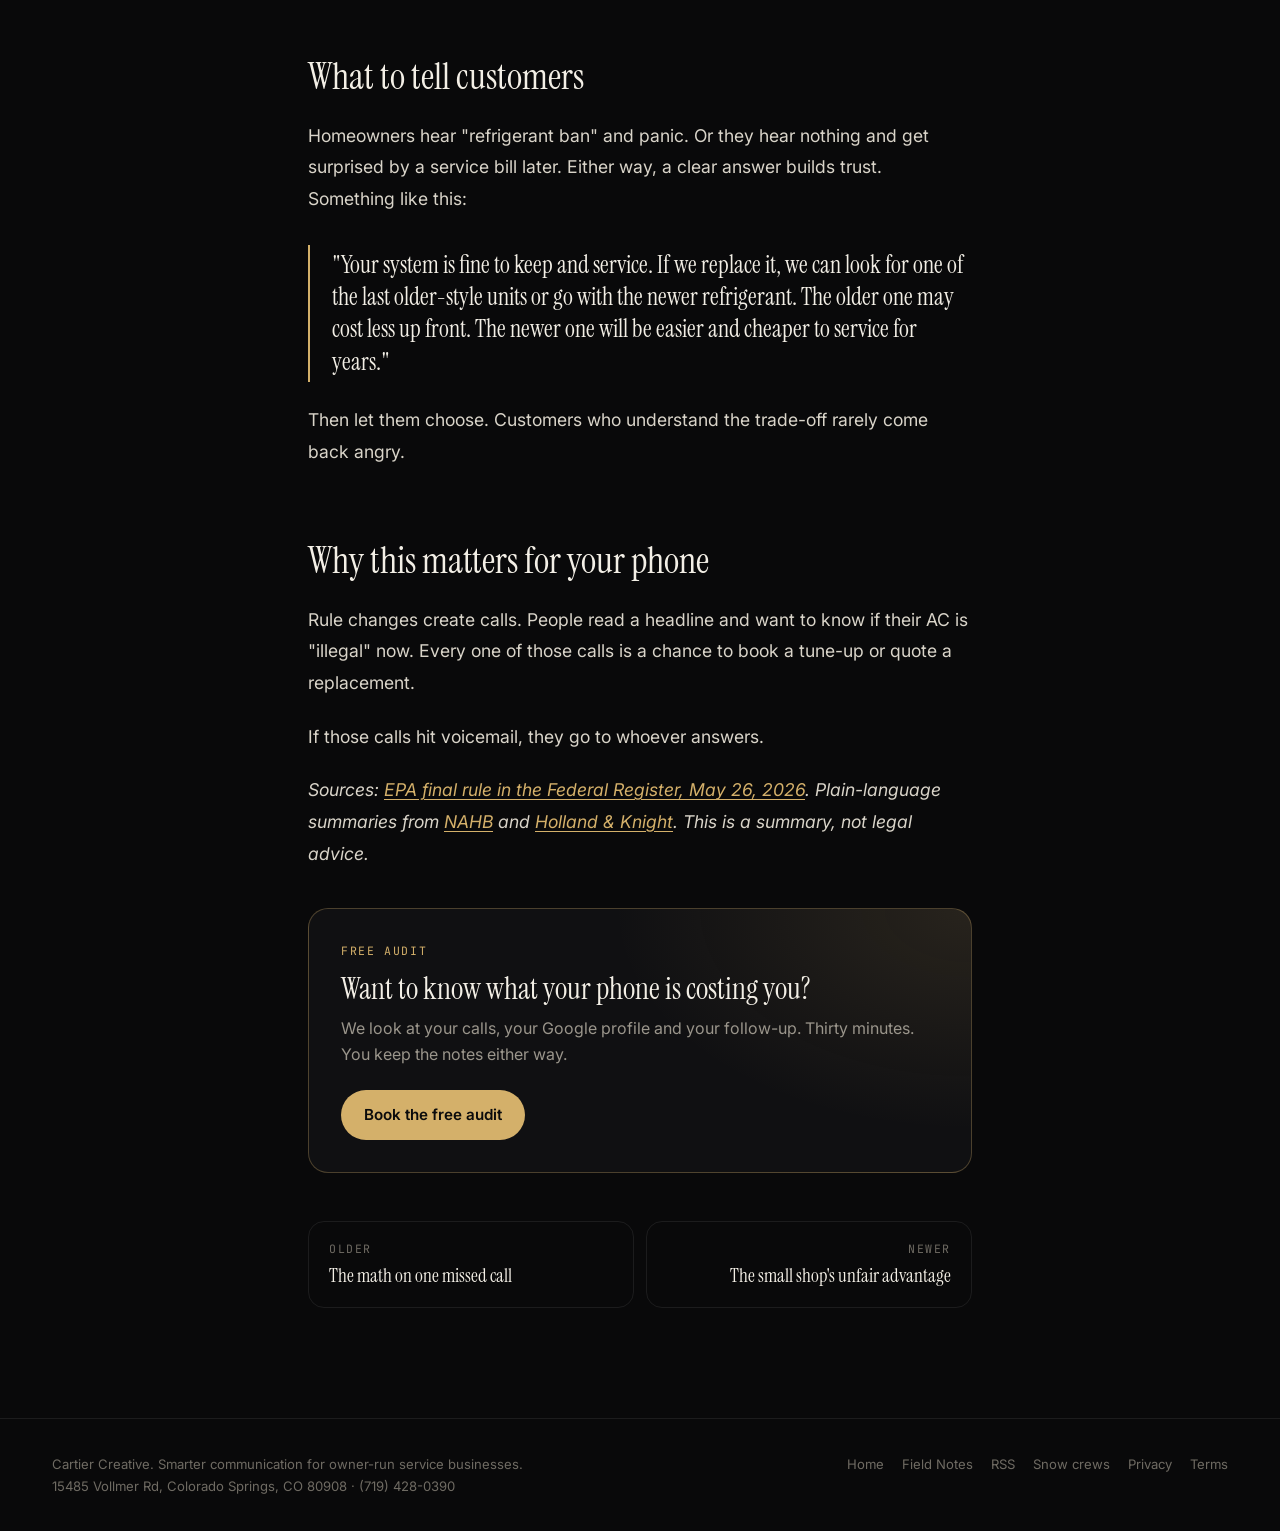
<file: blog/refrigerant-deadline-moved/index.html>
<!doctype html>
<html lang="en">
<head>
<meta charset="utf-8">
<meta name="viewport" content="width=device-width, initial-scale=1">
<title>The refrigerant deadline moved. Here&#x27;s the short version. | Cartier Creative</title>
<meta name="description" content="EPA dropped the January 2026 install deadline for older R-410A systems. What changed, what didn&#x27;t, and what to tell customers who ask.">
<meta name="theme-color" content="#09090a">
<link rel="canonical" href="https://cartiercreativeco.com/blog/refrigerant-deadline-moved/">
<meta property="og:title" content="The refrigerant deadline moved. Here&#x27;s the short version. | Cartier Creative">
<meta property="og:description" content="EPA dropped the January 2026 install deadline for older R-410A systems. What changed, what didn&#x27;t, and what to tell customers who ask.">
<meta property="og:url" content="https://cartiercreativeco.com/blog/refrigerant-deadline-moved/">
<meta property="og:type" content="article">
<link rel="alternate" type="application/rss+xml" title="Cartier Creative Field Notes" href="../../blog/feed.xml">
<link rel="icon" href="data:image/svg+xml,%3Csvg xmlns='http://www.w3.org/2000/svg' viewBox='0 0 32 32'%3E%3Crect width='32' height='32' rx='7' fill='%2309090a'/%3E%3Ctext x='16' y='21.5' text-anchor='middle' font-family='Georgia,serif' font-size='13' fill='%23d4b06a'%3ECCA%3C/text%3E%3C/svg%3E">
<link rel="preconnect" href="https://fonts.googleapis.com">
<link rel="preconnect" href="https://fonts.gstatic.com" crossorigin>
<link href="https://fonts.googleapis.com/css2?family=Instrument+Serif:ital@0;1&family=Inter:wght@400;500;600;700&family=JetBrains+Mono:wght@500&display=swap" rel="stylesheet">
<link rel="stylesheet" href="../../blog/blog.css">
</head>
<body>
<script type="application/ld+json">{"@context":"https://schema.org","@type":"BlogPosting","headline":"The refrigerant deadline moved. Here's the short version.","datePublished":"2026-11-24","author":{"@type":"Person","name":"Carter Birky"},"publisher":{"@type":"Organization","name":"Cartier Creative"},"mainEntityOfPage":"https://cartiercreativeco.com/blog/refrigerant-deadline-moved/"}</script>
<header class="nav">
  <div class="wrap">
    <a class="brand" href="../../" aria-label="Cartier Creative home"><span class="mk">CCA</span><span class="nm">Cartier Creative</span></a>
    <nav class="links" aria-label="Main">
      <a class="l" href="../../">Home</a>
      <a class="l on" href="../../blog/">Field Notes</a>
      <a class="btn ghost" href="tel:+17194280390">Talk to a human</a>
      <a class="btn" href="../../#audit">Free audit</a>
    </nav>
  </div>
</header>
<main class="post">
  <div class="wrap narrow">
    <a class="back mono" href="../">&larr; All field notes</a>
    <p class="meta mono"><span class="tag">Trade news</span><time datetime="2026-11-24">November 24, 2026</time><span>2 min read</span></p>
    <h1 class="balance">The refrigerant deadline moved. Here's the short version.</h1>
    <p class="dek pretty">EPA dropped the January 2026 install deadline for older R-410A systems. What changed, what didn't, and what to tell customers who ask.</p>
    <p class="by">By Carter Birky, Cartier Creative</p>
    <article class="prose">
<p>If you run an HVAC shop, refrigerant rules have been a moving target for two years. Here's where things stand this fall.</p>
<h2>What changed</h2>
<p>The AIM Act of 2020 is phasing down older refrigerants like R-410A. The replacements are lower global warming refrigerants, usually called A2Ls. R-454B and R-32 are the ones you see most.</p>
<p>Under the original EPA rule, you couldn't install a split system built before January 1, 2025 with R-410A after January 1, 2026. That put a lot of shops in a bind. A2L equipment and refrigerant were scarce and pricey in some markets, and distributors still had R-410A units on the shelf.</p>
<p>In May 2026, EPA finalized a rule that removed that install deadline. It took effect July 27, 2026. <strong>Residential and light commercial R-410A systems built or imported before January 1, 2025 can still be installed until the supply runs out.</strong></p>
<h2>What didn't change</h2>
<ul><li><strong>No new R-410A systems are being built.</strong> The stock that exists is the stock there is.</li><li><strong>The R-410A phasedown is still on.</strong> Production keeps stepping down each year, toward 15% of its baseline by 2036. Expect service refrigerant to keep getting more expensive.</li><li><strong>States can be stricter.</strong> New York kept the original January 1, 2026 deadline in state law, so no R-410A installs there. California and Washington have their own rules too. Check your state before you quote a legacy unit.</li></ul>
<h2>What to tell customers</h2>
<p>Homeowners hear "refrigerant ban" and panic. Or they hear nothing and get surprised by a service bill later. Either way, a clear answer builds trust. Something like this:</p>
<blockquote><p>"Your system is fine to keep and service. If we replace it, we can look for one of the last older-style units or go with the newer refrigerant. The older one may cost less up front. The newer one will be easier and cheaper to service for years."</p></blockquote>
<p>Then let them choose. Customers who understand the trade-off rarely come back angry.</p>
<h2>Why this matters for your phone</h2>
<p>Rule changes create calls. People read a headline and want to know if their AC is "illegal" now. Every one of those calls is a chance to book a tune-up or quote a replacement.</p>
<p>If those calls hit voicemail, they go to whoever answers.</p>
<p><em>Sources: <a href="https://www.federalregister.gov/documents/2026/05/26/2026-10387/phasedown-of-hydrofluorocarbons-reconsideration-of-certain-regulatory-requirements-promulgated-under" target="_blank" rel="noopener">EPA final rule in the Federal Register, May 26, 2026</a>. Plain-language summaries from <a href="https://www.nahb.org/blog/2026/05/epa-hvac-refrigerants-r-410a-final-rule" target="_blank" rel="noopener">NAHB</a> and <a href="https://www.hklaw.com/en/insights/publications/2026/05/epa-finalizes-changes-to-technology-transitions-provisions" target="_blank" rel="noopener">Holland &amp; Knight</a>. This is a summary, not legal advice.</em></p>
<aside class="cta-box">
  <p class="mono kicker">Free audit</p>
  <p class="cta-h">Want to know what your phone is costing you?</p>
  <p>We look at your calls, your Google profile and your follow-up. Thirty minutes. You keep the notes either way.</p>
  <a class="btn goldbtn" href="https://api.leadconnectorhq.com/widget/booking/nKwdftctGGdOVALb2mp9" target="_blank" rel="noopener">Book the free audit</a>
</aside>
    </article>
    
    <nav class="pager" aria-label="More posts"><a class="pg" href="../missed-call-math/"><span class="mono">Older</span>The math on one missed call</a><a class="pg nx" href="../small-shop-advantage/"><span class="mono">Newer</span>The small shop&#x27;s unfair advantage</a></nav>
  </div>
</main>
<footer>
  <div class="wrap">
    <p>Cartier Creative. Smarter communication for owner-run service businesses.<br>15485 Vollmer Rd, Colorado Springs, CO 80908 &middot; <a href="tel:+17194280390">(719) 428-0390</a></p>
    <nav aria-label="Footer"><a href="../../">Home</a><a href="../../blog/">Field Notes</a><a href="../../blog/feed.xml">RSS</a><a href="../../snow/">Snow crews</a><a href="../../privacy/">Privacy</a><a href="../../terms/">Terms</a></nav>
  </div>
</footer>
</body>
</html>
</file>
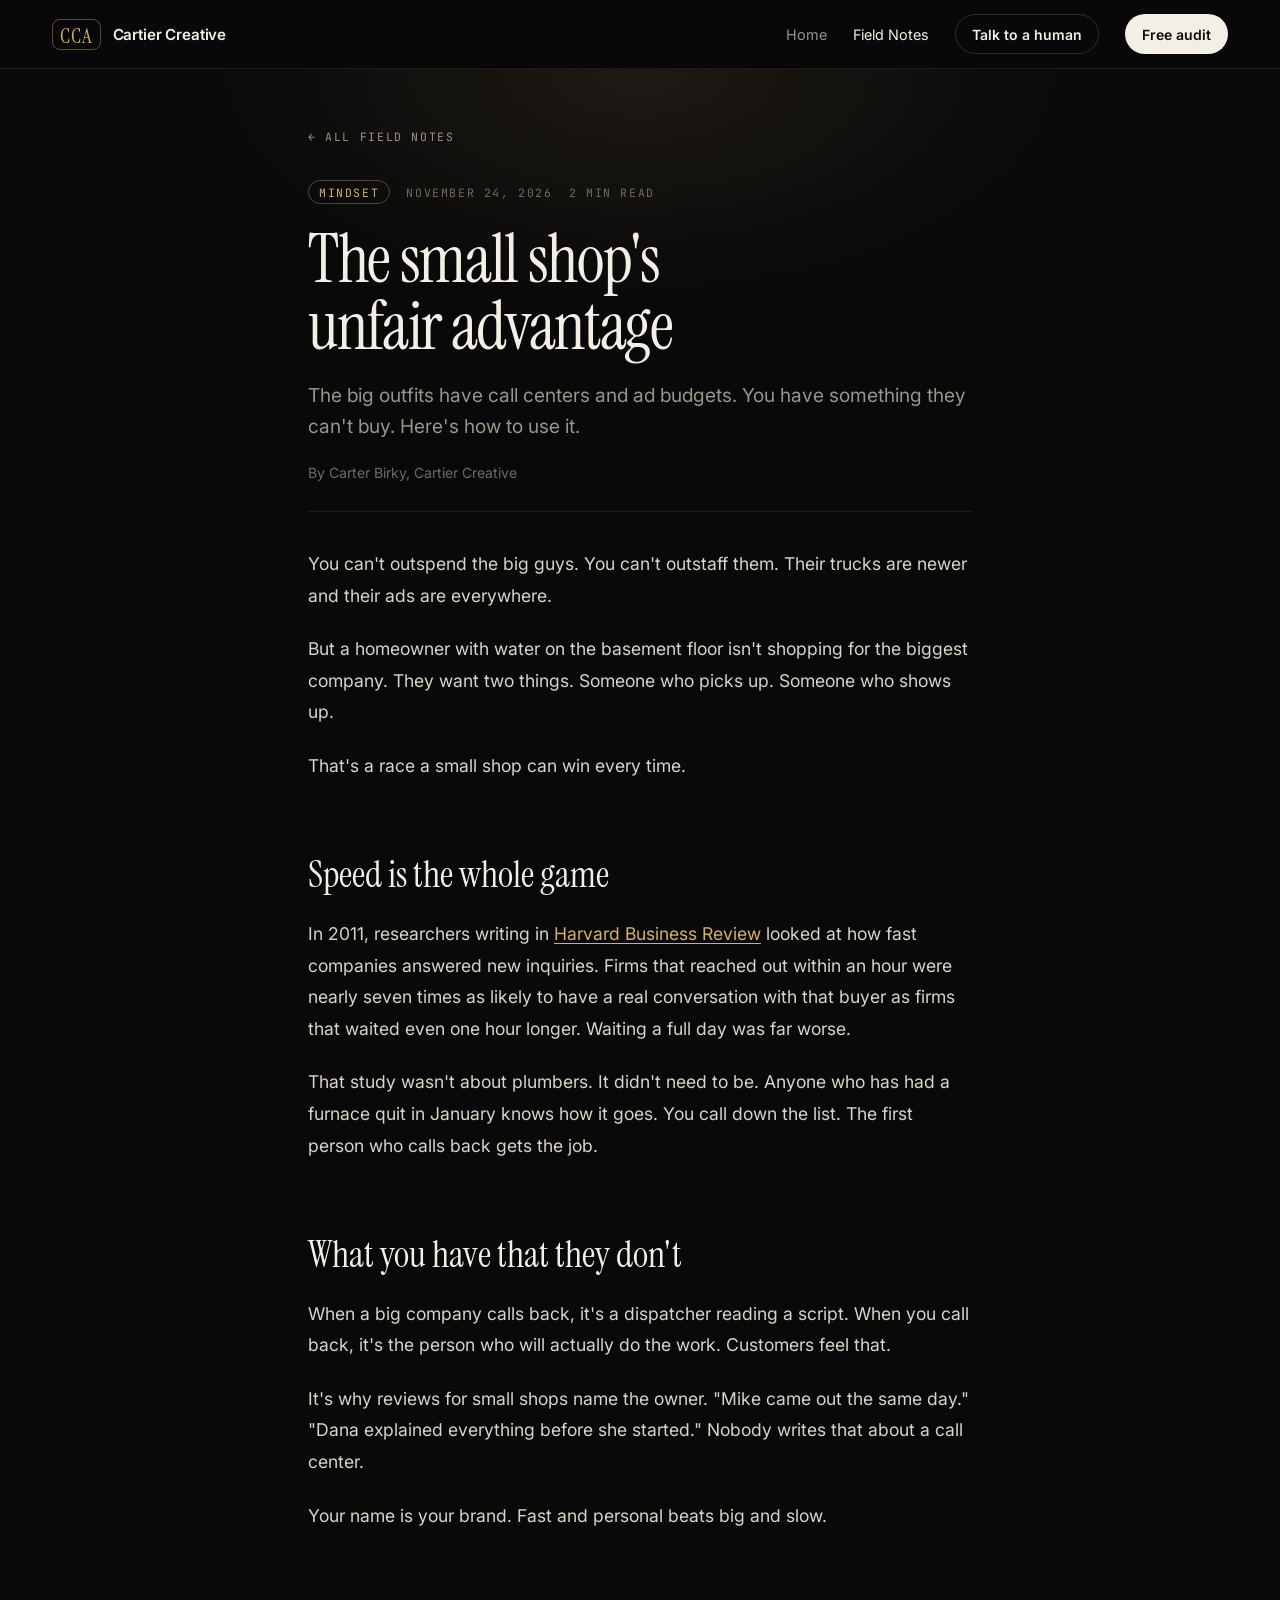
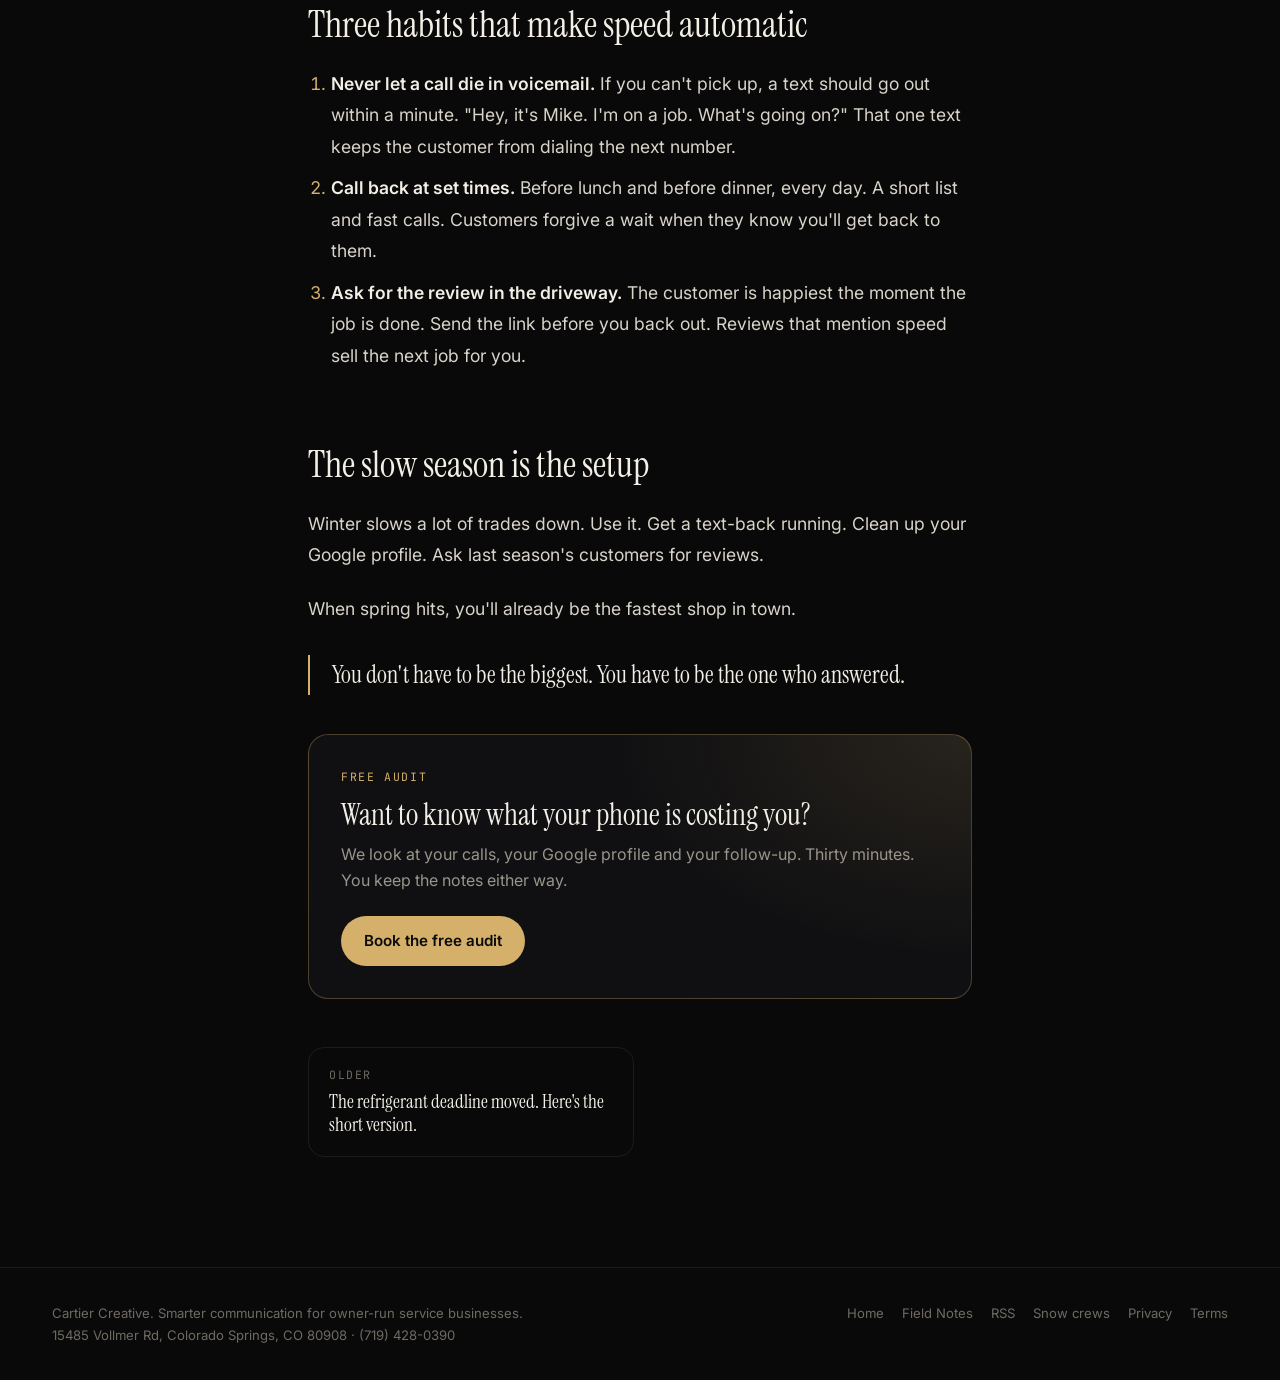
<file: blog/small-shop-advantage/index.html>
<!doctype html>
<html lang="en">
<head>
<meta charset="utf-8">
<meta name="viewport" content="width=device-width, initial-scale=1">
<title>The small shop&#x27;s unfair advantage | Cartier Creative</title>
<meta name="description" content="The big outfits have call centers and ad budgets. You have something they can&#x27;t buy. Here&#x27;s how to use it.">
<meta name="theme-color" content="#09090a">
<link rel="canonical" href="https://cartiercreativeco.com/blog/small-shop-advantage/">
<meta property="og:title" content="The small shop&#x27;s unfair advantage | Cartier Creative">
<meta property="og:description" content="The big outfits have call centers and ad budgets. You have something they can&#x27;t buy. Here&#x27;s how to use it.">
<meta property="og:url" content="https://cartiercreativeco.com/blog/small-shop-advantage/">
<meta property="og:type" content="article">
<link rel="alternate" type="application/rss+xml" title="Cartier Creative Field Notes" href="../../blog/feed.xml">
<link rel="icon" href="data:image/svg+xml,%3Csvg xmlns='http://www.w3.org/2000/svg' viewBox='0 0 32 32'%3E%3Crect width='32' height='32' rx='7' fill='%2309090a'/%3E%3Ctext x='16' y='21.5' text-anchor='middle' font-family='Georgia,serif' font-size='13' fill='%23d4b06a'%3ECCA%3C/text%3E%3C/svg%3E">
<link rel="preconnect" href="https://fonts.googleapis.com">
<link rel="preconnect" href="https://fonts.gstatic.com" crossorigin>
<link href="https://fonts.googleapis.com/css2?family=Instrument+Serif:ital@0;1&family=Inter:wght@400;500;600;700&family=JetBrains+Mono:wght@500&display=swap" rel="stylesheet">
<link rel="stylesheet" href="../../blog/blog.css">
</head>
<body>
<script type="application/ld+json">{"@context":"https://schema.org","@type":"BlogPosting","headline":"The small shop's unfair advantage","datePublished":"2026-11-24","author":{"@type":"Person","name":"Carter Birky"},"publisher":{"@type":"Organization","name":"Cartier Creative"},"mainEntityOfPage":"https://cartiercreativeco.com/blog/small-shop-advantage/"}</script>
<header class="nav">
  <div class="wrap">
    <a class="brand" href="../../" aria-label="Cartier Creative home"><span class="mk">CCA</span><span class="nm">Cartier Creative</span></a>
    <nav class="links" aria-label="Main">
      <a class="l" href="../../">Home</a>
      <a class="l on" href="../../blog/">Field Notes</a>
      <a class="btn ghost" href="tel:+17194280390">Talk to a human</a>
      <a class="btn" href="../../#audit">Free audit</a>
    </nav>
  </div>
</header>
<main class="post">
  <div class="wrap narrow">
    <a class="back mono" href="../">&larr; All field notes</a>
    <p class="meta mono"><span class="tag">Mindset</span><time datetime="2026-11-24">November 24, 2026</time><span>2 min read</span></p>
    <h1 class="balance">The small shop's unfair advantage</h1>
    <p class="dek pretty">The big outfits have call centers and ad budgets. You have something they can't buy. Here's how to use it.</p>
    <p class="by">By Carter Birky, Cartier Creative</p>
    <article class="prose">
<p>You can't outspend the big guys. You can't outstaff them. Their trucks are newer and their ads are everywhere.</p>
<p>But a homeowner with water on the basement floor isn't shopping for the biggest company. They want two things. Someone who picks up. Someone who shows up.</p>
<p>That's a race a small shop can win every time.</p>
<h2>Speed is the whole game</h2>
<p>In 2011, researchers writing in <a href="https://hbr.org/2011/03/the-short-life-of-online-sales-leads" target="_blank" rel="noopener">Harvard Business Review</a> looked at how fast companies answered new inquiries. Firms that reached out within an hour were nearly seven times as likely to have a real conversation with that buyer as firms that waited even one hour longer. Waiting a full day was far worse.</p>
<p>That study wasn't about plumbers. It didn't need to be. Anyone who has had a furnace quit in January knows how it goes. You call down the list. The first person who calls back gets the job.</p>
<h2>What you have that they don't</h2>
<p>When a big company calls back, it's a dispatcher reading a script. When you call back, it's the person who will actually do the work. Customers feel that.</p>
<p>It's why reviews for small shops name the owner. "Mike came out the same day." "Dana explained everything before she started." Nobody writes that about a call center.</p>
<p>Your name is your brand. Fast and personal beats big and slow.</p>
<h2>Three habits that make speed automatic</h2>
<ol><li><strong>Never let a call die in voicemail.</strong> If you can't pick up, a text should go out within a minute. "Hey, it's Mike. I'm on a job. What's going on?" That one text keeps the customer from dialing the next number.</li><li><strong>Call back at set times.</strong> Before lunch and before dinner, every day. A short list and fast calls. Customers forgive a wait when they know you'll get back to them.</li><li><strong>Ask for the review in the driveway.</strong> The customer is happiest the moment the job is done. Send the link before you back out. Reviews that mention speed sell the next job for you.</li></ol>
<h2>The slow season is the setup</h2>
<p>Winter slows a lot of trades down. Use it. Get a text-back running. Clean up your Google profile. Ask last season's customers for reviews.</p>
<p>When spring hits, you'll already be the fastest shop in town.</p>
<blockquote><p>You don't have to be the biggest. You have to be the one who answered.</p></blockquote>
<aside class="cta-box">
  <p class="mono kicker">Free audit</p>
  <p class="cta-h">Want to know what your phone is costing you?</p>
  <p>We look at your calls, your Google profile and your follow-up. Thirty minutes. You keep the notes either way.</p>
  <a class="btn goldbtn" href="https://api.leadconnectorhq.com/widget/booking/nKwdftctGGdOVALb2mp9" target="_blank" rel="noopener">Book the free audit</a>
</aside>
    </article>
    
    <nav class="pager" aria-label="More posts"><a class="pg" href="../refrigerant-deadline-moved/"><span class="mono">Older</span>The refrigerant deadline moved. Here&#x27;s the short version.</a></nav>
  </div>
</main>
<footer>
  <div class="wrap">
    <p>Cartier Creative. Smarter communication for owner-run service businesses.<br>15485 Vollmer Rd, Colorado Springs, CO 80908 &middot; <a href="tel:+17194280390">(719) 428-0390</a></p>
    <nav aria-label="Footer"><a href="../../">Home</a><a href="../../blog/">Field Notes</a><a href="../../blog/feed.xml">RSS</a><a href="../../snow/">Snow crews</a><a href="../../privacy/">Privacy</a><a href="../../terms/">Terms</a></nav>
  </div>
</footer>
</body>
</html>
</file>
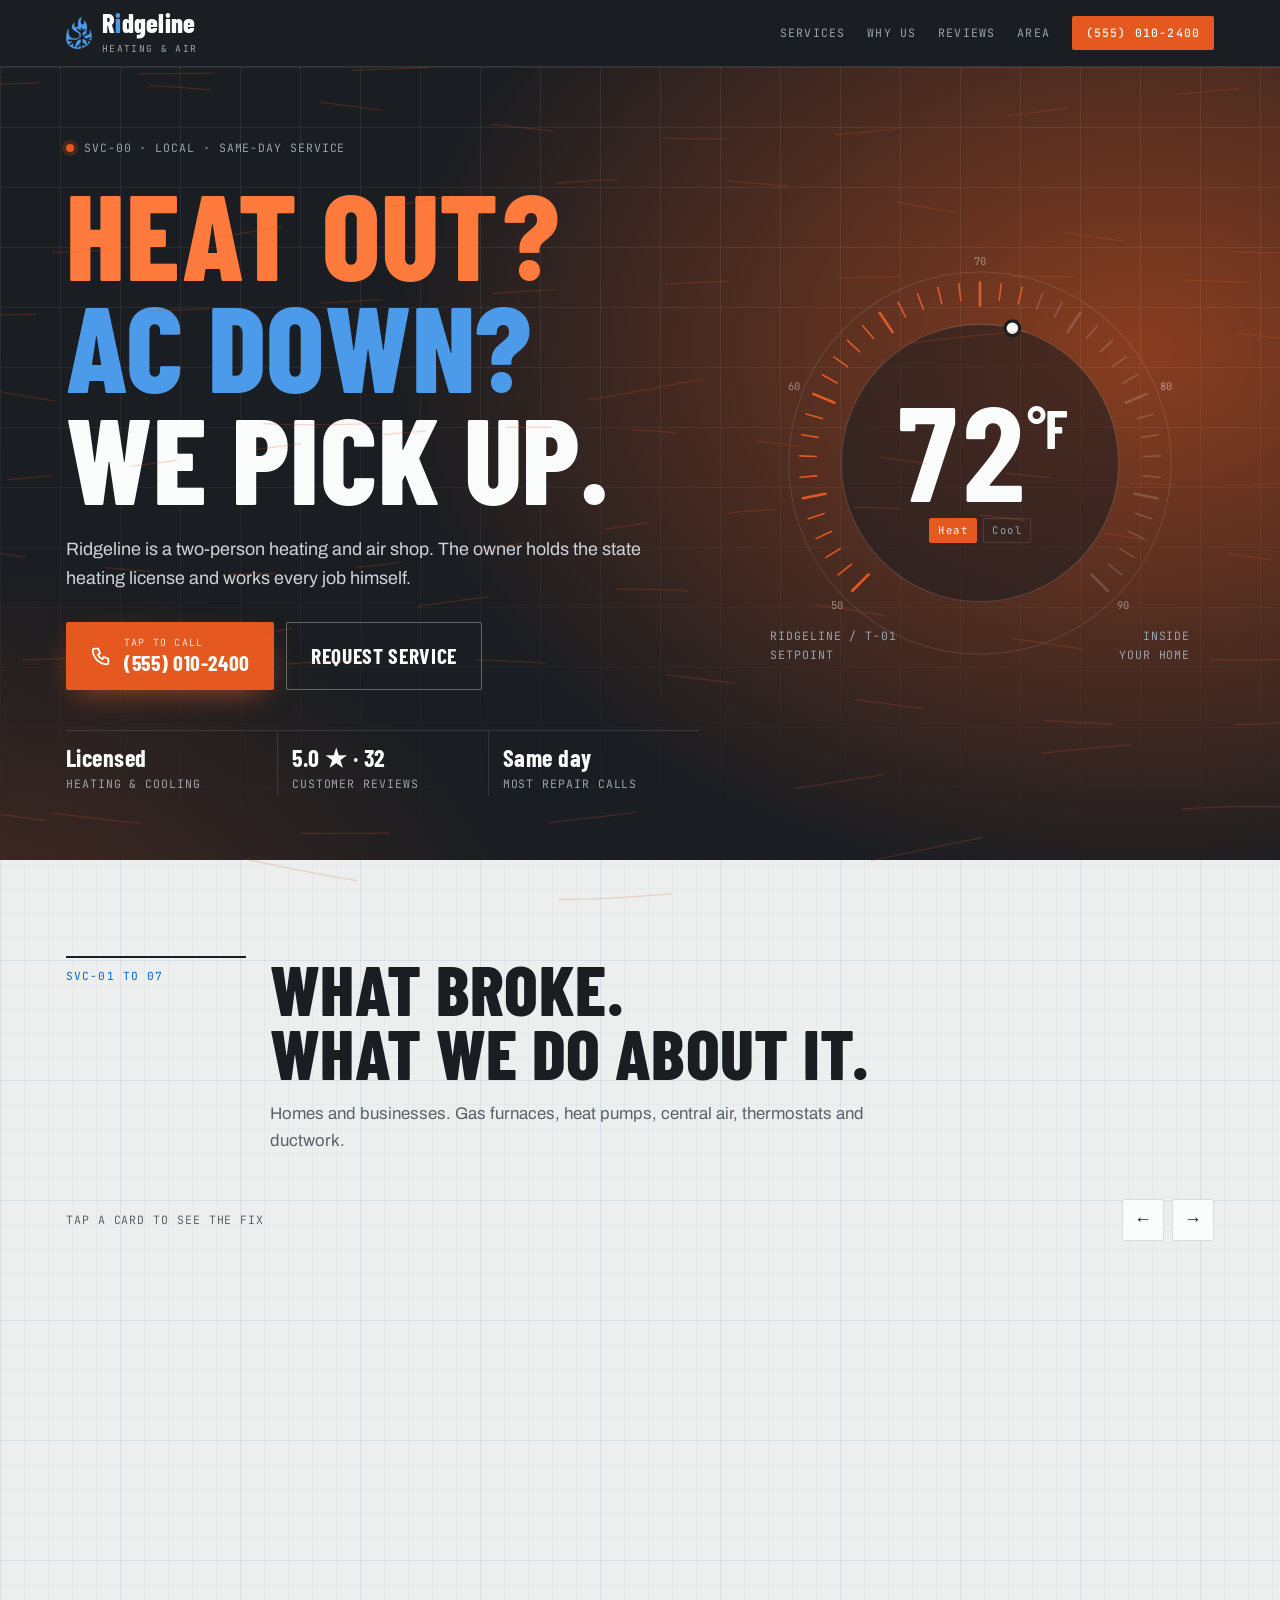
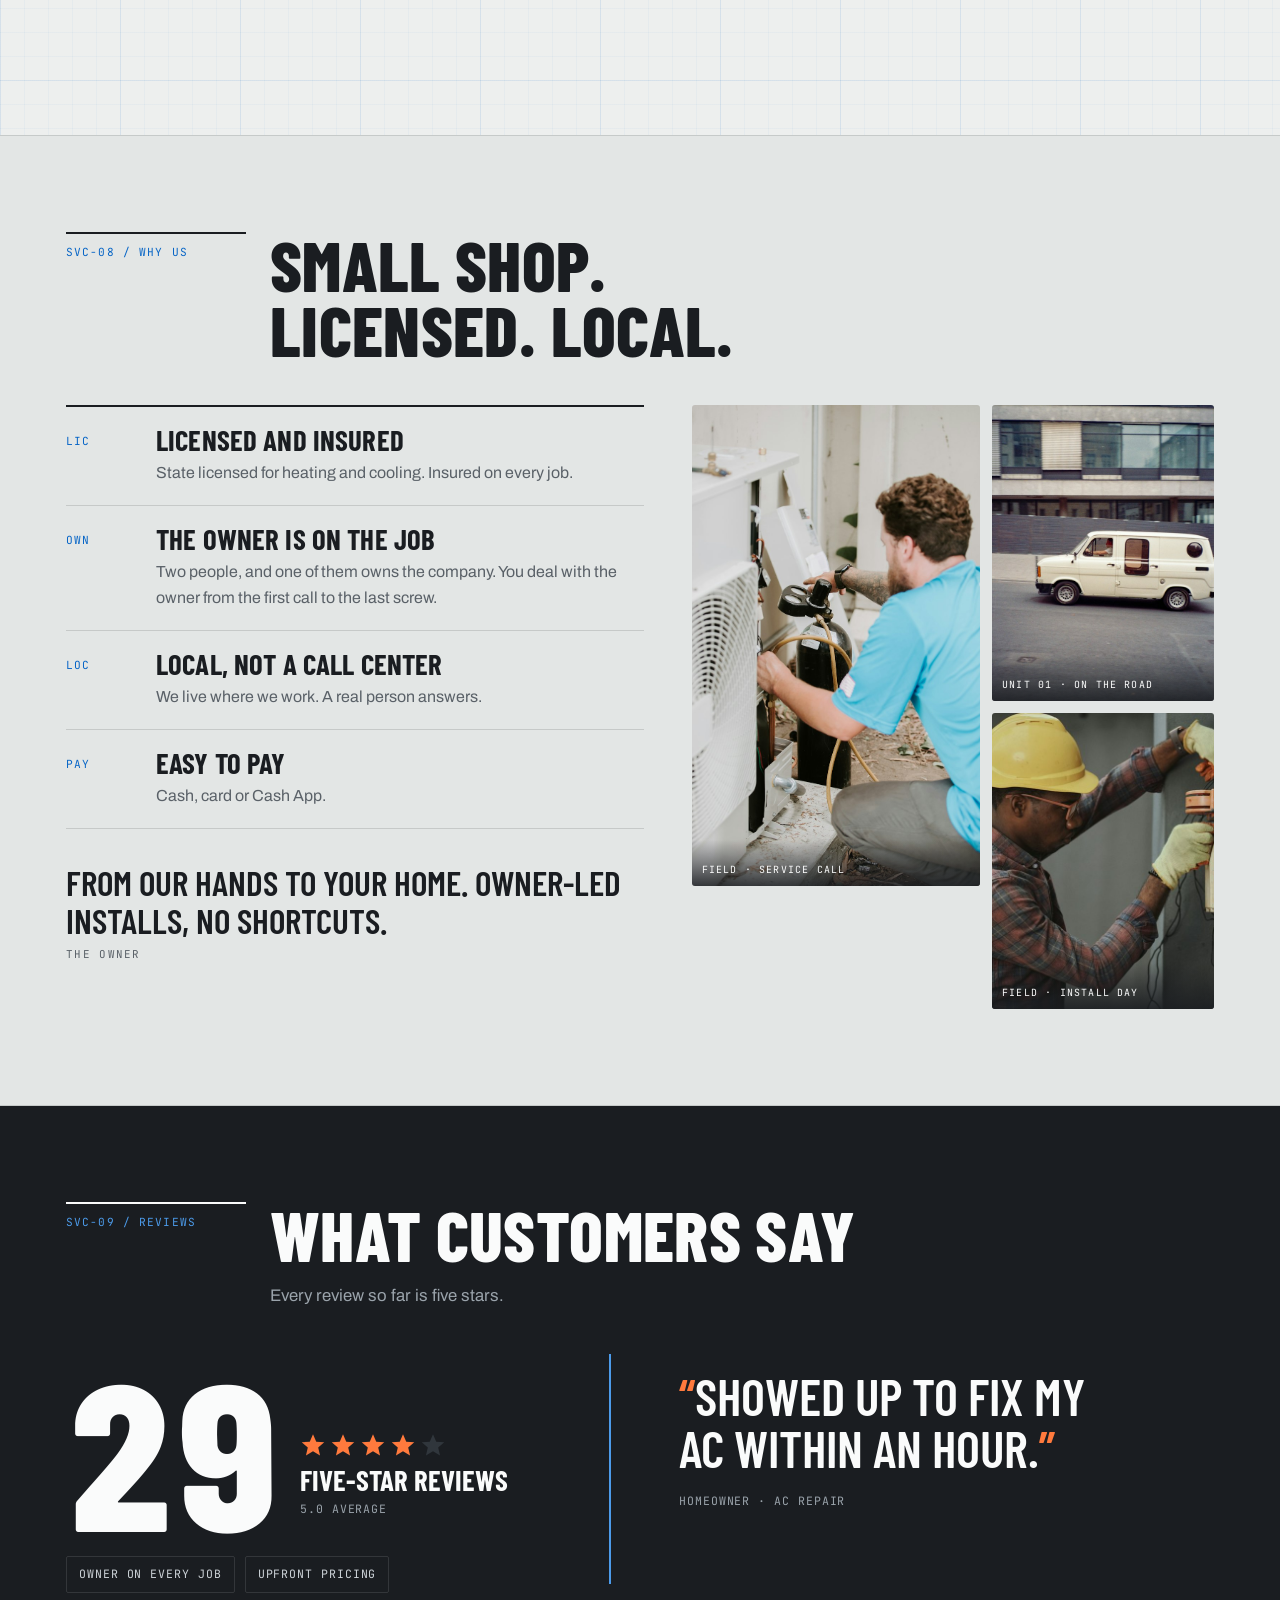
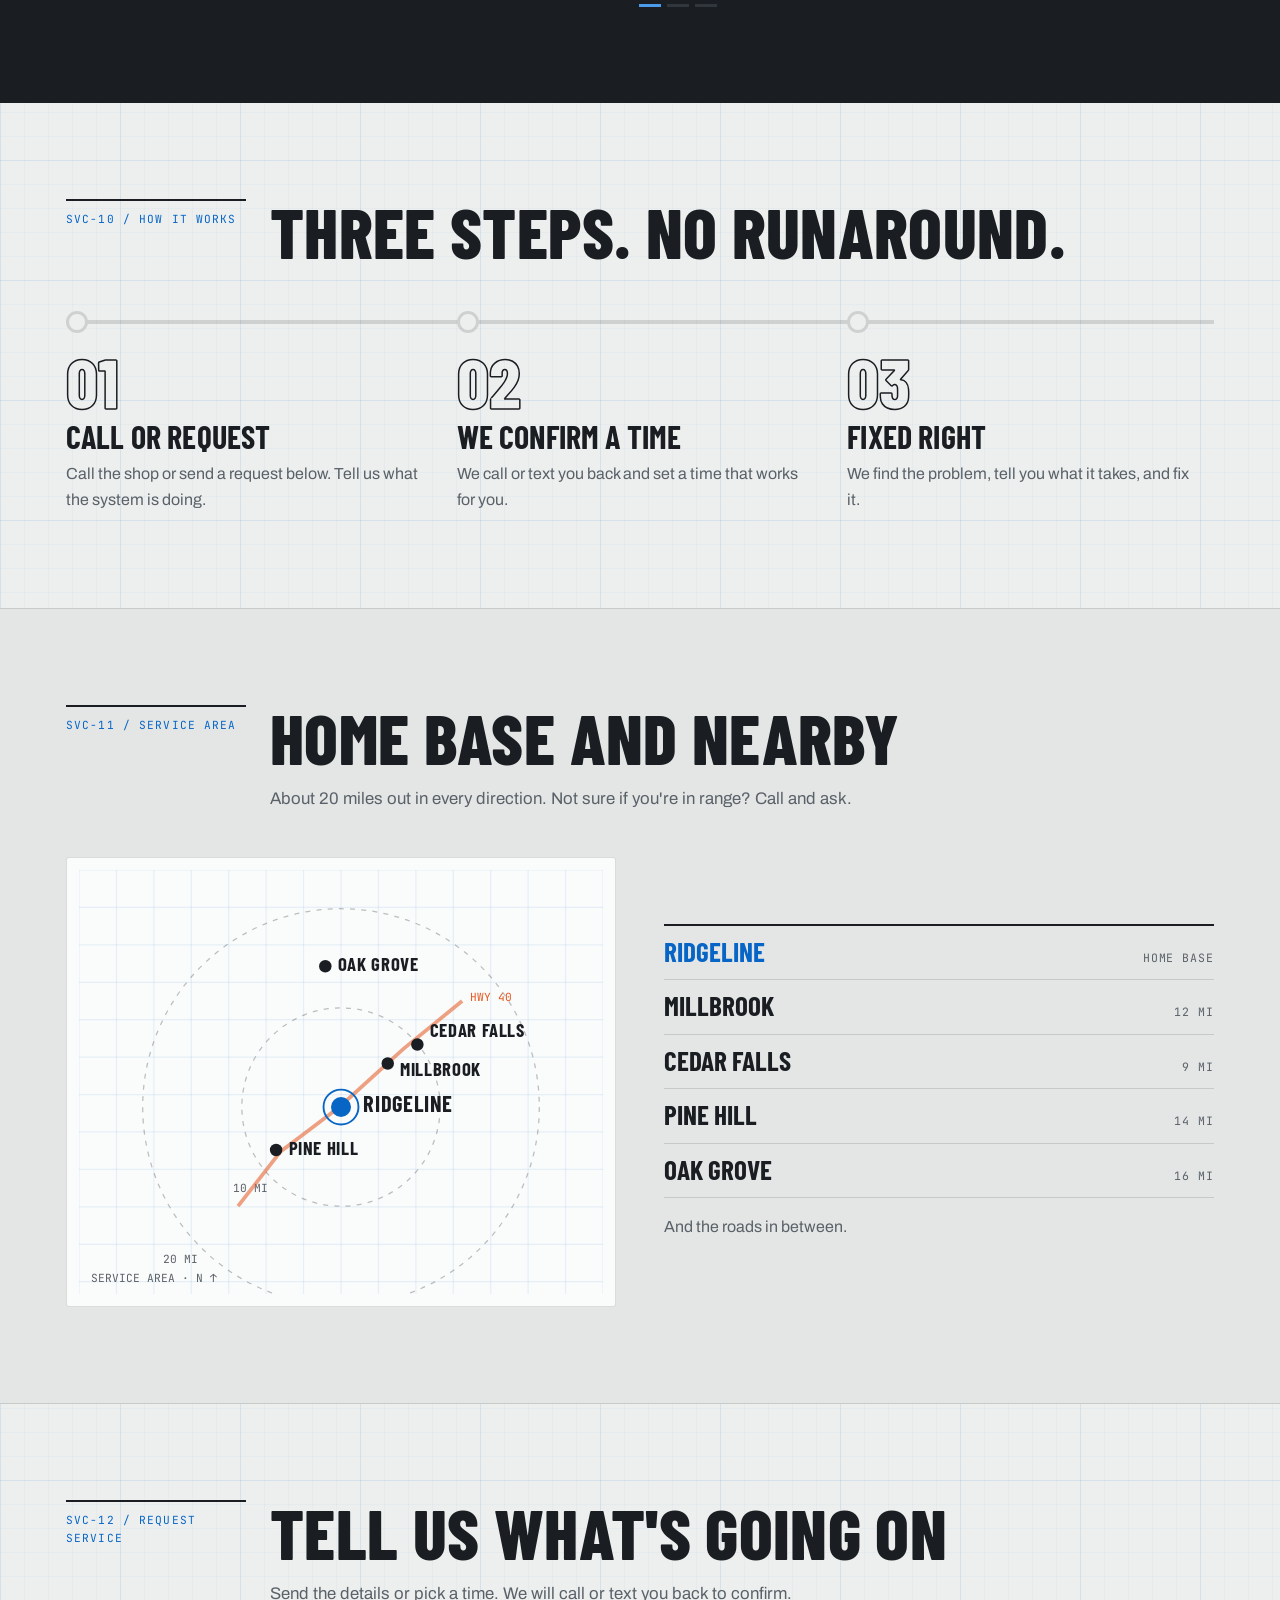
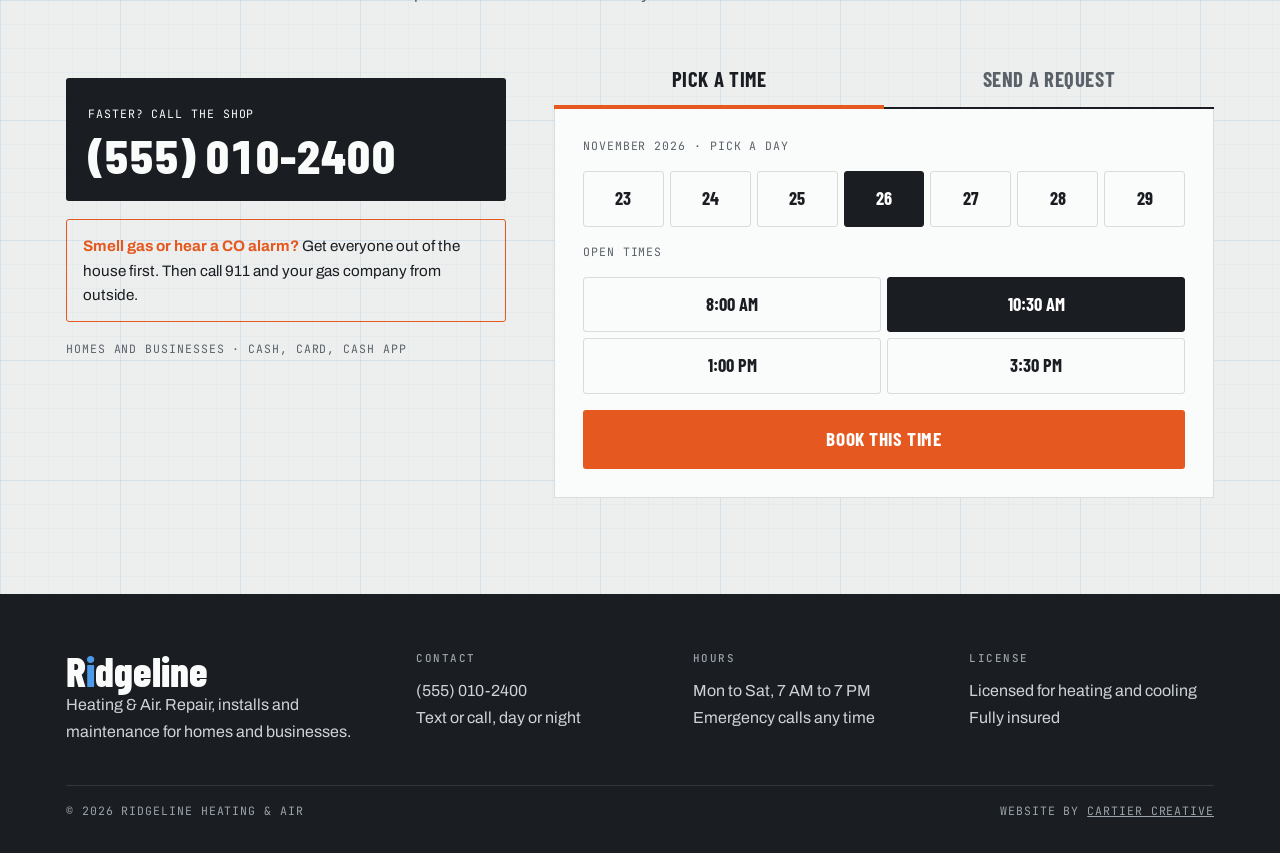
<file: work/ridgeline/index.html>
<!doctype html>
<html lang="en">
<head>
<meta charset="utf-8">
<meta name="viewport" content="width=device-width, initial-scale=1, viewport-fit=cover">
<title>Ridgeline Heating &amp; Air</title>
<meta name="robots" content="noindex">
<meta name="claude:viewport-fit-sides" content="cover">
<meta name="description" content="Ridgeline Heating & Air. Heating and air conditioning repair, heat pumps, installs and tune-ups. Same-day service from a small, owner-run shop.">
<link rel="preconnect" href="https://fonts.googleapis.com">
<link rel="preconnect" href="https://fonts.gstatic.com" crossorigin>
<link rel="stylesheet" href="https://fonts.googleapis.com/css2?family=Archivo:wght@400;500;600;700&family=Barlow+Condensed:wght@500;600;700;800&family=JetBrains+Mono:wght@400;500&display=swap">
<style>
/* Layout: an equipment spec sheet. Charcoal "unit housing" bands alternate with off-white blueprint paper; every section is labeled like a service code. */
:root{
  --paper:#EDEFEE;        /* off-white with a faint cool bias */
  --paper-2:#E3E6E5;
  --ink:#1A1D21;          /* charcoal */
  --ink-2:#24292E;
  --ink-3:#30363C;
  --muted:#5A6168;
  --muted-on-ink:#9AA3AB;
  --line:rgba(26,29,33,.14);
  --line-on-ink:rgba(237,239,238,.12);
  --grid:rgba(7,101,198,.07);
  --ember:#E5581F;        /* heat */
  --ember-hi:#FF7A3D;
  --steel:#0765C6;        /* cooling */
  --steel-hi:#4C9BEA;
  --white:#FAFBFB;
  --heat:0;               /* 0 = warm, 1 = cool, set from scroll */
  --f-display:"Barlow Condensed","Arial Narrow","Roboto Condensed",sans-serif;
  --f-body:"Archivo","Helvetica Neue",Arial,sans-serif;
  --f-mono:"JetBrains Mono",ui-monospace,"SFMono-Regular",Menlo,monospace;
  --gut-l:max(16px, env(safe-area-inset-left, 0px));
  --gut-r:max(16px, env(safe-area-inset-right, 0px));
  --max:1180px;
  color-scheme:light;
}
*{box-sizing:border-box}
html{scroll-behavior:smooth;-webkit-text-size-adjust:100%}
body{
  margin:0;background:var(--paper);color:var(--ink);
  font:16px/1.6 var(--f-body);
  background-image:
    linear-gradient(var(--grid) 1px,transparent 1px),
    linear-gradient(90deg,var(--grid) 1px,transparent 1px),
    linear-gradient(rgba(7,101,198,.035) 1px,transparent 1px),
    linear-gradient(90deg,rgba(7,101,198,.035) 1px,transparent 1px);
  background-size:120px 120px,120px 120px,24px 24px,24px 24px;
  overflow-x:hidden;
}
body::before{content:"";position:fixed;inset:0 0 auto;height:env(safe-area-inset-top,0px);z-index:60;background:var(--ink)}
img{max-width:100%;display:block}
a{color:inherit}
:focus-visible{outline:2px solid var(--ember);outline-offset:3px}
.wrap{position:relative;z-index:2;max-width:var(--max);margin:0 auto;padding-left:var(--gut-l);padding-right:var(--gut-r)}
.mono{font-family:var(--f-mono);font-size:.72rem;letter-spacing:.08em;text-transform:uppercase}
.code{font-family:var(--f-mono);font-size:.7rem;letter-spacing:.1em;color:var(--steel);text-transform:uppercase}
h1,h2,h3{font-family:var(--f-display);font-weight:800;text-transform:uppercase;line-height:.92;letter-spacing:.005em;margin:0;text-wrap:balance}
h2{font-size:clamp(2.4rem,6vw,4.4rem)}
h3{font-size:1.6rem;font-weight:700}
p{margin:0}
.confirm{display:inline-block;font-family:var(--f-mono);font-size:.68rem;letter-spacing:.06em;color:var(--ember);border:1px dashed var(--ember);padding:0 .4em;border-radius:2px;line-height:1.6;vertical-align:middle;max-width:100%}

/* ---------- airflow canvas ---------- */
#airflow{position:fixed;inset:0;width:100%;height:100%;z-index:1;pointer-events:none}

/* ---------- header ---------- */
.top{position:sticky;top:env(safe-area-inset-top,0px);z-index:50;background:var(--ink);color:var(--white);border-bottom:1px solid var(--line-on-ink)}
.top .wrap{display:flex;align-items:center;justify-content:space-between;gap:16px;padding-block:10px}
.brand{display:flex;align-items:center;gap:10px;text-decoration:none}
.flame{width:26px;height:32px;background:var(--steel-hi);-webkit-mask:url([data-uri]) center/contain no-repeat;mask:url([data-uri]) center/contain no-repeat;flex:none}
.brand b{font-family:var(--f-display);font-weight:800;font-size:1.65rem;letter-spacing:.01em;line-height:1}
.brand b i{font-style:normal;color:var(--steel-hi)}
.brand span{display:block;font-family:var(--f-mono);font-size:.6rem;letter-spacing:.14em;color:var(--muted-on-ink);text-transform:uppercase}
.top nav{display:flex;gap:22px;align-items:center}
.top nav a{text-decoration:none;font-family:var(--f-mono);font-size:.72rem;letter-spacing:.1em;text-transform:uppercase;color:var(--muted-on-ink)}
.top nav a:hover{color:var(--white)}
.top .call{color:var(--white);background:var(--ember);padding:8px 14px;border-radius:2px;font-family:var(--f-mono);font-weight:500}
.top .call:hover{background:var(--ember-hi);color:var(--white)}
@media (max-width:820px){.top nav a:not(.call){display:none}}
@media (max-width:640px){.top .call{display:none}}

/* ---------- hero ---------- */
.hero{position:relative;color:var(--white);background:var(--ink);overflow:hidden;isolation:isolate}
.hero::before,.hero::after{content:"";position:absolute;inset:-20%;z-index:-1;transition:opacity .2s linear}
.hero::before{background:radial-gradient(60% 70% at 78% 40%,rgba(229,88,31,.55),transparent 70%),radial-gradient(50% 60% at 10% 100%,rgba(229,88,31,.25),transparent 70%);opacity:calc(1 - var(--heat))}
.hero::after{background:radial-gradient(60% 70% at 78% 40%,rgba(7,101,198,.6),transparent 70%),radial-gradient(50% 60% at 10% 100%,rgba(76,155,234,.25),transparent 70%);opacity:var(--heat)}
.hero .grid-ov{position:absolute;inset:0;z-index:-1;background-image:linear-gradient(var(--line-on-ink) 1px,transparent 1px),linear-gradient(90deg,var(--line-on-ink) 1px,transparent 1px);background-size:60px 60px;mask-image:linear-gradient(180deg,#000 30%,transparent);-webkit-mask-image:linear-gradient(180deg,#000 30%,transparent);opacity:.6}
.hero .wrap{display:grid;grid-template-columns:minmax(0,1.15fr) minmax(0,.85fr);gap:48px;align-items:center;padding-block:72px 64px}
.hero .eyebrow{color:var(--muted-on-ink);display:flex;gap:10px;flex-wrap:wrap;align-items:center}
.hero .eyebrow .dot{width:8px;height:8px;border-radius:50%;background:var(--ember);box-shadow:0 0 0 4px rgba(229,88,31,.2)}
.hero h1{font-size:clamp(3.4rem,10.5vw,7.6rem);margin:20px 0 22px}
.hero h1 .warm{color:var(--ember-hi)}
.hero h1 .cool{color:var(--steel-hi)}
.hero h1 .who{display:block;color:var(--white)}
.hero .lede{font-size:1.12rem;max-width:34em;color:#CDD3D8}
.ctas{display:flex;flex-wrap:wrap;gap:12px;margin-top:30px}
.btn{display:inline-flex;align-items:center;gap:12px;text-decoration:none;font-family:var(--f-display);font-weight:700;font-size:1.35rem;letter-spacing:.03em;text-transform:uppercase;padding:16px 24px;border-radius:2px;border:0;cursor:pointer;line-height:1}
.btn-call{background:var(--ember);color:var(--white);box-shadow:0 10px 30px -10px rgba(229,88,31,.7)}
.btn-call:hover{background:var(--ember-hi)}
.btn-call small{display:block;font-family:var(--f-mono);font-weight:400;font-size:.62rem;letter-spacing:.12em;opacity:.85;margin-bottom:4px}
.btn-ghost{background:transparent;color:var(--white);border:1px solid rgba(237,239,238,.35)}
.btn-ghost:hover{border-color:var(--white)}
.btn svg{width:22px;height:22px;flex:none}
.specs{display:grid;grid-template-columns:repeat(3,minmax(0,1fr));margin-top:40px;border-top:1px solid var(--line-on-ink)}
.specs div{padding:14px 14px 0 0;min-width:0}
.specs div+div{padding-left:14px;border-left:1px solid var(--line-on-ink)}
.specs b{display:block;font-family:var(--f-display);font-weight:700;font-size:1.5rem;letter-spacing:.02em;line-height:1.05}
.specs span{color:var(--muted-on-ink)}

/* thermostat */
.dial{position:relative;width:min(100%,420px);aspect-ratio:1;margin-inline:auto;max-width:100%}
.dial svg{width:100%;height:100%;overflow:visible}
.dial .readout{position:absolute;inset:0;display:grid;place-content:center;text-align:center}
.dial .temp{font-family:var(--f-display);font-weight:700;font-size:clamp(5rem,13vw,8.4rem);line-height:.85;font-variant-numeric:tabular-nums;letter-spacing:-.01em}
.dial .temp sup{font-size:.4em;vertical-align:top;position:relative;top:.25em;margin-left:2px}
.dial .mode{display:flex;gap:6px;justify-content:center;margin-top:12px}
.dial .mode span{font-family:var(--f-mono);font-size:.66rem;letter-spacing:.14em;padding:3px 8px;border:1px solid var(--line-on-ink);color:var(--muted-on-ink);border-radius:2px;transition:all .3s}
.dial .mode .on.h{background:var(--ember);border-color:var(--ember);color:var(--white)}
.dial .mode .on.c{background:var(--steel);border-color:var(--steel);color:var(--white)}
.dial .tag{position:absolute;left:0;bottom:4%;color:var(--muted-on-ink)}
.dial .tag2{position:absolute;right:0;bottom:4%;color:var(--muted-on-ink);text-align:right}

@media (max-width:880px){
  .hero .wrap{grid-template-columns:minmax(0,1fr);gap:28px;padding-block:40px 48px}
  .dial{width:min(78vw,320px);order:-1}
  .dial .tag,.dial .tag2{display:none}
}
@media (max-width:520px){
  .specs{grid-template-columns:minmax(0,1fr)}
  .specs div,.specs div+div{padding:12px 0;border-left:0;border-bottom:1px solid var(--line-on-ink)}
  .btn{width:100%;justify-content:center}
}

/* ---------- section frame ---------- */
section{position:relative}
.sec{padding-block:96px}
.sec-head{display:grid;grid-template-columns:180px minmax(0,1fr);gap:24px;margin-bottom:44px;align-items:start}
.sec-head .code{padding-top:10px;border-top:2px solid var(--ink)}
.sec-head p{max-width:38em;color:var(--muted);margin-top:16px;font-size:1.05rem}
@media (max-width:720px){.sec{padding-block:64px}.sec-head{grid-template-columns:minmax(0,1fr);gap:12px}.sec-head .code{border-top:0;padding-top:0}}

/* ---------- services strip ---------- */
.strip-hint{display:flex;justify-content:space-between;align-items:center;gap:16px;margin-bottom:14px;color:var(--muted)}
.strip-nav{display:flex;gap:8px}
.strip-nav button{width:42px;height:42px;border:1px solid var(--line);background:var(--white);border-radius:2px;cursor:pointer;color:var(--ink);font-size:1.1rem}
.strip-nav button:hover{border-color:var(--ink)}
.strip{display:flex;gap:16px;overflow-x:auto;scroll-snap-type:x mandatory;padding:4px 2px 20px;scrollbar-width:thin;overscroll-behavior-x:contain}
.card{flex:0 0 clamp(250px,30vw,320px);scroll-snap-align:start;perspective:1200px;min-height:360px;border:0;padding:0;background:none;text-align:left;cursor:pointer;font:inherit;color:inherit}
.card .in{position:relative;width:100%;height:100%;min-height:360px;transform-style:preserve-3d;transition:transform .7s cubic-bezier(.2,.7,.2,1)}
.card .face{position:absolute;inset:0;backface-visibility:hidden;-webkit-backface-visibility:hidden;padding:22px;display:flex;flex-direction:column;border-radius:3px}
.card .prob{background:var(--ink);color:var(--white)}
.card .fix{background:var(--white);color:var(--ink);transform:rotateY(180deg);border:1px solid var(--line)}
.card .face .row{display:flex;justify-content:space-between;align-items:center;gap:10px}
.card .prob .lab{color:var(--ember-hi)}
.card .fix .lab{color:var(--steel)}
.card .q{font-family:var(--f-display);font-weight:700;font-size:2.15rem;line-height:.98;text-transform:uppercase;margin-top:auto;text-wrap:balance}
.card .svc{margin-top:14px;color:var(--muted-on-ink);display:flex;justify-content:space-between;align-items:center;gap:8px;border-top:1px solid var(--line-on-ink);padding-top:12px}
.card .fix h3{margin:22px 0 12px}
.card .fix p{color:var(--muted);font-size:.98rem}
.card .fix .go{margin-top:auto;padding-top:14px;border-top:1px solid var(--line);color:var(--ink)}
.card .gauge{height:3px;background:var(--ink-3);margin-top:16px;position:relative;overflow:hidden}
.card .gauge::after{content:"";position:absolute;inset:0;width:var(--g,60%);background:linear-gradient(90deg,var(--ember),var(--ember-hi))}
.card.flipped .in{transform:rotateY(180deg)}
@media (hover:hover){.card:hover .in{transform:rotateY(180deg)}}

/* ---------- why ---------- */
.why{background:var(--paper-2);border-block:1px solid var(--line)}
.why-grid{display:grid;grid-template-columns:minmax(0,1.05fr) minmax(0,.95fr);gap:48px;align-items:start}
.sheet{border-top:2px solid var(--ink)}
.sheet .r{display:grid;grid-template-columns:72px minmax(0,1fr);gap:18px;padding:20px 0;border-bottom:1px solid var(--line)}
.sheet .r .code{padding-top:6px}
.sheet h3{font-size:1.8rem}
.sheet p{color:var(--muted);margin-top:6px}
.motto{margin-top:34px;font-family:var(--f-display);font-weight:600;font-size:clamp(1.6rem,3vw,2.2rem);line-height:1.08;text-transform:uppercase;max-width:20em}
.motto small{display:block;margin-top:10px;font-family:var(--f-mono);font-size:.68rem;letter-spacing:.12em;color:var(--muted);font-weight:400}
.photos{display:grid;grid-template-columns:minmax(0,1.3fr) minmax(0,1fr);gap:12px}
.ph{position:relative;margin:0;background:var(--ink);border-radius:3px;overflow:hidden}
.ph img{width:100%;height:100%;object-fit:cover}
.ph figcaption{position:absolute;left:0;right:0;bottom:0;padding:22px 10px 8px;color:var(--white);background:linear-gradient(transparent,rgba(26,29,33,.85));font-family:var(--f-mono);font-size:.62rem;letter-spacing:.12em;text-transform:uppercase}
.ph.tall{grid-row:span 2;aspect-ratio:3/5}
.ph.sm{aspect-ratio:3/4}
@media (max-width:880px){.why-grid{grid-template-columns:minmax(0,1fr)}}

/* ---------- reviews ---------- */
.reviews{background:var(--ink);color:var(--white)}
.reviews .sec-head .code{border-color:var(--white);color:var(--steel-hi)}
.reviews .sec-head p{color:var(--muted-on-ink)}
.rev-grid{display:grid;grid-template-columns:minmax(0,.9fr) minmax(0,1.1fr);gap:48px;align-items:center}
.count{display:flex;align-items:flex-end;gap:18px}
.count .n{font-family:var(--f-display);font-weight:800;font-size:clamp(8rem,20vw,13rem);line-height:.78;font-variant-numeric:tabular-nums;color:var(--white)}
.count .of{padding-bottom:10px}
.stars{display:flex;gap:4px;margin-bottom:8px}
.stars svg{width:26px;height:26px;fill:var(--ink-3);transition:fill .3s}
.stars svg.lit{fill:var(--ember-hi)}
.count .of b{display:block;font-family:var(--f-display);font-size:1.8rem;font-weight:700;text-transform:uppercase;line-height:1}
.count .of span{color:var(--muted-on-ink)}
.badges{display:flex;gap:10px;flex-wrap:wrap;margin-top:26px}
.badge{border:1px solid var(--line-on-ink);padding:8px 12px;border-radius:2px;color:#CDD3D8}
.ticker{position:relative;min-height:230px;border-left:2px solid var(--steel-hi);padding-left:28px}
.quote{position:absolute;left:28px;right:0;top:0;opacity:0;transform:translateY(14px);transition:opacity .8s ease,transform .8s ease}
.quote.on{opacity:1;transform:none}
.quote p{font-family:var(--f-display);font-weight:600;font-size:clamp(2rem,4.4vw,3.2rem);line-height:1.02;text-transform:uppercase;text-wrap:balance}
.quote p::before{content:"\201C";color:var(--ember-hi)}
.quote p::after{content:"\201D";color:var(--ember-hi)}
.quote cite{display:block;margin-top:18px;font-style:normal;color:var(--muted-on-ink)}
.ticker-dots{display:flex;gap:6px;margin-top:20px;padding-left:30px}
.ticker-dots i{width:22px;height:3px;background:var(--ink-3)}
.ticker-dots i.on{background:var(--steel-hi)}
@media (max-width:880px){.rev-grid{grid-template-columns:minmax(0,1fr)}.ticker{min-height:260px}}

/* ---------- process ---------- */
.process{--p:0}
.steps{position:relative;display:grid;grid-template-columns:repeat(3,minmax(0,1fr));gap:24px;padding-top:44px}
.steps .track{position:absolute;left:0;right:0;top:12px;height:4px;background:var(--line)}
.steps .track i{position:absolute;inset:0;width:calc(var(--p)*100%);background:linear-gradient(90deg,var(--ember),var(--steel))}
.step{position:relative;min-width:0}
.step .node{position:absolute;top:-41px;left:0;width:22px;height:22px;border-radius:50%;background:var(--paper);border:3px solid var(--line);transition:border-color .3s,background .3s}
.step.lit .node{border-color:var(--ink);background:var(--ember)}
.step:nth-child(4).lit .node{background:var(--steel)}
.step .num{font-family:var(--f-display);font-weight:800;font-size:4.4rem;line-height:.85;color:transparent;-webkit-text-stroke:1.5px var(--ink)}
.step h3{font-size:2rem;margin:10px 0 10px}
.step p{color:var(--muted);max-width:22em}
@media (max-width:720px){
  .steps{grid-template-columns:minmax(0,1fr);padding-top:0;padding-left:44px;gap:36px}
  .steps .track{left:9px;right:auto;top:0;bottom:0;width:4px;height:auto}
  .steps .track i{width:100%;height:calc(var(--p)*100%);background:linear-gradient(180deg,var(--ember),var(--steel))}
  .step .node{top:6px;left:-44px}
}

/* ---------- area ---------- */
.area{background:var(--paper-2);border-block:1px solid var(--line)}
.area-grid{display:grid;grid-template-columns:minmax(0,1fr) minmax(0,1fr);gap:48px;align-items:center}
.map{background:var(--white);border:1px solid var(--line);border-radius:3px;padding:12px}
.map svg{width:100%;height:auto;display:block}
.towns{list-style:none;margin:0;padding:0;border-top:2px solid var(--ink)}
.towns li{display:flex;justify-content:space-between;align-items:baseline;gap:12px;padding:12px 0;border-bottom:1px solid var(--line)}
.towns li b{font-family:var(--f-display);font-weight:700;font-size:1.7rem;text-transform:uppercase;line-height:1}
.towns li span{color:var(--muted)}
.towns li.home b{color:var(--steel)}
.area .note{margin-top:16px;color:var(--muted)}
@media (max-width:880px){.area-grid{grid-template-columns:minmax(0,1fr)}}

/* ---------- request ---------- */
.req-grid{display:grid;grid-template-columns:minmax(0,.8fr) minmax(0,1.2fr);gap:48px;align-items:start}
.req-side .big-call{display:block;text-decoration:none;margin-top:26px;padding:22px;background:var(--ink);color:var(--white);border-radius:3px}
.req-side .big-call b{display:block;font-family:var(--f-display);font-weight:800;font-size:clamp(2.2rem,4.4vw,3rem);line-height:1;margin-top:6px;font-variant-numeric:tabular-nums}
.req-side .big-call:hover b{color:var(--ember-hi)}
.req-side .safety{margin-top:18px;padding:14px 16px;border:1px solid var(--ember);border-radius:3px;font-size:.95rem}
.req-side .safety b{color:var(--ember)}
.req-side .pay{margin-top:18px;color:var(--muted)}
.tabs{display:flex;border-bottom:2px solid var(--ink)}
.tabs button{flex:1;font-family:var(--f-display);font-weight:700;font-size:1.3rem;text-transform:uppercase;letter-spacing:.03em;padding:14px 10px;background:transparent;border:0;cursor:pointer;color:var(--muted);border-bottom:4px solid transparent;margin-bottom:-2px}
.tabs button[aria-selected="true"]{color:var(--ink);border-bottom-color:var(--ember)}
.panel{background:var(--white);border:1px solid var(--line);border-top:0;min-height:520px;position:relative}
.panel iframe{width:100%;border:0;min-height:720px;display:block}
.embed-ph{padding:28px;display:flex;flex-direction:column;gap:14px;min-height:520px}
.embed-ph .field{height:48px;border:1px solid var(--line);border-radius:2px;background:var(--paper);display:flex;align-items:center;padding:0 14px;color:var(--muted);font-size:.9rem}
.embed-ph .field.tall{height:110px;align-items:flex-start;padding-top:12px}
.embed-ph .two{display:grid;grid-template-columns:minmax(0,1fr) minmax(0,1fr);gap:14px}
.embed-ph .cap{color:var(--muted)}
.embed-ph .btn{align-self:flex-start;background:var(--steel);color:var(--white)}
.embed-ph .btn:hover{background:#0A56A6}
.cal-ph{display:grid;grid-template-columns:repeat(7,minmax(0,1fr));gap:6px}
.cal-ph i{aspect-ratio:1;border:1px solid var(--line);border-radius:2px;display:grid;place-items:center;font-style:normal;font-family:var(--f-mono);font-size:.72rem;color:var(--muted)}
.cal-ph i.open{border-color:var(--steel);color:var(--steel)}
.cal-ph i.hd{border:0;font-size:.62rem}
@media (max-width:880px){.req-grid{grid-template-columns:minmax(0,1fr)}}

/* ---------- footer ---------- */
footer{background:var(--ink);color:#CDD3D8;padding-bottom:calc(env(safe-area-inset-bottom,0px) + 32px)}
footer .wrap{padding-block:56px 0}
.foot-grid{display:grid;grid-template-columns:minmax(0,1.3fr) repeat(3,minmax(0,1fr));gap:32px}
.foot-grid h4{margin:0 0 10px;font-family:var(--f-mono);font-size:.68rem;letter-spacing:.14em;color:var(--muted-on-ink);text-transform:uppercase;font-weight:500}
.foot-grid a{text-decoration:none}
.foot-grid a:hover{color:var(--white)}
.foot-grid p{line-height:1.7}
.foot-brand b{font-family:var(--f-display);font-weight:800;font-size:2.6rem;color:var(--white);line-height:1;display:block}
.foot-brand b i{font-style:normal;color:var(--steel-hi)}
.legal{margin-top:40px;padding-top:16px;border-top:1px solid var(--line-on-ink);display:flex;justify-content:space-between;gap:12px;flex-wrap:wrap;color:var(--muted-on-ink)}
@media (max-width:880px){.foot-grid{grid-template-columns:minmax(0,1fr) minmax(0,1fr)}}
@media (max-width:520px){.foot-grid{grid-template-columns:minmax(0,1fr)}}

/* ---------- mobile bar ---------- */
.mbar{display:none}
@media (max-width:640px){
  .mbar{display:grid;grid-template-columns:1fr 1fr;position:fixed;left:0;right:0;bottom:0;z-index:55;background:var(--ink);border-top:1px solid var(--line-on-ink);padding:8px var(--gut-r) calc(8px + env(safe-area-inset-bottom,0px)) var(--gut-l);gap:8px}
  .mbar a{display:flex;align-items:center;justify-content:center;gap:8px;text-decoration:none;font-family:var(--f-display);font-weight:700;font-size:1.25rem;text-transform:uppercase;padding:13px 8px;border-radius:2px;color:var(--white)}
  .mbar a svg{width:20px;height:20px}
  .mbar .c{background:var(--ember)}
  .mbar .r{background:var(--steel)}
  footer{padding-bottom:calc(env(safe-area-inset-bottom,0px) + 96px)}
}

@media (prefers-reduced-motion:reduce){
  html{scroll-behavior:auto}
  .card .in{transition:none}
  .card .face{transition:opacity .2s}
  .quote{transition:opacity .2s;transform:none}
}
.mock{padding:28px;display:grid;gap:16px}
.mf span{display:block;font-family:var(--f-mono);font-size:.72rem;letter-spacing:.08em;text-transform:uppercase;color:var(--muted);margin-bottom:6px}
.mf i{display:block;height:46px;border:1px solid var(--line);border-radius:3px;background:#fff}
.mf i.tall{height:110px}
.mbtn{background:var(--ember);color:#fff;text-align:center;font-family:var(--f-display);font-weight:700;font-size:1.2rem;text-transform:uppercase;letter-spacing:.03em;padding:14px;border-radius:3px}
.mh{margin:0;font-size:.72rem;letter-spacing:.08em;text-transform:uppercase;color:var(--muted)}
.mdays,.mtimes{display:grid;grid-template-columns:repeat(7,1fr);gap:6px}
.mtimes{grid-template-columns:repeat(2,1fr)}
.mdays b,.mtimes b{border:1px solid var(--line);border-radius:3px;padding:12px 0;text-align:center;font-family:var(--f-display);font-size:1.15rem}
.mdays b.on,.mtimes b.on{background:var(--ink);color:#fff;border-color:var(--ink)}
.panel{min-height:0}
</style>
</head>
<body>


<canvas id="airflow" aria-hidden="true"></canvas>

<header class="top">
  <div class="wrap">
    <a class="brand" href="#top" aria-label="Ridgeline Heating and Air, home">
      <i class="flame" aria-hidden="true"></i>
      <div><b>R<i>i</i>dgeline</b><span>Heating &amp; Air</span></div>
    </a>
    <nav aria-label="Sections">
      <a href="#services">Services</a>
      <a href="#why">Why us</a>
      <a href="#reviews">Reviews</a>
      <a href="#area">Area</a>
      <a class="call" href="#">(555) 010-2400</a>
    </nav>
  </div>
</header>

<main id="top">
<section class="hero" aria-labelledby="h1">
  <div class="grid-ov" aria-hidden="true"></div>
  <div class="wrap">
    <div>
      <div class="eyebrow mono"><span class="dot" aria-hidden="true"></span>SVC-00 · Local · Same-day service</div>
      <h1 id="h1"><span class="warm">Heat out?</span><br><span class="cool">AC down?</span><span class="who">We pick up.</span></h1>
      <p class="lede">Ridgeline is a two-person heating and air shop. The owner holds the state heating license and works every job himself.</p>
      <div class="ctas">
        <a class="btn btn-call" href="#">
          <svg viewBox="0 0 24 24" fill="none" stroke="currentColor" stroke-width="2" aria-hidden="true"><path d="M5 4h4l2 5-2.5 1.5a11 11 0 0 0 5 5L15 13l5 2v4a2 2 0 0 1-2 2A16 16 0 0 1 3 6a2 2 0 0 1 2-2"/></svg>
          <span><small>Tap to call</small>(555) 010-2400</span>
        </a>
        <a class="btn btn-ghost" href="#request">Request service</a>
      </div>
      <div class="specs">
        <div><b>Licensed</b><span class="mono">Heating &amp; cooling</span></div>
        <div><b>5.0 ★ · 32</b><span class="mono">Customer reviews</span></div>
        <div><b>Same day</b><span class="mono">Most repair calls</span></div>
      </div>
    </div>
    <div class="dial" aria-hidden="true">
      <svg viewBox="0 0 400 400" id="dialSvg">
        <defs>
          <linearGradient id="arcGrad" x1="0" y1="1" x2="1" y2="0">
            <stop offset="0" stop-color="#E5581F"/>
            <stop offset="1" stop-color="#4C9BEA"/>
          </linearGradient>
        </defs>
        <circle cx="200" cy="200" r="182" fill="none" stroke="rgba(237,239,238,.12)" stroke-width="1"/>
        <circle cx="200" cy="200" r="132" fill="rgba(26,29,33,.55)" stroke="rgba(237,239,238,.14)" stroke-width="1"/>
        <g id="ticks"></g>
        <g id="labels" font-family="JetBrains Mono, monospace" font-size="10" fill="rgba(237,239,238,.5)" text-anchor="middle"></g>
        <circle id="knob" r="7" fill="#FAFBFB" stroke="#1A1D21" stroke-width="3"/>
      </svg>
      <div class="readout">
        <div class="temp"><span id="temp">72</span><sup>°F</sup></div>
        <div class="mode"><span class="h on" id="mH">Heat</span><span class="c" id="mC">Cool</span></div>
      </div>
      <div class="tag mono">Ridgeline / T-01<br>Setpoint</div>
      <div class="tag2 mono">Inside<br>Your home</div>
    </div>
  </div>
</section>

<section class="sec" id="services" aria-labelledby="svc-h">
  <div class="wrap">
    <div class="sec-head">
      <div class="code">SVC-01 to 07</div>
      <div>
        <h2 id="svc-h">What broke.<br>What we do about it.</h2>
        <p>Homes and businesses. Gas furnaces, heat pumps, central air, thermostats and ductwork.</p>
      </div>
    </div>
    <div class="strip-hint">
      <span class="mono">Tap a card to see the fix</span>
      <div class="strip-nav"><button type="button" id="prev" aria-label="Scroll services left">←</button><button type="button" id="next" aria-label="Scroll services right">→</button></div>
    </div>
    <div class="strip" id="strip">
      <button class="card" type="button" aria-pressed="false"><div class="in">
        <div class="face prob"><div class="row"><span class="mono lab">Problem</span><span class="mono">SVC-01</span></div><div class="q">No heat at 2 AM.</div><div class="gauge" style="--g:92%"></div><div class="svc mono"><span>Furnace repair</span><span>Flip →</span></div></div>
        <div class="face fix"><div class="row"><span class="mono lab">Fix</span><span class="mono">SVC-01</span></div><h3>Furnace repair</h3><p>Gas and electric furnaces. Igniters, flame sensors, blowers, limit switches and control boards. We find the fault, explain it in plain words, and fix it.</p><div class="go mono">Call (555) 010-2400</div></div>
      </div></button>
      <button class="card" type="button" aria-pressed="false"><div class="in">
        <div class="face prob"><div class="row"><span class="mono lab">Problem</span><span class="mono">SVC-02</span></div><div class="q">Heat pump runs all day. House is still cold.</div><div class="gauge" style="--g:78%"></div><div class="svc mono"><span>Heat pumps</span><span>Flip →</span></div></div>
        <div class="face fix"><div class="row"><span class="mono lab">Fix</span><span class="mono">SVC-02</span></div><h3>Heat pump service</h3><p>Defrost problems, refrigerant leaks, reversing valves, aux heat and outdoor units. Repair or replace, with the reasons laid out.</p><div class="go mono">Call (555) 010-2400</div></div>
      </div></button>
      <button class="card" type="button" aria-pressed="false"><div class="in">
        <div class="face prob"><div class="row"><span class="mono lab">Problem</span><span class="mono">SVC-03</span></div><div class="q">AC is running. The air is warm.</div><div class="gauge" style="--g:84%"></div><div class="svc mono"><span>AC repair</span><span>Flip →</span></div></div>
        <div class="face fix"><div class="row"><span class="mono lab">Fix</span><span class="mono">SVC-03</span></div><h3>AC repair</h3><p>Capacitors, contactors, fan motors, refrigerant, frozen coils and clogged drain lines. Back to cold air.</p><div class="go mono">Call (555) 010-2400</div></div>
      </div></button>
      <button class="card" type="button" aria-pressed="false"><div class="in">
        <div class="face prob"><div class="row"><span class="mono lab">Problem</span><span class="mono">SVC-04</span></div><div class="q">Old system. Another repair bill.</div><div class="gauge" style="--g:66%"></div><div class="svc mono"><span>New installs</span><span>Flip →</span></div></div>
        <div class="face fix"><div class="row"><span class="mono lab">Fix</span><span class="mono">SVC-04</span></div><h3>New systems</h3><p>Furnaces, heat pumps and central air, sized for your house. Owner-led installs, no shortcuts. The owner comes out and quotes it himself.</p><div class="go mono">Request a quote</div></div>
      </div></button>
      <button class="card" type="button" aria-pressed="false"><div class="in">
        <div class="face prob"><div class="row"><span class="mono lab">Problem</span><span class="mono">SVC-05</span></div><div class="q">Nobody has looked at it in years.</div><div class="gauge" style="--g:48%"></div><div class="svc mono"><span>Tune-ups</span><span>Flip →</span></div></div>
        <div class="face fix"><div class="row"><span class="mono lab">Fix</span><span class="mono">SVC-05</span></div><h3>Tune-ups</h3><p>A heat check in the fall and an AC check in the spring. Clean, test and catch the small stuff before it turns into a no-heat call.</p><div class="go mono">Book a tune-up</div></div>
      </div></button>
      <button class="card" type="button" aria-pressed="false"><div class="in">
        <div class="face prob"><div class="row"><span class="mono lab">Problem</span><span class="mono">SVC-06</span></div><div class="q">You forget about it until it quits.</div><div class="gauge" style="--g:56%"></div><div class="svc mono"><span>Maintenance plans</span><span>Flip →</span></div></div>
        <div class="face fix"><div class="row"><span class="mono lab">Fix</span><span class="mono">SVC-06</span></div><h3>Maintenance plans</h3><p>Two visits a year, on the calendar. We remind you when it's time.</p><div class="go mono">Ask about a plan</div></div>
      </div></button>
      <button class="card" type="button" aria-pressed="false"><div class="in">
        <div class="face prob"><div class="row"><span class="mono lab">Problem</span><span class="mono">SVC-07</span></div><div class="q">One room is always hot. Or cold.</div><div class="gauge" style="--g:40%"></div><div class="svc mono"><span>Ducts &amp; thermostats</span><span>Flip →</span></div></div>
        <div class="face fix"><div class="row"><span class="mono lab">Fix</span><span class="mono">SVC-07</span></div><h3>Ducts, vents &amp; thermostats</h3><p>Duct and vent work, dryer vents, and thermostat installs and replacements.</p><div class="go mono">Call (555) 010-2400</div></div>
      </div></button>
    </div>
  </div>
</section>

<section class="sec why" id="why" aria-labelledby="why-h">
  <div class="wrap">
    <div class="sec-head">
      <div class="code">SVC-08 / Why us</div>
      <div><h2 id="why-h">Small shop.<br>Licensed. Local.</h2></div>
    </div>
    <div class="why-grid">
      <div>
        <div class="sheet">
          <div class="r"><span class="code">LIC</span><div><h3>Licensed and insured</h3><p>State licensed for heating and cooling. Insured on every job.</p></div></div>
          <div class="r"><span class="code">OWN</span><div><h3>The owner is on the job</h3><p>Two people, and one of them owns the company. You deal with the owner from the first call to the last screw.</p></div></div>
          <div class="r"><span class="code">LOC</span><div><h3>Local, not a call center</h3><p>We live where we work. A real person answers.</p></div></div>
          <div class="r"><span class="code">PAY</span><div><h3>Easy to pay</h3><p>Cash, card or Cash App.</p></div></div>
        </div>
        <p class="motto">From our hands to your home. Owner-led installs, no shortcuts.<small>The owner</small></p>
      </div>
      <div class="photos">
        <figure class="ph tall"><img src="img/job-service.jpg" alt="A technician checking an outdoor AC unit with a pressure gauge" loading="lazy" width="900" height="1350"><figcaption>Field · Service call</figcaption></figure>
        <figure class="ph sm"><img src="img/van.jpg" alt="A white work van on the road" loading="lazy" width="600" height="861"><figcaption>Unit 01 · On the road</figcaption></figure>
        <figure class="ph sm"><img src="img/job-tech.jpg" alt="A technician in a hard hat at work" loading="lazy" width="450" height="600"><figcaption>Field · Install day</figcaption></figure>
      </div>
    </div>
  </div>
</section>

<section class="sec reviews" id="reviews" aria-labelledby="rev-h">
  <div class="wrap">
    <div class="sec-head">
      <div class="code">SVC-09 / Reviews</div>
      <div><h2 id="rev-h">What customers say</h2><p>Every review so far is five stars.</p></div>
    </div>
    <div class="rev-grid">
      <div>
        <div class="count">
          <div class="n" id="revN">32</div>
          <div class="of">
            <div class="stars" id="stars" aria-label="5 out of 5 stars">
              <svg viewBox="0 0 24 24" class="lit"><path d="M12 2l3 6.9 7.4.6-5.6 4.9 1.7 7.3L12 17.8 5.5 21.7l1.7-7.3L1.6 9.5 9 8.9z"/></svg><svg viewBox="0 0 24 24" class="lit"><path d="M12 2l3 6.9 7.4.6-5.6 4.9 1.7 7.3L12 17.8 5.5 21.7l1.7-7.3L1.6 9.5 9 8.9z"/></svg><svg viewBox="0 0 24 24" class="lit"><path d="M12 2l3 6.9 7.4.6-5.6 4.9 1.7 7.3L12 17.8 5.5 21.7l1.7-7.3L1.6 9.5 9 8.9z"/></svg><svg viewBox="0 0 24 24" class="lit"><path d="M12 2l3 6.9 7.4.6-5.6 4.9 1.7 7.3L12 17.8 5.5 21.7l1.7-7.3L1.6 9.5 9 8.9z"/></svg><svg viewBox="0 0 24 24" class="lit"><path d="M12 2l3 6.9 7.4.6-5.6 4.9 1.7 7.3L12 17.8 5.5 21.7l1.7-7.3L1.6 9.5 9 8.9z"/></svg>
            </div>
            <b>Five-star reviews</b>
            <span class="mono">5.0 average</span>
          </div>
        </div>
        <div class="badges"><span class="badge mono">Owner on every job</span><span class="badge mono">Upfront pricing</span></div>
      </div>
      <div>
        <div class="ticker" id="ticker" aria-live="polite">
          <blockquote class="quote on"><p>Showed up to fix my AC within an hour.</p><cite class="mono">Homeowner · AC repair</cite></blockquote>
          <blockquote class="quote"><p>Honest about what needed fixing and what didn't.</p><cite class="mono">Homeowner · Furnace repair</cite></blockquote>
          <blockquote class="quote"><p>He actually calls you back.</p><cite class="mono">Homeowner · Tune-up</cite></blockquote>
        </div>
        <div class="ticker-dots" id="tdots" aria-hidden="true"><i class="on"></i><i></i><i></i></div>
      </div>
    </div>
  </div>
</section>

<section class="sec process" id="process" aria-labelledby="pro-h">
  <div class="wrap">
    <div class="sec-head">
      <div class="code">SVC-10 / How it works</div>
      <div><h2 id="pro-h">Three steps. No runaround.</h2></div>
    </div>
    <div class="steps" id="steps">
      <div class="track" aria-hidden="true"><i></i></div>
      <div class="step"><span class="node" aria-hidden="true"></span><div class="num">01</div><h3>Call or request</h3><p>Call the shop or send a request below. Tell us what the system is doing.</p></div>
      <div class="step"><span class="node" aria-hidden="true"></span><div class="num">02</div><h3>We confirm a time</h3><p>We call or text you back and set a time that works for you.</p></div>
      <div class="step"><span class="node" aria-hidden="true"></span><div class="num">03</div><h3>Fixed right</h3><p>We find the problem, tell you what it takes, and fix it.</p></div>
    </div>
  </div>
</section>

<section class="sec area" id="area" aria-labelledby="area-h">
  <div class="wrap">
    <div class="sec-head">
      <div class="code">SVC-11 / Service area</div>
      <div><h2 id="area-h">Home base and nearby</h2><p>About 20 miles out in every direction. Not sure if you're in range? Call and ask.</p></div>
    </div>
    <div class="area-grid">
      <div class="map"><svg viewBox="0 0 420 340" id="map" role="img" aria-label="Map of towns served around home base"></svg></div>
      <div>
        <ul class="towns">
          <li class="home"><b>Ridgeline</b><span class="mono">Home base</span></li>
          <li><b>Millbrook</b><span class="mono">12 mi</span></li>
          <li><b>Cedar Falls</b><span class="mono">9 mi</span></li>
          <li><b>Pine Hill</b><span class="mono">14 mi</span></li>
          <li><b>Oak Grove</b><span class="mono">16 mi</span></li>
        </ul>
        <p class="note">And the roads in between.</p>
      </div>
    </div>
  </div>
</section>

<section class="sec" id="request" aria-labelledby="req-h">
  <div class="wrap">
    <div class="sec-head">
      <div class="code">SVC-12 / Request service</div>
      <div><h2 id="req-h">Tell us what's going on</h2><p>Send the details or pick a time. We will call or text you back to confirm.</p></div>
    </div>
    <div class="req-grid">
      <div class="req-side">
        <a class="big-call" href="#"><span class="mono">Faster? Call the shop</span><b>(555) 010-2400</b></a>
        <div class="safety"><b>Smell gas or hear a CO alarm?</b> Get everyone out of the house first. Then call 911 and your gas company from outside.</div>
        <p class="pay mono">Homes and businesses · Cash, card, Cash App</p>
      </div>
      <div>
        <div class="tabs" role="tablist">
          <button type="button" role="tab" id="t-cal" aria-selected="true" aria-controls="p-cal">Pick a time</button>
          <button type="button" role="tab" id="t-form" aria-selected="false" aria-controls="p-form">Send a request</button>
        </div>
        <div class="panel" role="tabpanel" id="p-form" aria-labelledby="t-form" hidden>
          <div class="mock">
            <div class="mf"><span>Name</span><i></i></div>
            <div class="mf"><span>Address</span><i></i></div>
            <div class="mf"><span>What is the system doing?</span><i class="tall"></i></div>
            <div class="mbtn">Send request</div>
          </div>
        </div>
        <div class="panel" role="tabpanel" id="p-cal" aria-labelledby="t-cal">
          <div class="mock">
            <p class="mh mono">November 2026 · Pick a day</p>
            <div class="mdays"><b>23</b><b>24</b><b>25</b><b class="on">26</b><b>27</b><b>28</b><b>29</b></div>
            <p class="mh mono">Open times</p>
            <div class="mtimes"><b>8:00 AM</b><b class="on">10:30 AM</b><b>1:00 PM</b><b>3:30 PM</b></div>
            <div class="mbtn">Book this time</div>
          </div>
        </div>
      </div>
    </div>
  </div>
</section>
</main>

<footer>
  <div class="wrap">
    <div class="foot-grid">
      <div class="foot-brand"><b>R<i>i</i>dgeline</b><p>Heating &amp; Air. Repair, installs and maintenance for homes and businesses.</p></div>
      <div><h4>Contact</h4><p><a href="#">(555) 010-2400</a><br>Text or call, day or night</p></div>
      <div><h4>Hours</h4><p>Mon to Sat, 7 AM to 7 PM<br>Emergency calls any time</p></div>
      <div><h4>License</h4><p>Licensed for heating and cooling<br>Fully insured</p></div>
    </div>
    <div class="legal mono"><span>© 2026 Ridgeline Heating &amp; Air</span><span>Website by <a href="../../" style="color:inherit">Cartier Creative</a></span></div>
  </div>
</footer>

<div class="mbar">
  <a class="c" href="#"><svg viewBox="0 0 24 24" fill="none" stroke="currentColor" stroke-width="2" aria-hidden="true"><path d="M5 4h4l2 5-2.5 1.5a11 11 0 0 0 5 5L15 13l5 2v4a2 2 0 0 1-2 2A16 16 0 0 1 3 6a2 2 0 0 1 2-2"/></svg>Call</a>
  <a class="r" href="#request">Request service</a>
</div>

<script>
(function(){
  var root=document.documentElement;
  var reduce=window.matchMedia('(prefers-reduced-motion: reduce)').matches;
  function clamp(v,a,b){return Math.max(a,Math.min(b,v))}

  /* ---- thermostat dial ---- */
  var svgNS='http://www.w3.org/2000/svg';
  var ticks=document.getElementById('ticks'), labels=document.getElementById('labels'), knob=document.getElementById('knob');
  var N=40, START=135, SWEEP=270, MIN=50, MAX=90, cx=200, cy=200;
  var tickEls=[];
  function pt(deg,r){var a=deg*Math.PI/180;return [cx+r*Math.cos(a), cy+r*Math.sin(a)]}
  for(var i=0;i<=N;i++){
    var deg=START+SWEEP*i/N, major=i%5===0;
    var p1=pt(deg,major?150:156), p2=pt(deg,172);
    var l=document.createElementNS(svgNS,'line');
    l.setAttribute('x1',p1[0]);l.setAttribute('y1',p1[1]);l.setAttribute('x2',p2[0]);l.setAttribute('y2',p2[1]);
    l.setAttribute('stroke','rgba(237,239,238,.22)');l.setAttribute('stroke-width',major?2.5:1.5);l.setAttribute('stroke-linecap','round');
    ticks.appendChild(l);tickEls.push(l);
    if(i%10===0){var lp=pt(deg,192),tx=document.createElementNS(svgNS,'text');tx.setAttribute('x',lp[0]);tx.setAttribute('y',lp[1]+3.5);tx.textContent=MIN+(MAX-MIN)*i/N;labels.appendChild(tx)}
  }
  var tempEl=document.getElementById('temp'), mH=document.getElementById('mH'), mC=document.getElementById('mC');
  function mix(a,b,t){return Math.round(a+(b-a)*t)}
  function colorAt(f){ /* ember -> steel-hi */
    return 'rgb('+mix(229,76,f)+','+mix(88,155,f)+','+mix(31,234,f)+')';
  }
  var curTemp=72, heat=0;
  function drawDial(){
    var f=(curTemp-MIN)/(MAX-MIN), lit=Math.round(f*N);
    for(var i=0;i<=N;i++){
      if(i<=lit){tickEls[i].setAttribute('stroke',colorAt(heat*.85+ (i/N)*.15));}
      else tickEls[i].setAttribute('stroke','rgba(237,239,238,.18)');
    }
    var kp=pt(START+SWEEP*f,132);knob.setAttribute('cx',kp[0]);knob.setAttribute('cy',kp[1]);
    tempEl.textContent=Math.round(curTemp);
  }
  drawDial();
  if(!reduce){
    var t0=null, from=58, dur=1800;
    curTemp=from;drawDial();
    requestAnimationFrame(function step(ts){
      if(!t0)t0=ts; var k=clamp((ts-t0)/dur,0,1), e=1-Math.pow(1-k,3);
      curTemp=from+(72-from)*e; drawDial();
      if(k<1)requestAnimationFrame(step);
    });
  }

  /* ---- scroll-driven warm to cool ---- */
  var lastY=window.scrollY, vel=0, ticking=false;
  function onScroll(){
    if(ticking)return; ticking=true;
    requestAnimationFrame(function(){
      var y=window.scrollY;
      vel=Math.min(40,Math.abs(y-lastY)); lastY=y;
      heat=clamp(y/(window.innerHeight*0.9),0,1);
      root.style.setProperty('--heat',heat.toFixed(3));
      var cool=heat>0.5;
      mH.classList.toggle('on',!cool);mC.classList.toggle('on',cool);
      drawDial(); updateProcess(); ticking=false;
    });
  }
  window.addEventListener('scroll',onScroll,{passive:true});

  /* ---- airflow lines ---- */
  var cv=document.getElementById('airflow'), ctx=cv.getContext('2d');
  var W=0,H=0,dpr=Math.min(window.devicePixelRatio||1,1.5), lines=[];
  function resize(){
    W=window.innerWidth;H=window.innerHeight;cv.width=W*dpr;cv.height=H*dpr;ctx.setTransform(dpr,0,0,dpr,0,0);
    var n=W<640?6:11; lines=[];
    for(var i=0;i<n;i++)lines.push({y:(i+.5)/n, amp:18+Math.random()*34, fq:.0025+Math.random()*.003, ph:Math.random()*6.28, off:Math.random()*400, sp:.35+Math.random()*.5, dash:40+Math.random()*90});
  }
  resize(); window.addEventListener('resize',resize);
  var docH=1;
  function frame(){
    docH=Math.max(1,document.documentElement.scrollHeight-H);
    var prog=clamp(window.scrollY/docH,0,1);
    var f=clamp(heat*.6+prog*.4,0,1);
    ctx.clearRect(0,0,W,H);
    ctx.lineWidth=1.25; ctx.lineCap='round';
    var boost=1+vel*.12; vel*=.92;
    for(var i=0;i<lines.length;i++){
      var L=lines[i]; L.off-=L.sp*boost*1.6;
      ctx.setLineDash([L.dash,L.dash*1.8]); ctx.lineDashOffset=L.off;
      ctx.strokeStyle=colorAt(clamp(f+(i/lines.length-.5)*.3,0,1)).replace('rgb','rgba').replace(')',',0.22)');
      ctx.beginPath();
      var by=L.y*H + Math.sin(L.ph + performance.now()*.00015)*12;
      for(var x=-20;x<=W+20;x+=16){
        var yy=by+Math.sin(x*L.fq+L.ph)*L.amp;
        if(x===-20)ctx.moveTo(x,yy);else ctx.lineTo(x,yy);
      }
      ctx.stroke();
    }
    if(!reduce&&!document.hidden)requestAnimationFrame(frame);
  }
  requestAnimationFrame(frame);
  document.addEventListener('visibilitychange',function(){if(!document.hidden&&!reduce)requestAnimationFrame(frame)});

  /* ---- service cards ---- */
  var strip=document.getElementById('strip');
  strip.querySelectorAll('.card').forEach(function(c){
    c.addEventListener('click',function(){var on=c.classList.toggle('flipped');c.setAttribute('aria-pressed',on?'true':'false')});
  });
  function stepBy(d){var c=strip.querySelector('.card');var w=c?c.getBoundingClientRect().width+16:300;strip.scrollBy({left:d*w,behavior:reduce?'auto':'smooth'})}
  document.getElementById('prev').addEventListener('click',function(){stepBy(-1)});
  document.getElementById('next').addEventListener('click',function(){stepBy(1)});

  /* ---- review counter ---- */
  var revN=document.getElementById('revN'), stars=[].slice.call(document.querySelectorAll('#stars svg')), counted=false;
  if('IntersectionObserver' in window && !reduce){
    new IntersectionObserver(function(es,o){es.forEach(function(e){
      if(e.isIntersecting&&!counted){counted=true;o.disconnect();
        var t0=null;revN.textContent='0';stars.forEach(function(s){s.classList.remove('lit')});
        requestAnimationFrame(function st(ts){if(!t0)t0=ts;var k=clamp((ts-t0)/1600,0,1),e2=1-Math.pow(1-k,3);
          revN.textContent=Math.round(32*e2);stars.forEach(function(s,i){s.classList.toggle('lit',e2>=(i+1)/5-.001)});
          if(k<1)requestAnimationFrame(st)});
      }})},{threshold:.4}).observe(revN);
  }

  /* ---- quote ticker ---- */
  var qs=[].slice.call(document.querySelectorAll('#ticker .quote')), dots=[].slice.call(document.querySelectorAll('#tdots i')), qi=0;
  setInterval(function(){
    qs[qi].classList.remove('on');dots[qi].classList.remove('on');
    qi=(qi+1)%qs.length;qs[qi].classList.add('on');dots[qi].classList.add('on');
  },reduce?8000:4800);

  /* ---- process line ---- */
  var proc=document.getElementById('process'), steps=document.getElementById('steps'), stepEls=[].slice.call(steps.querySelectorAll('.step'));
  function updateProcess(){
    var r=steps.getBoundingClientRect(), vh=window.innerHeight;
    var p=reduce?1:clamp((vh*.8-r.top)/(r.height+vh*.25),0,1);
    proc.style.setProperty('--p',p.toFixed(3));
    stepEls.forEach(function(s,i){s.classList.toggle('lit',reduce||p>=(i===0?.02:i/(stepEls.length-1)*.97))});
  }
  updateProcess();

  /* ---- service area map (real coordinates) ---- */
  var towns=[['Ridgeline',35.4449,-78.4270,1],['Millbrook',35.5085,-78.3394,0,6],['Cedar Falls',35.5363,-78.2839,0,-10],['Pine Hill',35.3821,-78.5486],['Oak Grove',35.6507,-78.4564]];
  var map=document.getElementById('map'), mw=420, mh=340;
  var lat0=35.4449, lon0=-78.4270, kx=mw/0.80*Math.cos(lat0*Math.PI/180), ky=mh/0.62;
  function proj(la,lo){return [mw/2+(lo-lon0)*kx, mh/2+20-(la-lat0)*ky]}
  var g='';
  for(var x=0;x<=mw;x+=30)g+='<line x1="'+x+'" y1="0" x2="'+x+'" y2="'+mh+'" stroke="rgba(7,101,198,.08)"/>';
  for(var y=0;y<=mh;y+=30)g+='<line x1="0" y1="'+y+'" x2="'+mw+'" y2="'+y+'" stroke="rgba(7,101,198,.08)"/>';
  var c0=proj(lat0,lon0);
  [10,20].forEach(function(mi){var r=mi/69*ky;g+='<circle cx="'+c0[0]+'" cy="'+c0[1]+'" r="'+r+'" fill="none" stroke="rgba(26,29,33,.28)" stroke-dasharray="4 5"/><text x="'+(c0[0]-r*.71-30)+'" y="'+(c0[1]+r*.71+12)+'" font-family="JetBrains Mono, monospace" font-size="9" fill="#5A6168">'+mi+' MI</text>'});
  /* highway */
  var i95=[[35.30,-78.62],[35.38,-78.54],[35.445,-78.43],[35.53,-78.31],[35.60,-78.20]].map(function(a){return proj(a[0],a[1]).join(',')}).join(' ');
  g+='<polyline points="'+i95+'" fill="none" stroke="rgba(229,88,31,.55)" stroke-width="3"/><text x="'+(proj(35.60,-78.20)[0]+6)+'" y="'+proj(35.60,-78.20)[1]+'" font-family="JetBrains Mono, monospace" font-size="9" fill="#E5581F">HWY 40</text>';
  towns.forEach(function(t){var p=proj(t[1],t[2]),home=t[3];
    g+='<circle cx="'+p[0]+'" cy="'+p[1]+'" r="'+(home?8:5)+'" fill="'+(home?'#0765C6':'#1A1D21')+'"/>';
    if(home)g+='<circle cx="'+p[0]+'" cy="'+p[1]+'" r="14" fill="none" stroke="#0765C6" stroke-width="1.5"/>';
    g+='<text x="'+(p[0]+(home?18:10))+'" y="'+(p[1]+4+(t[4]||0))+'" font-family="Barlow Condensed, Arial Narrow, sans-serif" font-weight="700" font-size="'+(home?18:15)+'" fill="#1A1D21" letter-spacing=".5">'+t[0].toUpperCase()+'</text>';
  });
  g+='<text x="10" y="'+(mh-10)+'" font-family="JetBrains Mono, monospace" font-size="9" fill="#5A6168">SERVICE AREA · N ↑</text>';
  map.innerHTML=g;

  /* ---- request tabs ---- */
  var tabs=[document.getElementById('t-form'),document.getElementById('t-cal')], panels=[document.getElementById('p-form'),document.getElementById('p-cal')];
  tabs.forEach(function(t,i){t.addEventListener('click',function(){
    tabs.forEach(function(x,j){x.setAttribute('aria-selected',i===j?'true':'false');panels[j].hidden=i!==j});
  })});
})();
</script>

</body>
</html>
</file>
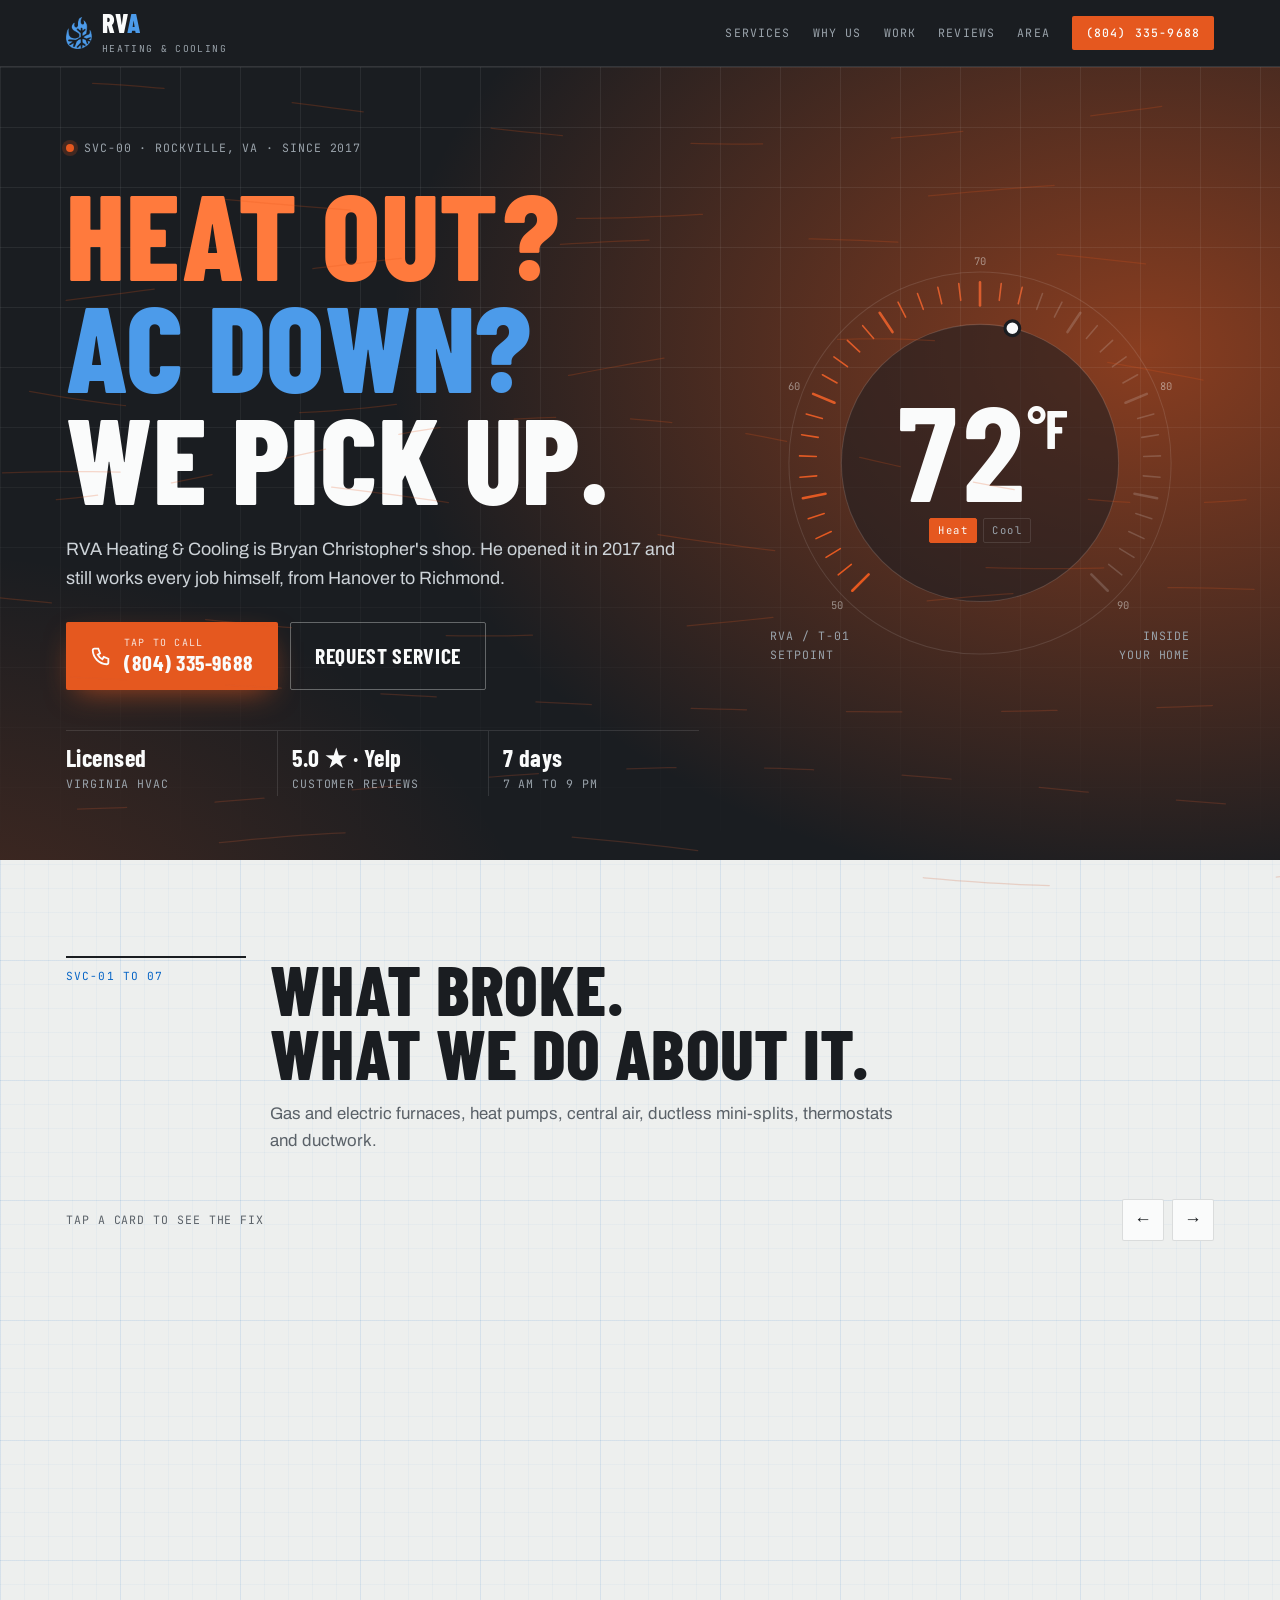
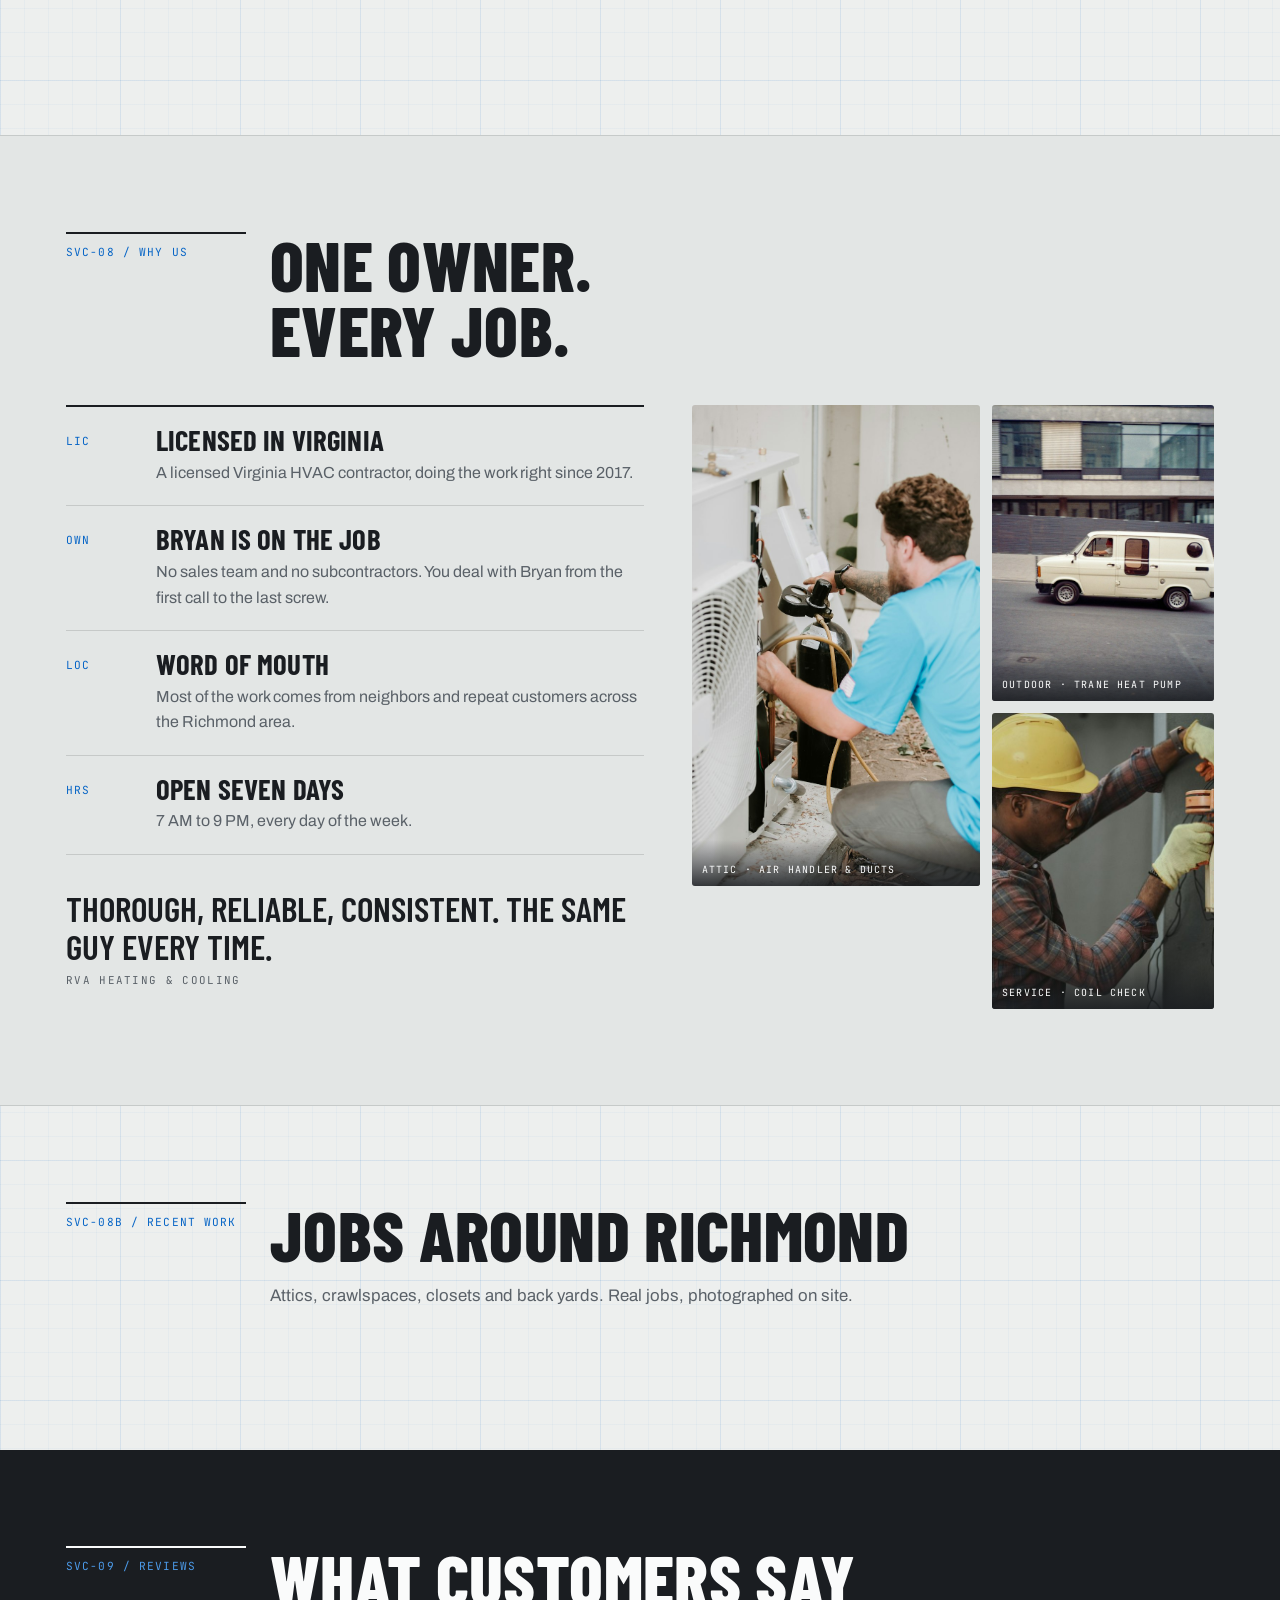
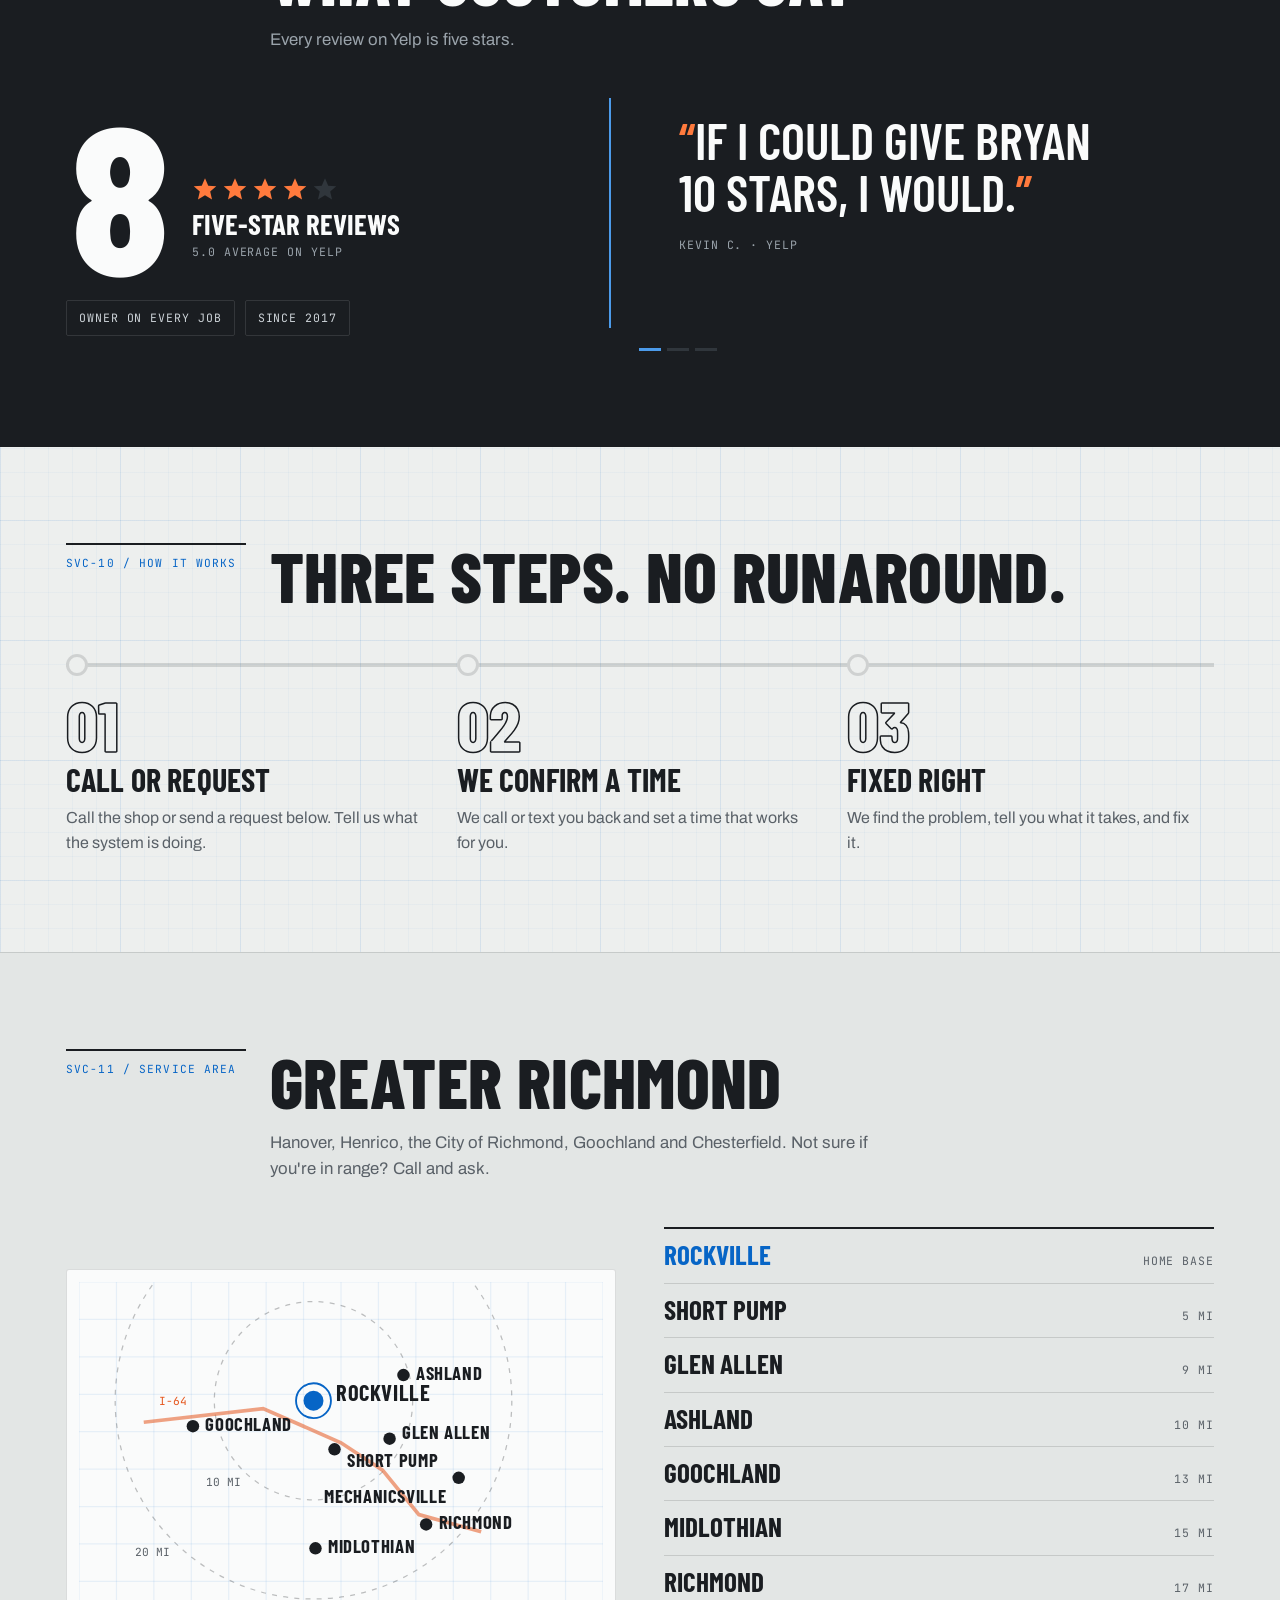
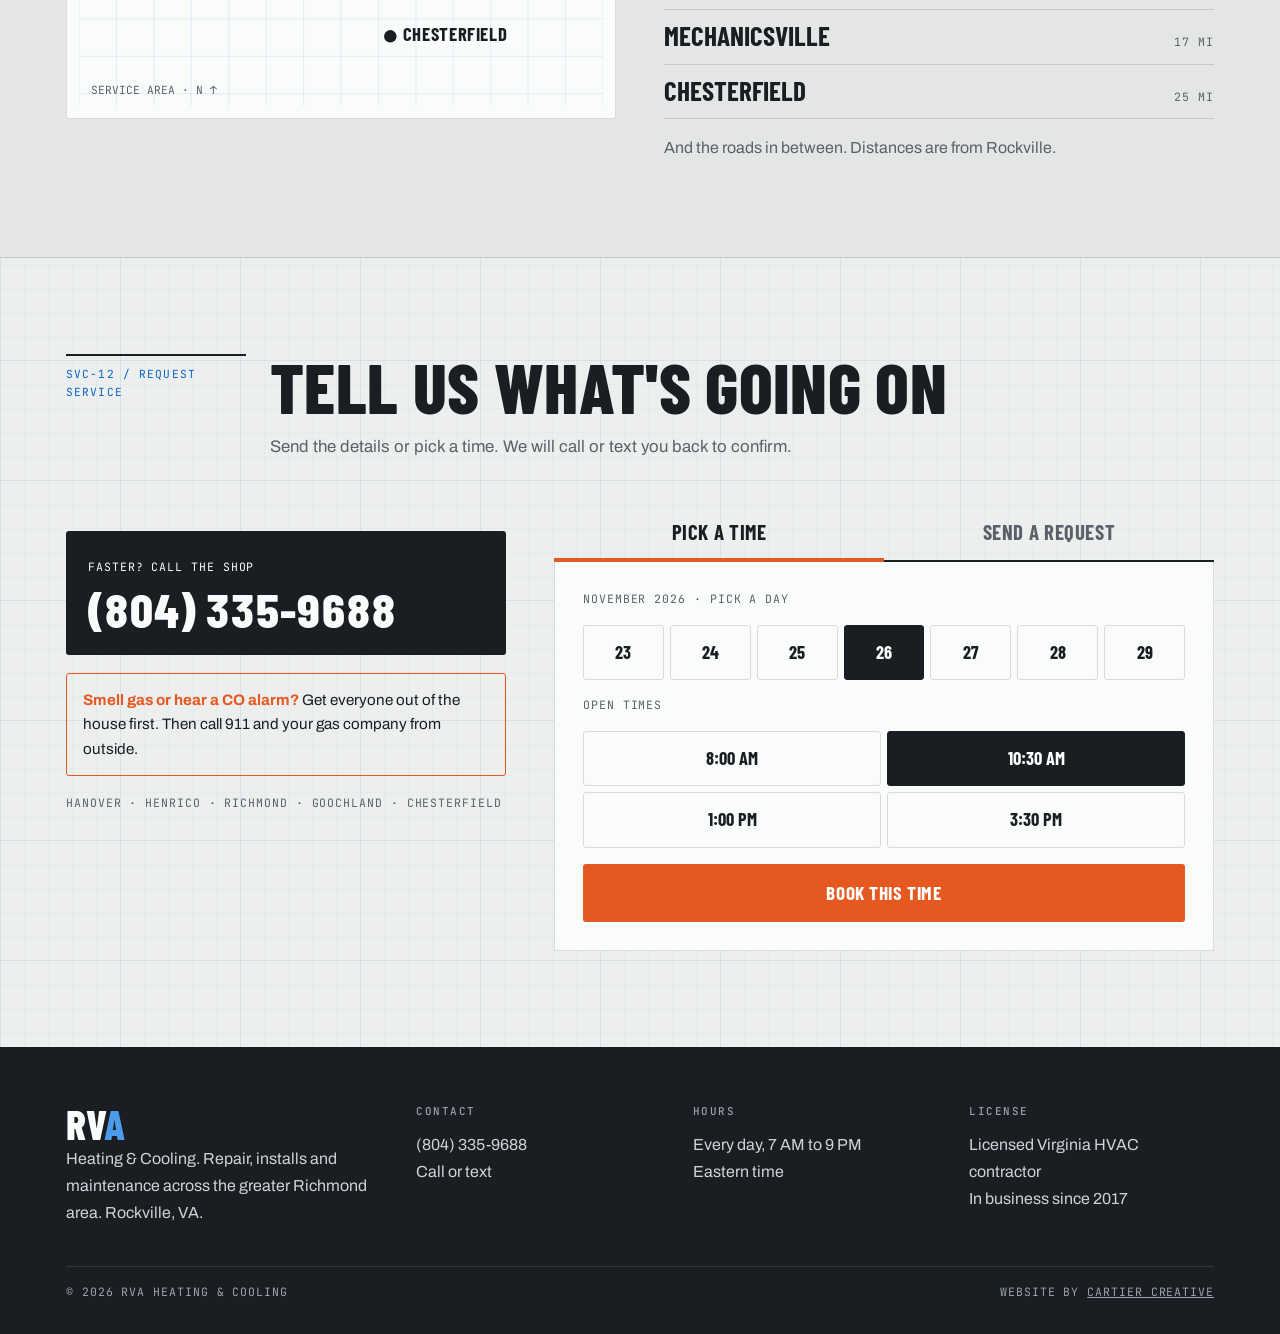
<file: work/rva/index.html>
<!doctype html>
<html lang="en">
<head>
<meta charset="utf-8">
<meta name="viewport" content="width=device-width, initial-scale=1, viewport-fit=cover">
<title>RVA Heating &amp; Cooling</title>
<meta name="robots" content="noindex">
<meta name="claude:viewport-fit-sides" content="cover">
<meta name="description" content="RVA Heating & Cooling. Heating and air conditioning repair, heat pumps, mini-splits, ductwork and new systems across Hanover, Henrico and Richmond. Owner-run since 2017.">
<link rel="preconnect" href="https://fonts.googleapis.com">
<link rel="preconnect" href="https://fonts.gstatic.com" crossorigin>
<link rel="stylesheet" href="https://fonts.googleapis.com/css2?family=Archivo:wght@400;500;600;700&family=Barlow+Condensed:wght@500;600;700;800&family=JetBrains+Mono:wght@400;500&display=swap">
<style>
/* Layout: an equipment spec sheet. Charcoal "unit housing" bands alternate with off-white blueprint paper; every section is labeled like a service code. */
:root{
  --paper:#EDEFEE;        /* off-white with a faint cool bias */
  --paper-2:#E3E6E5;
  --ink:#1A1D21;          /* charcoal */
  --ink-2:#24292E;
  --ink-3:#30363C;
  --muted:#5A6168;
  --muted-on-ink:#9AA3AB;
  --line:rgba(26,29,33,.14);
  --line-on-ink:rgba(237,239,238,.12);
  --grid:rgba(7,101,198,.07);
  --ember:#E5581F;        /* heat */
  --ember-hi:#FF7A3D;
  --steel:#0765C6;        /* cooling */
  --steel-hi:#4C9BEA;
  --white:#FAFBFB;
  --heat:0;               /* 0 = warm, 1 = cool, set from scroll */
  --f-display:"Barlow Condensed","Arial Narrow","Roboto Condensed",sans-serif;
  --f-body:"Archivo","Helvetica Neue",Arial,sans-serif;
  --f-mono:"JetBrains Mono",ui-monospace,"SFMono-Regular",Menlo,monospace;
  --gut-l:max(16px, env(safe-area-inset-left, 0px));
  --gut-r:max(16px, env(safe-area-inset-right, 0px));
  --max:1180px;
  color-scheme:light;
}
*{box-sizing:border-box}
html{scroll-behavior:smooth;-webkit-text-size-adjust:100%}
body{
  margin:0;background:var(--paper);color:var(--ink);
  font:16px/1.6 var(--f-body);
  background-image:
    linear-gradient(var(--grid) 1px,transparent 1px),
    linear-gradient(90deg,var(--grid) 1px,transparent 1px),
    linear-gradient(rgba(7,101,198,.035) 1px,transparent 1px),
    linear-gradient(90deg,rgba(7,101,198,.035) 1px,transparent 1px);
  background-size:120px 120px,120px 120px,24px 24px,24px 24px;
  overflow-x:hidden;
}
body::before{content:"";position:fixed;inset:0 0 auto;height:env(safe-area-inset-top,0px);z-index:60;background:var(--ink)}
img{max-width:100%;display:block}
a{color:inherit}
:focus-visible{outline:2px solid var(--ember);outline-offset:3px}
.wrap{position:relative;z-index:2;max-width:var(--max);margin:0 auto;padding-left:var(--gut-l);padding-right:var(--gut-r)}
.mono{font-family:var(--f-mono);font-size:.72rem;letter-spacing:.08em;text-transform:uppercase}
.code{font-family:var(--f-mono);font-size:.7rem;letter-spacing:.1em;color:var(--steel);text-transform:uppercase}
h1,h2,h3{font-family:var(--f-display);font-weight:800;text-transform:uppercase;line-height:.92;letter-spacing:.005em;margin:0;text-wrap:balance}
h2{font-size:clamp(2.4rem,6vw,4.4rem)}
h3{font-size:1.6rem;font-weight:700}
p{margin:0}
.confirm{display:inline-block;font-family:var(--f-mono);font-size:.68rem;letter-spacing:.06em;color:var(--ember);border:1px dashed var(--ember);padding:0 .4em;border-radius:2px;line-height:1.6;vertical-align:middle;max-width:100%}

/* ---------- airflow canvas ---------- */
#airflow{position:fixed;inset:0;width:100%;height:100%;z-index:1;pointer-events:none}

/* ---------- header ---------- */
.top{position:sticky;top:env(safe-area-inset-top,0px);z-index:50;background:var(--ink);color:var(--white);border-bottom:1px solid var(--line-on-ink)}
.top .wrap{display:flex;align-items:center;justify-content:space-between;gap:16px;padding-block:10px}
.brand{display:flex;align-items:center;gap:10px;text-decoration:none}
.flame{width:26px;height:32px;background:var(--steel-hi);-webkit-mask:url([data-uri]) center/contain no-repeat;mask:url([data-uri]) center/contain no-repeat;flex:none}
.brand b{font-family:var(--f-display);font-weight:800;font-size:1.65rem;letter-spacing:.01em;line-height:1}
.brand b i{font-style:normal;color:var(--steel-hi)}
.brand span{display:block;font-family:var(--f-mono);font-size:.6rem;letter-spacing:.14em;color:var(--muted-on-ink);text-transform:uppercase}
.top nav{display:flex;gap:22px;align-items:center}
.top nav a{text-decoration:none;font-family:var(--f-mono);font-size:.72rem;letter-spacing:.1em;text-transform:uppercase;color:var(--muted-on-ink)}
.top nav a:hover{color:var(--white)}
.top .call{color:var(--white);background:var(--ember);padding:8px 14px;border-radius:2px;font-family:var(--f-mono);font-weight:500}
.top .call:hover{background:var(--ember-hi);color:var(--white)}
@media (max-width:820px){.top nav a:not(.call){display:none}}
@media (max-width:640px){.top .call{display:none}}

/* ---------- hero ---------- */
.hero{position:relative;color:var(--white);background:var(--ink);overflow:hidden;isolation:isolate}
.hero::before,.hero::after{content:"";position:absolute;inset:-20%;z-index:-1;transition:opacity .2s linear}
.hero::before{background:radial-gradient(60% 70% at 78% 40%,rgba(229,88,31,.55),transparent 70%),radial-gradient(50% 60% at 10% 100%,rgba(229,88,31,.25),transparent 70%);opacity:calc(1 - var(--heat))}
.hero::after{background:radial-gradient(60% 70% at 78% 40%,rgba(7,101,198,.6),transparent 70%),radial-gradient(50% 60% at 10% 100%,rgba(76,155,234,.25),transparent 70%);opacity:var(--heat)}
.hero .grid-ov{position:absolute;inset:0;z-index:-1;background-image:linear-gradient(var(--line-on-ink) 1px,transparent 1px),linear-gradient(90deg,var(--line-on-ink) 1px,transparent 1px);background-size:60px 60px;mask-image:linear-gradient(180deg,#000 30%,transparent);-webkit-mask-image:linear-gradient(180deg,#000 30%,transparent);opacity:.6}
.hero .wrap{display:grid;grid-template-columns:minmax(0,1.15fr) minmax(0,.85fr);gap:48px;align-items:center;padding-block:72px 64px}
.hero .eyebrow{color:var(--muted-on-ink);display:flex;gap:10px;flex-wrap:wrap;align-items:center}
.hero .eyebrow .dot{width:8px;height:8px;border-radius:50%;background:var(--ember);box-shadow:0 0 0 4px rgba(229,88,31,.2)}
.hero h1{font-size:clamp(3.4rem,10.5vw,7.6rem);margin:20px 0 22px}
.hero h1 .warm{color:var(--ember-hi)}
.hero h1 .cool{color:var(--steel-hi)}
.hero h1 .who{display:block;color:var(--white)}
.hero .lede{font-size:1.12rem;max-width:34em;color:#CDD3D8}
.ctas{display:flex;flex-wrap:wrap;gap:12px;margin-top:30px}
.btn{display:inline-flex;align-items:center;gap:12px;text-decoration:none;font-family:var(--f-display);font-weight:700;font-size:1.35rem;letter-spacing:.03em;text-transform:uppercase;padding:16px 24px;border-radius:2px;border:0;cursor:pointer;line-height:1}
.btn-call{background:var(--ember);color:var(--white);box-shadow:0 10px 30px -10px rgba(229,88,31,.7)}
.btn-call:hover{background:var(--ember-hi)}
.btn-call small{display:block;font-family:var(--f-mono);font-weight:400;font-size:.62rem;letter-spacing:.12em;opacity:.85;margin-bottom:4px}
.btn-ghost{background:transparent;color:var(--white);border:1px solid rgba(237,239,238,.35)}
.btn-ghost:hover{border-color:var(--white)}
.btn svg{width:22px;height:22px;flex:none}
.specs{display:grid;grid-template-columns:repeat(3,minmax(0,1fr));margin-top:40px;border-top:1px solid var(--line-on-ink)}
.specs div{padding:14px 14px 0 0;min-width:0}
.specs div+div{padding-left:14px;border-left:1px solid var(--line-on-ink)}
.specs b{display:block;font-family:var(--f-display);font-weight:700;font-size:1.5rem;letter-spacing:.02em;line-height:1.05}
.specs span{color:var(--muted-on-ink)}

/* thermostat */
.dial{position:relative;width:min(100%,420px);aspect-ratio:1;margin-inline:auto;max-width:100%}
.dial svg{width:100%;height:100%;overflow:visible}
.dial .readout{position:absolute;inset:0;display:grid;place-content:center;text-align:center}
.dial .temp{font-family:var(--f-display);font-weight:700;font-size:clamp(5rem,13vw,8.4rem);line-height:.85;font-variant-numeric:tabular-nums;letter-spacing:-.01em}
.dial .temp sup{font-size:.4em;vertical-align:top;position:relative;top:.25em;margin-left:2px}
.dial .mode{display:flex;gap:6px;justify-content:center;margin-top:12px}
.dial .mode span{font-family:var(--f-mono);font-size:.66rem;letter-spacing:.14em;padding:3px 8px;border:1px solid var(--line-on-ink);color:var(--muted-on-ink);border-radius:2px;transition:all .3s}
.dial .mode .on.h{background:var(--ember);border-color:var(--ember);color:var(--white)}
.dial .mode .on.c{background:var(--steel);border-color:var(--steel);color:var(--white)}
.dial .tag{position:absolute;left:0;bottom:4%;color:var(--muted-on-ink)}
.dial .tag2{position:absolute;right:0;bottom:4%;color:var(--muted-on-ink);text-align:right}

@media (max-width:880px){
  .hero .wrap{grid-template-columns:minmax(0,1fr);gap:28px;padding-block:40px 48px}
  .dial{width:min(78vw,320px);order:-1}
  .dial .tag,.dial .tag2{display:none}
}
@media (max-width:520px){
  .specs{grid-template-columns:minmax(0,1fr)}
  .specs div,.specs div+div{padding:12px 0;border-left:0;border-bottom:1px solid var(--line-on-ink)}
  .btn{width:100%;justify-content:center}
}

/* ---------- section frame ---------- */
section{position:relative}
.sec{padding-block:96px}
.sec-head{display:grid;grid-template-columns:180px minmax(0,1fr);gap:24px;margin-bottom:44px;align-items:start}
.sec-head .code{padding-top:10px;border-top:2px solid var(--ink)}
.sec-head p{max-width:38em;color:var(--muted);margin-top:16px;font-size:1.05rem}
@media (max-width:720px){.sec{padding-block:64px}.sec-head{grid-template-columns:minmax(0,1fr);gap:12px}.sec-head .code{border-top:0;padding-top:0}}

/* ---------- services strip ---------- */
.strip-hint{display:flex;justify-content:space-between;align-items:center;gap:16px;margin-bottom:14px;color:var(--muted)}
.strip-nav{display:flex;gap:8px}
.strip-nav button{width:42px;height:42px;border:1px solid var(--line);background:var(--white);border-radius:2px;cursor:pointer;color:var(--ink);font-size:1.1rem}
.strip-nav button:hover{border-color:var(--ink)}
.strip{display:flex;gap:16px;overflow-x:auto;scroll-snap-type:x mandatory;padding:4px 2px 20px;scrollbar-width:thin;overscroll-behavior-x:contain}
.card{flex:0 0 clamp(250px,30vw,320px);scroll-snap-align:start;perspective:1200px;min-height:360px;border:0;padding:0;background:none;text-align:left;cursor:pointer;font:inherit;color:inherit}
.card .in{position:relative;width:100%;height:100%;min-height:360px;transform-style:preserve-3d;transition:transform .7s cubic-bezier(.2,.7,.2,1)}
.card .face{position:absolute;inset:0;backface-visibility:hidden;-webkit-backface-visibility:hidden;padding:22px;display:flex;flex-direction:column;border-radius:3px}
.card .prob{background:var(--ink);color:var(--white)}
.card .fix{background:var(--white);color:var(--ink);transform:rotateY(180deg);border:1px solid var(--line)}
.card .face .row{display:flex;justify-content:space-between;align-items:center;gap:10px}
.card .prob .lab{color:var(--ember-hi)}
.card .fix .lab{color:var(--steel)}
.card .q{font-family:var(--f-display);font-weight:700;font-size:2.15rem;line-height:.98;text-transform:uppercase;margin-top:auto;text-wrap:balance}
.card .svc{margin-top:14px;color:var(--muted-on-ink);display:flex;justify-content:space-between;align-items:center;gap:8px;border-top:1px solid var(--line-on-ink);padding-top:12px}
.card .fix h3{margin:22px 0 12px}
.card .fix p{color:var(--muted);font-size:.98rem}
.card .fix .go{margin-top:auto;padding-top:14px;border-top:1px solid var(--line);color:var(--ink)}
.card .gauge{height:3px;background:var(--ink-3);margin-top:16px;position:relative;overflow:hidden}
.card .gauge::after{content:"";position:absolute;inset:0;width:var(--g,60%);background:linear-gradient(90deg,var(--ember),var(--ember-hi))}
.card.flipped .in{transform:rotateY(180deg)}
@media (hover:hover){.card:hover .in{transform:rotateY(180deg)}}

/* ---------- why ---------- */
.why{background:var(--paper-2);border-block:1px solid var(--line)}
.why-grid{display:grid;grid-template-columns:minmax(0,1.05fr) minmax(0,.95fr);gap:48px;align-items:start}
.sheet{border-top:2px solid var(--ink)}
.sheet .r{display:grid;grid-template-columns:72px minmax(0,1fr);gap:18px;padding:20px 0;border-bottom:1px solid var(--line)}
.sheet .r .code{padding-top:6px}
.sheet h3{font-size:1.8rem}
.sheet p{color:var(--muted);margin-top:6px}
.motto{margin-top:34px;font-family:var(--f-display);font-weight:600;font-size:clamp(1.6rem,3vw,2.2rem);line-height:1.08;text-transform:uppercase;max-width:20em}
.motto small{display:block;margin-top:10px;font-family:var(--f-mono);font-size:.68rem;letter-spacing:.12em;color:var(--muted);font-weight:400}
.photos{display:grid;grid-template-columns:minmax(0,1.3fr) minmax(0,1fr);gap:12px}
.ph{position:relative;margin:0;background:var(--ink);border-radius:3px;overflow:hidden}
.ph img{width:100%;height:100%;object-fit:cover}
.ph figcaption{position:absolute;left:0;right:0;bottom:0;padding:22px 10px 8px;color:var(--white);background:linear-gradient(transparent,rgba(26,29,33,.85));font-family:var(--f-mono);font-size:.62rem;letter-spacing:.12em;text-transform:uppercase}
.ph.tall{grid-row:span 2;aspect-ratio:3/5}
.ph.sm{aspect-ratio:3/4}
@media (max-width:880px){.why-grid{grid-template-columns:minmax(0,1fr)}}

/* ---------- reviews ---------- */
.reviews{background:var(--ink);color:var(--white)}
.reviews .sec-head .code{border-color:var(--white);color:var(--steel-hi)}
.reviews .sec-head p{color:var(--muted-on-ink)}
.rev-grid{display:grid;grid-template-columns:minmax(0,.9fr) minmax(0,1.1fr);gap:48px;align-items:center}
.count{display:flex;align-items:flex-end;gap:18px}
.count .n{font-family:var(--f-display);font-weight:800;font-size:clamp(8rem,20vw,13rem);line-height:.78;font-variant-numeric:tabular-nums;color:var(--white)}
.count .of{padding-bottom:10px}
.stars{display:flex;gap:4px;margin-bottom:8px}
.stars svg{width:26px;height:26px;fill:var(--ink-3);transition:fill .3s}
.stars svg.lit{fill:var(--ember-hi)}
.count .of b{display:block;font-family:var(--f-display);font-size:1.8rem;font-weight:700;text-transform:uppercase;line-height:1}
.count .of span{color:var(--muted-on-ink)}
.badges{display:flex;gap:10px;flex-wrap:wrap;margin-top:26px}
.badge{border:1px solid var(--line-on-ink);padding:8px 12px;border-radius:2px;color:#CDD3D8}
.ticker{position:relative;min-height:230px;border-left:2px solid var(--steel-hi);padding-left:28px}
.quote{position:absolute;left:28px;right:0;top:0;opacity:0;transform:translateY(14px);transition:opacity .8s ease,transform .8s ease}
.quote.on{opacity:1;transform:none}
.quote p{font-family:var(--f-display);font-weight:600;font-size:clamp(2rem,4.4vw,3.2rem);line-height:1.02;text-transform:uppercase;text-wrap:balance}
.quote p::before{content:"\201C";color:var(--ember-hi)}
.quote p::after{content:"\201D";color:var(--ember-hi)}
.quote cite{display:block;margin-top:18px;font-style:normal;color:var(--muted-on-ink)}
.ticker-dots{display:flex;gap:6px;margin-top:20px;padding-left:30px}
.ticker-dots i{width:22px;height:3px;background:var(--ink-3)}
.ticker-dots i.on{background:var(--steel-hi)}
@media (max-width:880px){.rev-grid{grid-template-columns:minmax(0,1fr)}.ticker{min-height:260px}}

/* ---------- process ---------- */
.process{--p:0}
.steps{position:relative;display:grid;grid-template-columns:repeat(3,minmax(0,1fr));gap:24px;padding-top:44px}
.steps .track{position:absolute;left:0;right:0;top:12px;height:4px;background:var(--line)}
.steps .track i{position:absolute;inset:0;width:calc(var(--p)*100%);background:linear-gradient(90deg,var(--ember),var(--steel))}
.step{position:relative;min-width:0}
.step .node{position:absolute;top:-41px;left:0;width:22px;height:22px;border-radius:50%;background:var(--paper);border:3px solid var(--line);transition:border-color .3s,background .3s}
.step.lit .node{border-color:var(--ink);background:var(--ember)}
.step:nth-child(4).lit .node{background:var(--steel)}
.step .num{font-family:var(--f-display);font-weight:800;font-size:4.4rem;line-height:.85;color:transparent;-webkit-text-stroke:1.5px var(--ink)}
.step h3{font-size:2rem;margin:10px 0 10px}
.step p{color:var(--muted);max-width:22em}
@media (max-width:720px){
  .steps{grid-template-columns:minmax(0,1fr);padding-top:0;padding-left:44px;gap:36px}
  .steps .track{left:9px;right:auto;top:0;bottom:0;width:4px;height:auto}
  .steps .track i{width:100%;height:calc(var(--p)*100%);background:linear-gradient(180deg,var(--ember),var(--steel))}
  .step .node{top:6px;left:-44px}
}

/* ---------- area ---------- */
.area{background:var(--paper-2);border-block:1px solid var(--line)}
.area-grid{display:grid;grid-template-columns:minmax(0,1fr) minmax(0,1fr);gap:48px;align-items:center}
.map{background:var(--white);border:1px solid var(--line);border-radius:3px;padding:12px}
.map svg{width:100%;height:auto;display:block}
.towns{list-style:none;margin:0;padding:0;border-top:2px solid var(--ink)}
.towns li{display:flex;justify-content:space-between;align-items:baseline;gap:12px;padding:12px 0;border-bottom:1px solid var(--line)}
.towns li b{font-family:var(--f-display);font-weight:700;font-size:1.7rem;text-transform:uppercase;line-height:1}
.towns li span{color:var(--muted)}
.towns li.home b{color:var(--steel)}
.area .note{margin-top:16px;color:var(--muted)}
@media (max-width:880px){.area-grid{grid-template-columns:minmax(0,1fr)}}

/* ---------- request ---------- */
.req-grid{display:grid;grid-template-columns:minmax(0,.8fr) minmax(0,1.2fr);gap:48px;align-items:start}
.req-side .big-call{display:block;text-decoration:none;margin-top:26px;padding:22px;background:var(--ink);color:var(--white);border-radius:3px}
.req-side .big-call b{display:block;font-family:var(--f-display);font-weight:800;font-size:clamp(2.2rem,4.4vw,3rem);line-height:1;margin-top:6px;font-variant-numeric:tabular-nums}
.req-side .big-call:hover b{color:var(--ember-hi)}
.req-side .safety{margin-top:18px;padding:14px 16px;border:1px solid var(--ember);border-radius:3px;font-size:.95rem}
.req-side .safety b{color:var(--ember)}
.req-side .pay{margin-top:18px;color:var(--muted)}
.tabs{display:flex;border-bottom:2px solid var(--ink)}
.tabs button{flex:1;font-family:var(--f-display);font-weight:700;font-size:1.3rem;text-transform:uppercase;letter-spacing:.03em;padding:14px 10px;background:transparent;border:0;cursor:pointer;color:var(--muted);border-bottom:4px solid transparent;margin-bottom:-2px}
.tabs button[aria-selected="true"]{color:var(--ink);border-bottom-color:var(--ember)}
.panel{background:var(--white);border:1px solid var(--line);border-top:0;min-height:520px;position:relative}
.panel iframe{width:100%;border:0;min-height:720px;display:block}
.embed-ph{padding:28px;display:flex;flex-direction:column;gap:14px;min-height:520px}
.embed-ph .field{height:48px;border:1px solid var(--line);border-radius:2px;background:var(--paper);display:flex;align-items:center;padding:0 14px;color:var(--muted);font-size:.9rem}
.embed-ph .field.tall{height:110px;align-items:flex-start;padding-top:12px}
.embed-ph .two{display:grid;grid-template-columns:minmax(0,1fr) minmax(0,1fr);gap:14px}
.embed-ph .cap{color:var(--muted)}
.embed-ph .btn{align-self:flex-start;background:var(--steel);color:var(--white)}
.embed-ph .btn:hover{background:#0A56A6}
.cal-ph{display:grid;grid-template-columns:repeat(7,minmax(0,1fr));gap:6px}
.cal-ph i{aspect-ratio:1;border:1px solid var(--line);border-radius:2px;display:grid;place-items:center;font-style:normal;font-family:var(--f-mono);font-size:.72rem;color:var(--muted)}
.cal-ph i.open{border-color:var(--steel);color:var(--steel)}
.cal-ph i.hd{border:0;font-size:.62rem}
@media (max-width:880px){.req-grid{grid-template-columns:minmax(0,1fr)}}

/* ---------- footer ---------- */
footer{background:var(--ink);color:#CDD3D8;padding-bottom:calc(env(safe-area-inset-bottom,0px) + 32px)}
footer .wrap{padding-block:56px 0}
.foot-grid{display:grid;grid-template-columns:minmax(0,1.3fr) repeat(3,minmax(0,1fr));gap:32px}
.foot-grid h4{margin:0 0 10px;font-family:var(--f-mono);font-size:.68rem;letter-spacing:.14em;color:var(--muted-on-ink);text-transform:uppercase;font-weight:500}
.foot-grid a{text-decoration:none}
.foot-grid a:hover{color:var(--white)}
.foot-grid p{line-height:1.7}
.foot-brand b{font-family:var(--f-display);font-weight:800;font-size:2.6rem;color:var(--white);line-height:1;display:block}
.foot-brand b i{font-style:normal;color:var(--steel-hi)}
.legal{margin-top:40px;padding-top:16px;border-top:1px solid var(--line-on-ink);display:flex;justify-content:space-between;gap:12px;flex-wrap:wrap;color:var(--muted-on-ink)}
@media (max-width:880px){.foot-grid{grid-template-columns:minmax(0,1fr) minmax(0,1fr)}}
@media (max-width:520px){.foot-grid{grid-template-columns:minmax(0,1fr)}}

/* ---------- mobile bar ---------- */
.mbar{display:none}
@media (max-width:640px){
  .mbar{display:grid;grid-template-columns:1fr 1fr;position:fixed;left:0;right:0;bottom:0;z-index:55;background:var(--ink);border-top:1px solid var(--line-on-ink);padding:8px var(--gut-r) calc(8px + env(safe-area-inset-bottom,0px)) var(--gut-l);gap:8px}
  .mbar a{display:flex;align-items:center;justify-content:center;gap:8px;text-decoration:none;font-family:var(--f-display);font-weight:700;font-size:1.25rem;text-transform:uppercase;padding:13px 8px;border-radius:2px;color:var(--white)}
  .mbar a svg{width:20px;height:20px}
  .mbar .c{background:var(--ember)}
  .mbar .r{background:var(--steel)}
  footer{padding-bottom:calc(env(safe-area-inset-bottom,0px) + 96px)}
}

@media (prefers-reduced-motion:reduce){
  html{scroll-behavior:auto}
  .card .in{transition:none}
  .card .face{transition:opacity .2s}
  .quote{transition:opacity .2s;transform:none}
}
.mock{padding:28px;display:grid;gap:16px}
.mf span{display:block;font-family:var(--f-mono);font-size:.72rem;letter-spacing:.08em;text-transform:uppercase;color:var(--muted);margin-bottom:6px}
.mf i{display:block;height:46px;border:1px solid var(--line);border-radius:3px;background:#fff}
.mf i.tall{height:110px}
.mbtn{background:var(--ember);color:#fff;text-align:center;font-family:var(--f-display);font-weight:700;font-size:1.2rem;text-transform:uppercase;letter-spacing:.03em;padding:14px;border-radius:3px}
.mh{margin:0;font-size:.72rem;letter-spacing:.08em;text-transform:uppercase;color:var(--muted)}
.mdays,.mtimes{display:grid;grid-template-columns:repeat(7,1fr);gap:6px}
.mtimes{grid-template-columns:repeat(2,1fr)}
.mdays b,.mtimes b{border:1px solid var(--line);border-radius:3px;padding:12px 0;text-align:center;font-family:var(--f-display);font-size:1.15rem}
.mdays b.on,.mtimes b.on{background:var(--ink);color:#fff;border-color:var(--ink)}
.panel{min-height:0}
.gallery{display:grid;grid-template-columns:repeat(4,minmax(0,1fr));gap:12px}.ph.g{aspect-ratio:4/3}@media (max-width:880px){.gallery{grid-template-columns:repeat(2,minmax(0,1fr))}}
</style>
</head>
<body>


<canvas id="airflow" aria-hidden="true"></canvas>

<header class="top">
  <div class="wrap">
    <a class="brand" href="#top" aria-label="RVA Heating and Cooling, home">
      <i class="flame" aria-hidden="true"></i>
      <div><b>RV<i>A</i></b><span>Heating &amp; Cooling</span></div>
    </a>
    <nav aria-label="Sections">
      <a href="#services">Services</a>
      <a href="#why">Why us</a>
      <a href="#work">Work</a>
      <a href="#reviews">Reviews</a>
      <a href="#area">Area</a>
      <a class="call" href="#">(804) 335-9688</a>
    </nav>
  </div>
</header>

<main id="top">
<section class="hero" aria-labelledby="h1">
  <div class="grid-ov" aria-hidden="true"></div>
  <div class="wrap">
    <div>
      <div class="eyebrow mono"><span class="dot" aria-hidden="true"></span>SVC-00 · Rockville, VA · Since 2017</div>
      <h1 id="h1"><span class="warm">Heat out?</span><br><span class="cool">AC down?</span><span class="who">We pick up.</span></h1>
      <p class="lede">RVA Heating &amp; Cooling is Bryan Christopher's shop. He opened it in 2017 and still works every job himself, from Hanover to Richmond.</p>
      <div class="ctas">
        <a class="btn btn-call" href="#">
          <svg viewBox="0 0 24 24" fill="none" stroke="currentColor" stroke-width="2" aria-hidden="true"><path d="M5 4h4l2 5-2.5 1.5a11 11 0 0 0 5 5L15 13l5 2v4a2 2 0 0 1-2 2A16 16 0 0 1 3 6a2 2 0 0 1 2-2"/></svg>
          <span><small>Tap to call</small>(804) 335-9688</span>
        </a>
        <a class="btn btn-ghost" href="#request">Request service</a>
      </div>
      <div class="specs">
        <div><b>Licensed</b><span class="mono">Virginia HVAC</span></div>
        <div><b>5.0 ★ · Yelp</b><span class="mono">Customer reviews</span></div>
        <div><b>7 days</b><span class="mono">7 AM to 9 PM</span></div>
      </div>
    </div>
    <div class="dial" aria-hidden="true">
      <svg viewBox="0 0 400 400" id="dialSvg">
        <defs>
          <linearGradient id="arcGrad" x1="0" y1="1" x2="1" y2="0">
            <stop offset="0" stop-color="#E5581F"/>
            <stop offset="1" stop-color="#4C9BEA"/>
          </linearGradient>
        </defs>
        <circle cx="200" cy="200" r="182" fill="none" stroke="rgba(237,239,238,.12)" stroke-width="1"/>
        <circle cx="200" cy="200" r="132" fill="rgba(26,29,33,.55)" stroke="rgba(237,239,238,.14)" stroke-width="1"/>
        <g id="ticks"></g>
        <g id="labels" font-family="JetBrains Mono, monospace" font-size="10" fill="rgba(237,239,238,.5)" text-anchor="middle"></g>
        <circle id="knob" r="7" fill="#FAFBFB" stroke="#1A1D21" stroke-width="3"/>
      </svg>
      <div class="readout">
        <div class="temp"><span id="temp">72</span><sup>°F</sup></div>
        <div class="mode"><span class="h on" id="mH">Heat</span><span class="c" id="mC">Cool</span></div>
      </div>
      <div class="tag mono">RVA / T-01<br>Setpoint</div>
      <div class="tag2 mono">Inside<br>Your home</div>
    </div>
  </div>
</section>

<section class="sec" id="services" aria-labelledby="svc-h">
  <div class="wrap">
    <div class="sec-head">
      <div class="code">SVC-01 to 07</div>
      <div>
        <h2 id="svc-h">What broke.<br>What we do about it.</h2>
        <p>Gas and electric furnaces, heat pumps, central air, ductless mini-splits, thermostats and ductwork.</p>
      </div>
    </div>
    <div class="strip-hint">
      <span class="mono">Tap a card to see the fix</span>
      <div class="strip-nav"><button type="button" id="prev" aria-label="Scroll services left">←</button><button type="button" id="next" aria-label="Scroll services right">→</button></div>
    </div>
    <div class="strip" id="strip">
      <button class="card" type="button" aria-pressed="false"><div class="in">
        <div class="face prob"><div class="row"><span class="mono lab">Problem</span><span class="mono">SVC-01</span></div><div class="q">No heat at 2 AM.</div><div class="gauge" style="--g:92%"></div><div class="svc mono"><span>Furnace repair</span><span>Flip →</span></div></div>
        <div class="face fix"><div class="row"><span class="mono lab">Fix</span><span class="mono">SVC-01</span></div><h3>Furnace repair</h3><p>Gas and electric furnaces. Igniters, flame sensors, blowers, limit switches and control boards. We find the fault, explain it in plain words, and fix it.</p><div class="go mono">Call (804) 335-9688</div></div>
      </div></button>
      <button class="card" type="button" aria-pressed="false"><div class="in">
        <div class="face prob"><div class="row"><span class="mono lab">Problem</span><span class="mono">SVC-02</span></div><div class="q">Heat pump runs all day. House is still cold.</div><div class="gauge" style="--g:78%"></div><div class="svc mono"><span>Heat pumps</span><span>Flip →</span></div></div>
        <div class="face fix"><div class="row"><span class="mono lab">Fix</span><span class="mono">SVC-02</span></div><h3>Heat pump service</h3><p>Defrost problems, refrigerant leaks, reversing valves, aux heat and outdoor units. Repair or replace, with the reasons laid out.</p><div class="go mono">Call (804) 335-9688</div></div>
      </div></button>
      <button class="card" type="button" aria-pressed="false"><div class="in">
        <div class="face prob"><div class="row"><span class="mono lab">Problem</span><span class="mono">SVC-03</span></div><div class="q">AC is running. The air is warm.</div><div class="gauge" style="--g:84%"></div><div class="svc mono"><span>AC repair</span><span>Flip →</span></div></div>
        <div class="face fix"><div class="row"><span class="mono lab">Fix</span><span class="mono">SVC-03</span></div><h3>AC repair</h3><p>Capacitors, contactors, fan motors, refrigerant, frozen coils and clogged drain lines. Back to cold air.</p><div class="go mono">Call (804) 335-9688</div></div>
      </div></button>
      <button class="card" type="button" aria-pressed="false"><div class="in">
        <div class="face prob"><div class="row"><span class="mono lab">Problem</span><span class="mono">SVC-04</span></div><div class="q">Old system. Another repair bill.</div><div class="gauge" style="--g:66%"></div><div class="svc mono"><span>New installs</span><span>Flip →</span></div></div>
        <div class="face fix"><div class="row"><span class="mono lab">Fix</span><span class="mono">SVC-04</span></div><h3>New systems</h3><p>Furnaces, heat pumps and central air, sized for your house. Bryan comes out, looks at the house and quotes it himself.</p><div class="go mono">Request a quote</div></div>
      </div></button>
      <button class="card" type="button" aria-pressed="false"><div class="in">
        <div class="face prob"><div class="row"><span class="mono lab">Problem</span><span class="mono">SVC-05</span></div><div class="q">Nobody has looked at it in years.</div><div class="gauge" style="--g:48%"></div><div class="svc mono"><span>Tune-ups</span><span>Flip →</span></div></div>
        <div class="face fix"><div class="row"><span class="mono lab">Fix</span><span class="mono">SVC-05</span></div><h3>Tune-ups</h3><p>A heat check in the fall and an AC check in the spring. Clean, test and catch the small stuff before it turns into a no-heat call.</p><div class="go mono">Book a tune-up</div></div>
      </div></button>
      <button class="card" type="button" aria-pressed="false"><div class="in">
        <div class="face prob"><div class="row"><span class="mono lab">Problem</span><span class="mono">SVC-06</span></div><div class="q">The addition never gets warm. Or cool.</div><div class="gauge" style="--g:56%"></div><div class="svc mono"><span>Mini-splits</span><span>Flip →</span></div></div>
        <div class="face fix"><div class="row"><span class="mono lab">Fix</span><span class="mono">SVC-06</span></div><h3>Ductless mini-splits</h3><p>Installs, repairs and cleaning for indoor and outdoor units. Good for additions, garages and rooms the ducts never reach.</p><div class="go mono">Call (804) 335-9688</div></div>
      </div></button>
      <button class="card" type="button" aria-pressed="false"><div class="in">
        <div class="face prob"><div class="row"><span class="mono lab">Problem</span><span class="mono">SVC-07</span></div><div class="q">One room is always hot. Or cold.</div><div class="gauge" style="--g:40%"></div><div class="svc mono"><span>Ducts &amp; thermostats</span><span>Flip →</span></div></div>
        <div class="face fix"><div class="row"><span class="mono lab">Fix</span><span class="mono">SVC-07</span></div><h3>Ducts, vents &amp; thermostats</h3><p>Duct repair, sealing and replacement, airflow problems, and thermostat and smart thermostat installs.</p><div class="go mono">Call (804) 335-9688</div></div>
      </div></button>
    </div>
  </div>
</section>

<section class="sec why" id="why" aria-labelledby="why-h">
  <div class="wrap">
    <div class="sec-head">
      <div class="code">SVC-08 / Why us</div>
      <div><h2 id="why-h">One owner.<br>Every job.</h2></div>
    </div>
    <div class="why-grid">
      <div>
        <div class="sheet">
          <div class="r"><span class="code">LIC</span><div><h3>Licensed in Virginia</h3><p>A licensed Virginia HVAC contractor, doing the work right since 2017.</p></div></div>
          <div class="r"><span class="code">OWN</span><div><h3>Bryan is on the job</h3><p>No sales team and no subcontractors. You deal with Bryan from the first call to the last screw.</p></div></div>
          <div class="r"><span class="code">LOC</span><div><h3>Word of mouth</h3><p>Most of the work comes from neighbors and repeat customers across the Richmond area.</p></div></div>
          <div class="r"><span class="code">HRS</span><div><h3>Open seven days</h3><p>7 AM to 9 PM, every day of the week.</p></div></div>
        </div>
        <p class="motto">Thorough, reliable, consistent. The same guy every time.<small>RVA Heating &amp; Cooling</small></p>
      </div>
      <div class="photos">
        <figure class="ph tall"><img src="https://s3-media0.fl.yelpcdn.com/bphoto/9-1O6j-y0R3s-7TkzrjDag/o.jpg" alt="An air handler on a platform in an attic with foil-wrapped ducts" loading="lazy" referrerpolicy="no-referrer" onerror="this.onerror=null;this.src='img/job-service.jpg'" width="900" height="1200"><figcaption>Attic · Air handler &amp; ducts</figcaption></figure>
        <figure class="ph sm"><img src="https://s3-media0.fl.yelpcdn.com/bphoto/NvZ1Amajs1EeO4-agETG9Q/l.jpg" alt="A Trane heat pump on a gravel pad against a brick wall" loading="lazy" referrerpolicy="no-referrer" onerror="this.onerror=null;this.src='img/van.jpg'" width="900" height="1200"><figcaption>Outdoor · Trane heat pump</figcaption></figure>
        <figure class="ph sm"><img src="https://s3-media0.fl.yelpcdn.com/bphoto/EqPlKGD4Dsxy-Dg07oWwtQ/l.jpg" alt="Bryan pointing out a coil inside a unit" loading="lazy" referrerpolicy="no-referrer" onerror="this.onerror=null;this.src='img/job-tech.jpg'" width="900" height="1200"><figcaption>Service · Coil check</figcaption></figure>
      </div>
    </div>
  </div>
</section>

<section class="sec work" id="work" aria-labelledby="work-h">
  <div class="wrap">
    <div class="sec-head">
      <div class="code">SVC-08b / Recent work</div>
      <div><h2 id="work-h">Jobs around Richmond</h2><p>Attics, crawlspaces, closets and back yards. Real jobs, photographed on site.</p></div>
    </div>
    <div class="gallery">
      <figure class="ph g"><img src="https://s3-media0.fl.yelpcdn.com/bphoto/v6ojtqTCsMoawPtPmGzKUA/l.jpg" alt="A long duct run through an attic" loading="lazy" referrerpolicy="no-referrer" onerror="this.closest('figure').remove()" width="600" height="450"><figcaption>Attic · Duct run</figcaption></figure>
      <figure class="ph g"><img src="https://s3-media0.fl.yelpcdn.com/bphoto/-HlMlju4CCvwhOHzOk0KNg/l.jpg" alt="A Gree mini-split outdoor unit beside a brick house" loading="lazy" referrerpolicy="no-referrer" onerror="this.closest('figure').remove()" width="600" height="450"><figcaption>Ductless · Gree mini-split</figcaption></figure>
      <figure class="ph g"><img src="https://s3-media0.fl.yelpcdn.com/bphoto/owsKk55FVNjrhV1C95KAGw/l.jpg" alt="A Bosch unit installed in a utility closet" loading="lazy" referrerpolicy="no-referrer" onerror="this.closest('figure').remove()" width="600" height="450"><figcaption>Utility room · Bosch system</figcaption></figure>
      <figure class="ph g"><img src="https://s3-media0.fl.yelpcdn.com/bphoto/U3CpsHjFMt9lnOZVTN1NWQ/l.jpg" alt="A new outdoor condenser on a gravel pad" loading="lazy" referrerpolicy="no-referrer" onerror="this.closest('figure').remove()" width="600" height="450"><figcaption>Outdoor · New condenser</figcaption></figure>
      <figure class="ph g"><img src="https://s3-media0.fl.yelpcdn.com/bphoto/3iK5d7BIGwV4jHqwWv5cHw/l.jpg" alt="An insulated duct strapped in place in an attic" loading="lazy" referrerpolicy="no-referrer" onerror="this.closest('figure').remove()" width="600" height="450"><figcaption>Attic · Insulated duct</figcaption></figure>
      <figure class="ph g"><img src="https://s3-media0.fl.yelpcdn.com/bphoto/MGkbFyVMQNYY592OYaWTJQ/l.jpg" alt="A Gree outdoor unit beside gray siding" loading="lazy" referrerpolicy="no-referrer" onerror="this.closest('figure').remove()" width="600" height="450"><figcaption>Ductless · Outdoor unit</figcaption></figure>
      <figure class="ph g"><img src="https://s3-media0.fl.yelpcdn.com/bphoto/EUIM-Pl7kw1XHdndo-hJSg/l.jpg" alt="Metal trunk lines laid across an attic" loading="lazy" referrerpolicy="no-referrer" onerror="this.closest('figure').remove()" width="600" height="450"><figcaption>Attic · Trunk lines</figcaption></figure>
      <figure class="ph g"><img src="https://s3-media0.fl.yelpcdn.com/bphoto/s1ApPYyKEHT0Ouplz91Ubw/l.jpg" alt="An outdoor AC unit on a gravel pad by a brick wall" loading="lazy" referrerpolicy="no-referrer" onerror="this.closest('figure').remove()" width="600" height="450"><figcaption>Outdoor · AC unit</figcaption></figure>
    </div>
  </div>
</section>

<section class="sec reviews" id="reviews" aria-labelledby="rev-h">
  <div class="wrap">
    <div class="sec-head">
      <div class="code">SVC-09 / Reviews</div>
      <div><h2 id="rev-h">What customers say</h2><p>Every review on Yelp is five stars.</p></div>
    </div>
    <div class="rev-grid">
      <div>
        <div class="count">
          <div class="n" id="revN">9</div>
          <div class="of">
            <div class="stars" id="stars" aria-label="5 out of 5 stars">
              <svg viewBox="0 0 24 24" class="lit"><path d="M12 2l3 6.9 7.4.6-5.6 4.9 1.7 7.3L12 17.8 5.5 21.7l1.7-7.3L1.6 9.5 9 8.9z"/></svg><svg viewBox="0 0 24 24" class="lit"><path d="M12 2l3 6.9 7.4.6-5.6 4.9 1.7 7.3L12 17.8 5.5 21.7l1.7-7.3L1.6 9.5 9 8.9z"/></svg><svg viewBox="0 0 24 24" class="lit"><path d="M12 2l3 6.9 7.4.6-5.6 4.9 1.7 7.3L12 17.8 5.5 21.7l1.7-7.3L1.6 9.5 9 8.9z"/></svg><svg viewBox="0 0 24 24" class="lit"><path d="M12 2l3 6.9 7.4.6-5.6 4.9 1.7 7.3L12 17.8 5.5 21.7l1.7-7.3L1.6 9.5 9 8.9z"/></svg><svg viewBox="0 0 24 24" class="lit"><path d="M12 2l3 6.9 7.4.6-5.6 4.9 1.7 7.3L12 17.8 5.5 21.7l1.7-7.3L1.6 9.5 9 8.9z"/></svg>
            </div>
            <b>Five-star reviews</b>
            <span class="mono">5.0 average on Yelp</span>
          </div>
        </div>
        <div class="badges"><span class="badge mono">Owner on every job</span><span class="badge mono">Since 2017</span></div>
      </div>
      <div>
        <div class="ticker" id="ticker" aria-live="polite">
          <blockquote class="quote on"><p>If I could give Bryan 10 stars, I would.</p><cite class="mono">Kevin C. · Yelp</cite></blockquote>
          <blockquote class="quote"><p>Nobody has been as thorough and fair.</p><cite class="mono">Kevin C. · Yelp</cite></blockquote>
          <blockquote class="quote"><p>Did an amazing job replacing my HVAC unit.</p><cite class="mono">Yelp review · System replacement</cite></blockquote>
        </div>
        <div class="ticker-dots" id="tdots" aria-hidden="true"><i class="on"></i><i></i><i></i></div>
      </div>
    </div>
  </div>
</section>

<section class="sec process" id="process" aria-labelledby="pro-h">
  <div class="wrap">
    <div class="sec-head">
      <div class="code">SVC-10 / How it works</div>
      <div><h2 id="pro-h">Three steps. No runaround.</h2></div>
    </div>
    <div class="steps" id="steps">
      <div class="track" aria-hidden="true"><i></i></div>
      <div class="step"><span class="node" aria-hidden="true"></span><div class="num">01</div><h3>Call or request</h3><p>Call the shop or send a request below. Tell us what the system is doing.</p></div>
      <div class="step"><span class="node" aria-hidden="true"></span><div class="num">02</div><h3>We confirm a time</h3><p>We call or text you back and set a time that works for you.</p></div>
      <div class="step"><span class="node" aria-hidden="true"></span><div class="num">03</div><h3>Fixed right</h3><p>We find the problem, tell you what it takes, and fix it.</p></div>
    </div>
  </div>
</section>

<section class="sec area" id="area" aria-labelledby="area-h">
  <div class="wrap">
    <div class="sec-head">
      <div class="code">SVC-11 / Service area</div>
      <div><h2 id="area-h">Greater Richmond</h2><p>Hanover, Henrico, the City of Richmond, Goochland and Chesterfield. Not sure if you're in range? Call and ask.</p></div>
    </div>
    <div class="area-grid">
      <div class="map"><svg viewBox="0 0 420 340" id="map" role="img" aria-label="Map of towns served around home base"></svg></div>
      <div>
        <ul class="towns">
          <li class="home"><b>Rockville</b><span class="mono">Home base</span></li>
          <li><b>Short Pump</b><span class="mono">5 mi</span></li>
          <li><b>Glen Allen</b><span class="mono">9 mi</span></li>
          <li><b>Ashland</b><span class="mono">10 mi</span></li>
          <li><b>Goochland</b><span class="mono">13 mi</span></li>
          <li><b>Midlothian</b><span class="mono">15 mi</span></li>
          <li><b>Richmond</b><span class="mono">17 mi</span></li>
          <li><b>Mechanicsville</b><span class="mono">17 mi</span></li>
          <li><b>Chesterfield</b><span class="mono">25 mi</span></li>
        </ul>
        <p class="note">And the roads in between. Distances are from Rockville.</p>
      </div>
    </div>
  </div>
</section>

<section class="sec" id="request" aria-labelledby="req-h">
  <div class="wrap">
    <div class="sec-head">
      <div class="code">SVC-12 / Request service</div>
      <div><h2 id="req-h">Tell us what's going on</h2><p>Send the details or pick a time. We will call or text you back to confirm.</p></div>
    </div>
    <div class="req-grid">
      <div class="req-side">
        <a class="big-call" href="#"><span class="mono">Faster? Call the shop</span><b>(804) 335-9688</b></a>
        <div class="safety"><b>Smell gas or hear a CO alarm?</b> Get everyone out of the house first. Then call 911 and your gas company from outside.</div>
        <p class="pay mono">Hanover · Henrico · Richmond · Goochland · Chesterfield</p>
      </div>
      <div>
        <div class="tabs" role="tablist">
          <button type="button" role="tab" id="t-cal" aria-selected="true" aria-controls="p-cal">Pick a time</button>
          <button type="button" role="tab" id="t-form" aria-selected="false" aria-controls="p-form">Send a request</button>
        </div>
        <div class="panel" role="tabpanel" id="p-form" aria-labelledby="t-form" hidden>
          <div class="mock">
            <div class="mf"><span>Name</span><i></i></div>
            <div class="mf"><span>Address</span><i></i></div>
            <div class="mf"><span>What is the system doing?</span><i class="tall"></i></div>
            <div class="mbtn">Send request</div>
          </div>
        </div>
        <div class="panel" role="tabpanel" id="p-cal" aria-labelledby="t-cal">
          <div class="mock">
            <p class="mh mono">November 2026 · Pick a day</p>
            <div class="mdays"><b>23</b><b>24</b><b>25</b><b class="on">26</b><b>27</b><b>28</b><b>29</b></div>
            <p class="mh mono">Open times</p>
            <div class="mtimes"><b>8:00 AM</b><b class="on">10:30 AM</b><b>1:00 PM</b><b>3:30 PM</b></div>
            <div class="mbtn">Book this time</div>
          </div>
        </div>
      </div>
    </div>
  </div>
</section>
</main>

<footer>
  <div class="wrap">
    <div class="foot-grid">
      <div class="foot-brand"><b>RV<i>A</i></b><p>Heating &amp; Cooling. Repair, installs and maintenance across the greater Richmond area. Rockville, VA.</p></div>
      <div><h4>Contact</h4><p><a href="#">(804) 335-9688</a><br>Call or text</p></div>
      <div><h4>Hours</h4><p>Every day, 7 AM to 9 PM<br>Eastern time</p></div>
      <div><h4>License</h4><p>Licensed Virginia HVAC contractor<br>In business since 2017</p></div>
    </div>
    <div class="legal mono"><span>© 2026 RVA Heating &amp; Cooling</span><span>Website by <a href="https://cartiercreativeco.com/" style="color:inherit">Cartier Creative</a></span></div>
  </div>
</footer>

<div class="mbar">
  <a class="c" href="#"><svg viewBox="0 0 24 24" fill="none" stroke="currentColor" stroke-width="2" aria-hidden="true"><path d="M5 4h4l2 5-2.5 1.5a11 11 0 0 0 5 5L15 13l5 2v4a2 2 0 0 1-2 2A16 16 0 0 1 3 6a2 2 0 0 1 2-2"/></svg>Call</a>
  <a class="r" href="#request">Request service</a>
</div>

<script>
(function(){
  var root=document.documentElement;
  var reduce=window.matchMedia('(prefers-reduced-motion: reduce)').matches;
  function clamp(v,a,b){return Math.max(a,Math.min(b,v))}

  /* ---- thermostat dial ---- */
  var svgNS='http://www.w3.org/2000/svg';
  var ticks=document.getElementById('ticks'), labels=document.getElementById('labels'), knob=document.getElementById('knob');
  var N=40, START=135, SWEEP=270, MIN=50, MAX=90, cx=200, cy=200;
  var tickEls=[];
  function pt(deg,r){var a=deg*Math.PI/180;return [cx+r*Math.cos(a), cy+r*Math.sin(a)]}
  for(var i=0;i<=N;i++){
    var deg=START+SWEEP*i/N, major=i%5===0;
    var p1=pt(deg,major?150:156), p2=pt(deg,172);
    var l=document.createElementNS(svgNS,'line');
    l.setAttribute('x1',p1[0]);l.setAttribute('y1',p1[1]);l.setAttribute('x2',p2[0]);l.setAttribute('y2',p2[1]);
    l.setAttribute('stroke','rgba(237,239,238,.22)');l.setAttribute('stroke-width',major?2.5:1.5);l.setAttribute('stroke-linecap','round');
    ticks.appendChild(l);tickEls.push(l);
    if(i%10===0){var lp=pt(deg,192),tx=document.createElementNS(svgNS,'text');tx.setAttribute('x',lp[0]);tx.setAttribute('y',lp[1]+3.5);tx.textContent=MIN+(MAX-MIN)*i/N;labels.appendChild(tx)}
  }
  var tempEl=document.getElementById('temp'), mH=document.getElementById('mH'), mC=document.getElementById('mC');
  function mix(a,b,t){return Math.round(a+(b-a)*t)}
  function colorAt(f){ /* ember -> steel-hi */
    return 'rgb('+mix(229,76,f)+','+mix(88,155,f)+','+mix(31,234,f)+')';
  }
  var curTemp=72, heat=0;
  function drawDial(){
    var f=(curTemp-MIN)/(MAX-MIN), lit=Math.round(f*N);
    for(var i=0;i<=N;i++){
      if(i<=lit){tickEls[i].setAttribute('stroke',colorAt(heat*.85+ (i/N)*.15));}
      else tickEls[i].setAttribute('stroke','rgba(237,239,238,.18)');
    }
    var kp=pt(START+SWEEP*f,132);knob.setAttribute('cx',kp[0]);knob.setAttribute('cy',kp[1]);
    tempEl.textContent=Math.round(curTemp);
  }
  drawDial();
  if(!reduce){
    var t0=null, from=58, dur=1800;
    curTemp=from;drawDial();
    requestAnimationFrame(function step(ts){
      if(!t0)t0=ts; var k=clamp((ts-t0)/dur,0,1), e=1-Math.pow(1-k,3);
      curTemp=from+(72-from)*e; drawDial();
      if(k<1)requestAnimationFrame(step);
    });
  }

  /* ---- scroll-driven warm to cool ---- */
  var lastY=window.scrollY, vel=0, ticking=false;
  function onScroll(){
    if(ticking)return; ticking=true;
    requestAnimationFrame(function(){
      var y=window.scrollY;
      vel=Math.min(40,Math.abs(y-lastY)); lastY=y;
      heat=clamp(y/(window.innerHeight*0.9),0,1);
      root.style.setProperty('--heat',heat.toFixed(3));
      var cool=heat>0.5;
      mH.classList.toggle('on',!cool);mC.classList.toggle('on',cool);
      drawDial(); updateProcess(); ticking=false;
    });
  }
  window.addEventListener('scroll',onScroll,{passive:true});

  /* ---- airflow lines ---- */
  var cv=document.getElementById('airflow'), ctx=cv.getContext('2d');
  var W=0,H=0,dpr=Math.min(window.devicePixelRatio||1,1.5), lines=[];
  function resize(){
    W=window.innerWidth;H=window.innerHeight;cv.width=W*dpr;cv.height=H*dpr;ctx.setTransform(dpr,0,0,dpr,0,0);
    var n=W<640?6:11; lines=[];
    for(var i=0;i<n;i++)lines.push({y:(i+.5)/n, amp:18+Math.random()*34, fq:.0025+Math.random()*.003, ph:Math.random()*6.28, off:Math.random()*400, sp:.35+Math.random()*.5, dash:40+Math.random()*90});
  }
  resize(); window.addEventListener('resize',resize);
  var docH=1;
  function frame(){
    docH=Math.max(1,document.documentElement.scrollHeight-H);
    var prog=clamp(window.scrollY/docH,0,1);
    var f=clamp(heat*.6+prog*.4,0,1);
    ctx.clearRect(0,0,W,H);
    ctx.lineWidth=1.25; ctx.lineCap='round';
    var boost=1+vel*.12; vel*=.92;
    for(var i=0;i<lines.length;i++){
      var L=lines[i]; L.off-=L.sp*boost*1.6;
      ctx.setLineDash([L.dash,L.dash*1.8]); ctx.lineDashOffset=L.off;
      ctx.strokeStyle=colorAt(clamp(f+(i/lines.length-.5)*.3,0,1)).replace('rgb','rgba').replace(')',',0.22)');
      ctx.beginPath();
      var by=L.y*H + Math.sin(L.ph + performance.now()*.00015)*12;
      for(var x=-20;x<=W+20;x+=16){
        var yy=by+Math.sin(x*L.fq+L.ph)*L.amp;
        if(x===-20)ctx.moveTo(x,yy);else ctx.lineTo(x,yy);
      }
      ctx.stroke();
    }
    if(!reduce&&!document.hidden)requestAnimationFrame(frame);
  }
  requestAnimationFrame(frame);
  document.addEventListener('visibilitychange',function(){if(!document.hidden&&!reduce)requestAnimationFrame(frame)});

  /* ---- service cards ---- */
  var strip=document.getElementById('strip');
  strip.querySelectorAll('.card').forEach(function(c){
    c.addEventListener('click',function(){var on=c.classList.toggle('flipped');c.setAttribute('aria-pressed',on?'true':'false')});
  });
  function stepBy(d){var c=strip.querySelector('.card');var w=c?c.getBoundingClientRect().width+16:300;strip.scrollBy({left:d*w,behavior:reduce?'auto':'smooth'})}
  document.getElementById('prev').addEventListener('click',function(){stepBy(-1)});
  document.getElementById('next').addEventListener('click',function(){stepBy(1)});

  /* ---- review counter ---- */
  var revN=document.getElementById('revN'), stars=[].slice.call(document.querySelectorAll('#stars svg')), counted=false;
  if('IntersectionObserver' in window && !reduce){
    new IntersectionObserver(function(es,o){es.forEach(function(e){
      if(e.isIntersecting&&!counted){counted=true;o.disconnect();
        var t0=null;revN.textContent='0';stars.forEach(function(s){s.classList.remove('lit')});
        requestAnimationFrame(function st(ts){if(!t0)t0=ts;var k=clamp((ts-t0)/1600,0,1),e2=1-Math.pow(1-k,3);
          revN.textContent=Math.round(9*e2);stars.forEach(function(s,i){s.classList.toggle('lit',e2>=(i+1)/5-.001)});
          if(k<1)requestAnimationFrame(st)});
      }})},{threshold:.4}).observe(revN);
  }

  /* ---- quote ticker ---- */
  var qs=[].slice.call(document.querySelectorAll('#ticker .quote')), dots=[].slice.call(document.querySelectorAll('#tdots i')), qi=0;
  setInterval(function(){
    qs[qi].classList.remove('on');dots[qi].classList.remove('on');
    qi=(qi+1)%qs.length;qs[qi].classList.add('on');dots[qi].classList.add('on');
  },reduce?8000:4800);

  /* ---- process line ---- */
  var proc=document.getElementById('process'), steps=document.getElementById('steps'), stepEls=[].slice.call(steps.querySelectorAll('.step'));
  function updateProcess(){
    var r=steps.getBoundingClientRect(), vh=window.innerHeight;
    var p=reduce?1:clamp((vh*.8-r.top)/(r.height+vh*.25),0,1);
    proc.style.setProperty('--p',p.toFixed(3));
    stepEls.forEach(function(s,i){s.classList.toggle('lit',reduce||p>=(i===0?.02:i/(stepEls.length-1)*.97))});
  }
  updateProcess();

  /* ---- service area map (real coordinates) ---- */
  var towns=[['Rockville',37.7215,-77.6530,1,-4],['Short Pump',37.6504,-77.6125,0,10],['Glen Allen',37.6660,-77.5064,0,-4],['Ashland',37.7590,-77.4797],['Goochland',37.6843,-77.8853],['Midlothian',37.5057,-77.6492],['Richmond',37.5407,-77.4360],['Mechanicsville',37.6088,-77.3733,0,16],['Chesterfield',37.3771,-77.5050]];
  var map=document.getElementById('map'), mw=420, mh=340;
  var lat0=37.585, lon0=-77.60, kx=mw/0.80*Math.cos(lat0*Math.PI/180), ky=mh/0.62;
  function proj(la,lo){return [mw/2+(lo-lon0)*kx, mh/2-(la-lat0)*ky]}
  var g='';
  for(var x=0;x<=mw;x+=30)g+='<line x1="'+x+'" y1="0" x2="'+x+'" y2="'+mh+'" stroke="rgba(7,101,198,.08)"/>';
  for(var y=0;y<=mh;y+=30)g+='<line x1="0" y1="'+y+'" x2="'+mw+'" y2="'+y+'" stroke="rgba(7,101,198,.08)"/>';
  var c0=proj(37.7215,-77.6530);
  [10,20].forEach(function(mi){var r=mi/69*ky;g+='<circle cx="'+c0[0]+'" cy="'+c0[1]+'" r="'+r+'" fill="none" stroke="rgba(26,29,33,.28)" stroke-dasharray="4 5"/><text x="'+(c0[0]-r*.71-30)+'" y="'+(c0[1]+r*.71+12)+'" font-family="JetBrains Mono, monospace" font-size="9" fill="#5A6168">'+mi+' MI</text>'});
  /* I-64 */
  var i64=[[37.69,-77.98],[37.71,-77.75],[37.66,-77.60],[37.62,-77.52],[37.555,-77.45],[37.53,-77.33]].map(function(a){return proj(a[0],a[1]).join(',')}).join(' ');
  g+='<polyline points="'+i64+'" fill="none" stroke="rgba(229,88,31,.55)" stroke-width="3"/><text x="'+(proj(37.70,-77.95)[0])+'" y="'+(proj(37.70,-77.95)[1]-8)+'" font-family="JetBrains Mono, monospace" font-size="9" fill="#E5581F">I-64</text>';
  towns.forEach(function(t){var p=proj(t[1],t[2]),home=t[3];
    var lw=t[0].length*(home?8.6:7.2), left=p[0]+lw+20>mw;
    g+='<circle cx="'+p[0]+'" cy="'+p[1]+'" r="'+(home?8:5)+'" fill="'+(home?'#0765C6':'#1A1D21')+'"/>';
    if(home)g+='<circle cx="'+p[0]+'" cy="'+p[1]+'" r="14" fill="none" stroke="#0765C6" stroke-width="1.5"/>';
    g+='<text x="'+(left?p[0]-10:p[0]+(home?18:10))+'" y="'+(p[1]+4+(t[4]||0))+'"'+(left?' text-anchor="end"':'')+' font-family="Barlow Condensed, Arial Narrow, sans-serif" font-weight="700" font-size="'+(home?18:15)+'" fill="#1A1D21" letter-spacing=".5">'+t[0].toUpperCase()+'</text>';
  });
  g+='<text x="10" y="'+(mh-10)+'" font-family="JetBrains Mono, monospace" font-size="9" fill="#5A6168">SERVICE AREA · N ↑</text>';
  map.innerHTML=g;

  /* ---- request tabs ---- */
  var tabs=[document.getElementById('t-form'),document.getElementById('t-cal')], panels=[document.getElementById('p-form'),document.getElementById('p-cal')];
  tabs.forEach(function(t,i){t.addEventListener('click',function(){
    tabs.forEach(function(x,j){x.setAttribute('aria-selected',i===j?'true':'false');panels[j].hidden=i!==j});
  })});
})();
</script>

</body>
</html>
</file>
<file: blog/blog.css>
/* Field Notes. Same tokens as the homepage redesign. */
:root{
  --bg:#09090a; --bg-2:#101012; --bg-3:#17171a; --line:rgba(255,255,255,.08); --line-2:rgba(255,255,255,.14);
  --ivory:#f3efe6; --text:#d9d4c9; --mute:#9a958b; --dim:#6f6b63;
  --gold:#d4b06a; --ember:#e46b34;
  --serif:"Instrument Serif",Georgia,"Times New Roman",serif;
  --sans:Inter,ui-sans-serif,system-ui,-apple-system,"Segoe UI",Roboto,sans-serif;
  --mono:"JetBrains Mono",ui-monospace,SFMono-Regular,Menlo,monospace;
  --ease:cubic-bezier(.2,.7,.2,1);
}
*,*::before,*::after{box-sizing:border-box}
html{-webkit-text-size-adjust:100%}
body{margin:0;background:var(--bg);color:var(--text);font-family:var(--sans);-webkit-font-smoothing:antialiased;overflow-x:hidden}
h1,h2,h3,p,ul,ol,blockquote{margin:0}
a{color:inherit}
::selection{background:var(--gold);color:#000}
.wrap{width:100%;max-width:76rem;margin:0 auto;padding:0 20px}
.wrap.narrow{max-width:44rem}
.mono{font-family:var(--mono);font-size:.72rem;letter-spacing:.14em;text-transform:uppercase}
.balance{text-wrap:balance}.pretty{text-wrap:pretty}
.kicker{color:var(--gold)}


.btn{display:inline-flex;align-items:center;justify-content:center;gap:10px;min-height:50px;padding:0 22px;border-radius:999px;
  border:1px solid transparent;background:var(--ivory);color:#0b0b0c;font-size:.95rem;font-weight:600;text-decoration:none;
  transition:transform .2s var(--ease),background-color .2s,border-color .2s}
.btn:hover{background:#fff;transform:translateY(-1px)}
.btn:focus-visible{outline:2px solid var(--gold);outline-offset:3px}
.btn.ghost{background:transparent;color:var(--ivory);border-color:var(--line-2)}
.btn.ghost:hover{border-color:var(--ivory);background:rgba(255,255,255,.04)}
.btn.goldbtn{background:var(--gold);color:#0b0b0c}
.btn.goldbtn:hover{background:#e2c287}

.nav{position:sticky;top:0;z-index:50;background:rgba(9,9,10,.8);backdrop-filter:blur(14px) saturate(1.3);-webkit-backdrop-filter:blur(14px) saturate(1.3);border-bottom:1px solid var(--line)}
.nav .wrap{height:68px;display:flex;align-items:center;justify-content:space-between;gap:16px}
.brand{display:flex;align-items:center;gap:12px;text-decoration:none;color:var(--ivory)}
.brand .mk{font-family:var(--serif);font-size:1.3rem;letter-spacing:.04em;color:var(--gold);border:1px solid rgba(212,176,106,.4);border-radius:8px;padding:2px 7px 0}
.brand .nm{font-weight:600;font-size:.95rem;letter-spacing:-.01em}
.links{display:flex;align-items:center;gap:26px}
.links a.l{font-size:.9rem;color:var(--mute);text-decoration:none;transition:color .2s}
.links a.l:hover,.links a.l.on{color:var(--ivory)}
.nav .btn{min-height:40px;padding:0 16px;font-size:.875rem}
@media (max-width:760px){.links a.l{display:none}}
@media (max-width:560px){.brand .nm{display:none}.nav .btn.ghost{display:none}}

/* index */
.index{position:relative;padding:88px 0 120px;isolation:isolate}
.index::before{content:"";position:absolute;inset:-10% 0 auto;height:520px;z-index:-1;background:radial-gradient(50% 60% at 50% 0%,rgba(212,176,106,.12),transparent 70%)}
.index h1{margin-top:16px;max-width:16ch;font-family:var(--serif);font-weight:400;font-size:clamp(2.6rem,7vw,5rem);line-height:.98;letter-spacing:-.02em;color:var(--ivory)}
.index h1 em,.post h1 em{font-style:italic;color:var(--gold)}
.sub{margin-top:22px;max-width:38rem;font-size:1.08rem;line-height:1.7;color:var(--mute)}
.grid{margin-top:64px;display:grid;grid-template-columns:repeat(2,1fr);gap:16px}
.card{display:flex;flex-direction:column;gap:14px;padding:28px;border-radius:20px;border:1px solid var(--line);background:linear-gradient(180deg,var(--bg-2),var(--bg));text-decoration:none;
  transition:border-color .3s,transform .3s var(--ease)}
.card:hover{border-color:rgba(212,176,106,.45);transform:translateY(-2px)}
.card:focus-visible{outline:2px solid var(--gold);outline-offset:3px}
.card h2{font-family:var(--serif);font-weight:400;font-size:clamp(1.6rem,3vw,2.1rem);line-height:1.05;color:var(--ivory)}
.card p.pretty{font-size:.98rem;line-height:1.65;color:var(--mute)}
.card .more{margin-top:auto;color:var(--gold)}
.card.lead{grid-column:1/-1;padding:40px;background:radial-gradient(80% 120% at 100% 0%,rgba(212,176,106,.10),transparent 60%),var(--bg-2)}
.card.lead h2{font-size:clamp(2rem,4.6vw,3.2rem);max-width:20ch}
.card.lead p.pretty{max-width:40rem;font-size:1.05rem}
@media (max-width:760px){.grid{grid-template-columns:1fr}.card,.card.lead{padding:24px}}

.meta{display:flex;flex-wrap:wrap;align-items:center;gap:8px 16px;color:var(--dim)}
.tag{color:var(--gold);border:1px solid rgba(212,176,106,.35);border-radius:999px;padding:4px 10px 3px}

/* post */
.post{position:relative;padding:56px 0 110px;isolation:isolate}
.post::before{content:"";position:absolute;inset:0 0 auto;height:480px;z-index:-1;background:radial-gradient(50% 70% at 50% 0%,rgba(212,176,106,.10),transparent 70%)}
.back{display:inline-block;color:var(--mute);text-decoration:none;margin-bottom:36px}
.back:hover{color:var(--gold)}
.post h1{margin-top:22px;font-family:var(--serif);font-weight:400;font-size:clamp(2.4rem,6.4vw,4.2rem);line-height:1;letter-spacing:-.02em;color:var(--ivory)}
.dek{margin-top:20px;font-size:1.2rem;line-height:1.6;color:var(--mute)}
.by{margin-top:22px;padding-bottom:30px;border-bottom:1px solid var(--line);font-size:.88rem;color:var(--dim)}

.prose{margin-top:36px;font-size:1.1rem;line-height:1.8;color:var(--text)}
.prose > * + *{margin-top:1.25em}
.prose h2{margin-top:2em;font-family:var(--serif);font-weight:400;font-size:clamp(1.7rem,3.6vw,2.3rem);line-height:1.1;color:var(--ivory)}
.prose h3{margin-top:1.8em;font-size:1.1rem;font-weight:600;color:var(--ivory)}
.prose strong{color:var(--ivory);font-weight:600}
.prose em{font-style:italic}
.prose a{color:var(--gold);text-underline-offset:3px}
.prose ul,.prose ol{padding-left:1.3em}
.prose li + li{margin-top:.55em}
.prose li::marker{color:var(--gold)}
.prose blockquote{padding:4px 0 4px 22px;border-left:2px solid var(--gold);font-family:var(--serif);font-size:1.5rem;line-height:1.35;color:var(--ivory)}

.cta-box{margin-top:56px;padding:32px;border-radius:20px;border:1px solid rgba(212,176,106,.3);background:radial-gradient(90% 140% at 100% 0%,rgba(212,176,106,.12),transparent 60%),var(--bg-2)}
.prose .cta-box{margin-top:2.2em}
.cta-box .cta-h{margin-top:10px;font-family:var(--serif);font-size:1.9rem;line-height:1.1;color:var(--ivory)}
.cta-box p:not(.mono):not(.cta-h){margin-top:10px;font-size:1rem;line-height:1.65;color:var(--mute)}
.cta-box .btn{margin-top:22px}

.pager{margin-top:48px;display:grid;grid-template-columns:1fr 1fr;gap:12px}
.pg{display:flex;flex-direction:column;gap:8px;padding:20px;border:1px solid var(--line);border-radius:16px;text-decoration:none;color:var(--ivory);font-family:var(--serif);font-size:1.2rem;line-height:1.2;transition:border-color .3s}
.pg:hover{border-color:rgba(212,176,106,.45)}
.pg .mono{color:var(--dim);font-family:var(--mono)}
.pg.nx{grid-column:2;text-align:right}
@media (max-width:560px){.pager{grid-template-columns:1fr}.pg.nx{grid-column:auto;text-align:left}}

footer{border-top:1px solid var(--line);padding:34px 0;color:var(--dim)}
footer .wrap{display:flex;flex-wrap:wrap;gap:14px 24px;justify-content:space-between;align-items:baseline}
footer p{font-size:.82rem;line-height:1.7}
footer nav{display:flex;flex-wrap:wrap;gap:18px}
footer a{font-size:.82rem;color:var(--dim);text-decoration:none}
footer a:hover{color:var(--gold)}

@media (prefers-reduced-motion:reduce){*,*::before,*::after{transition:none!important}}
</file>
